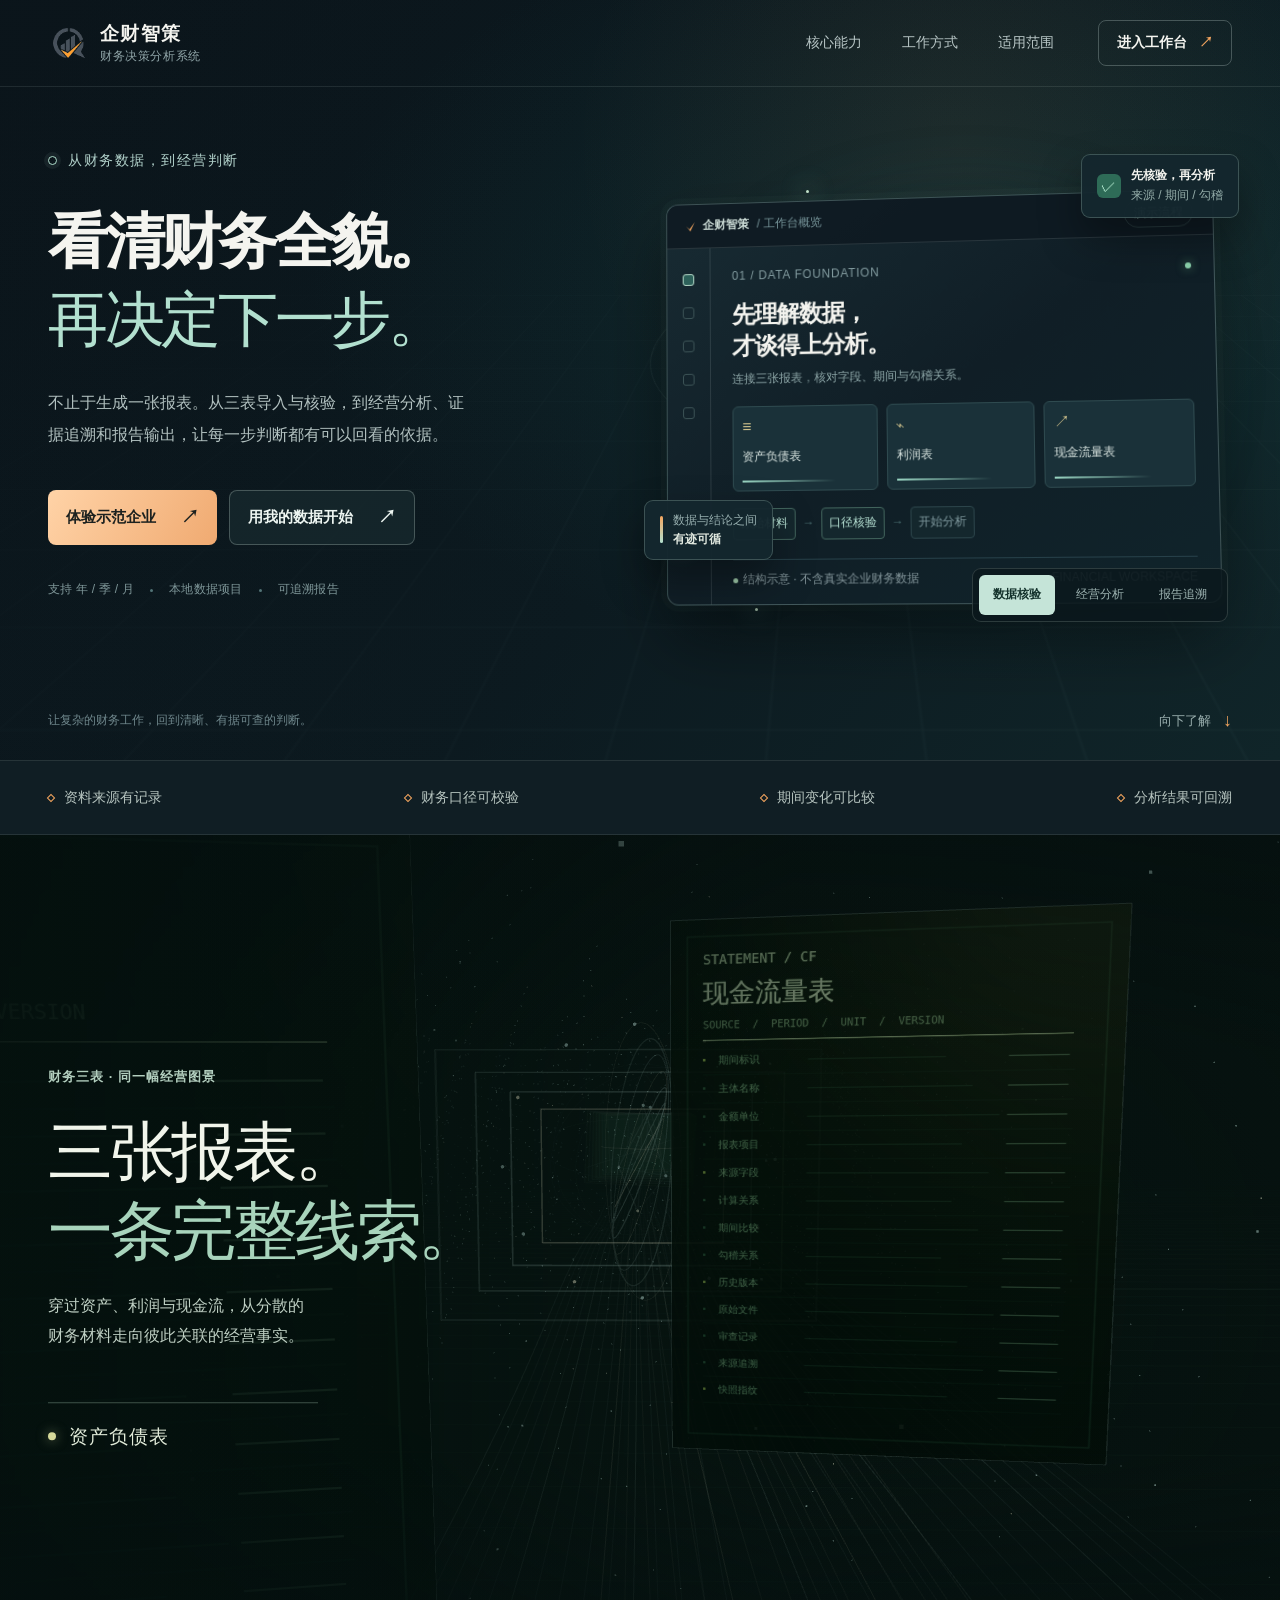
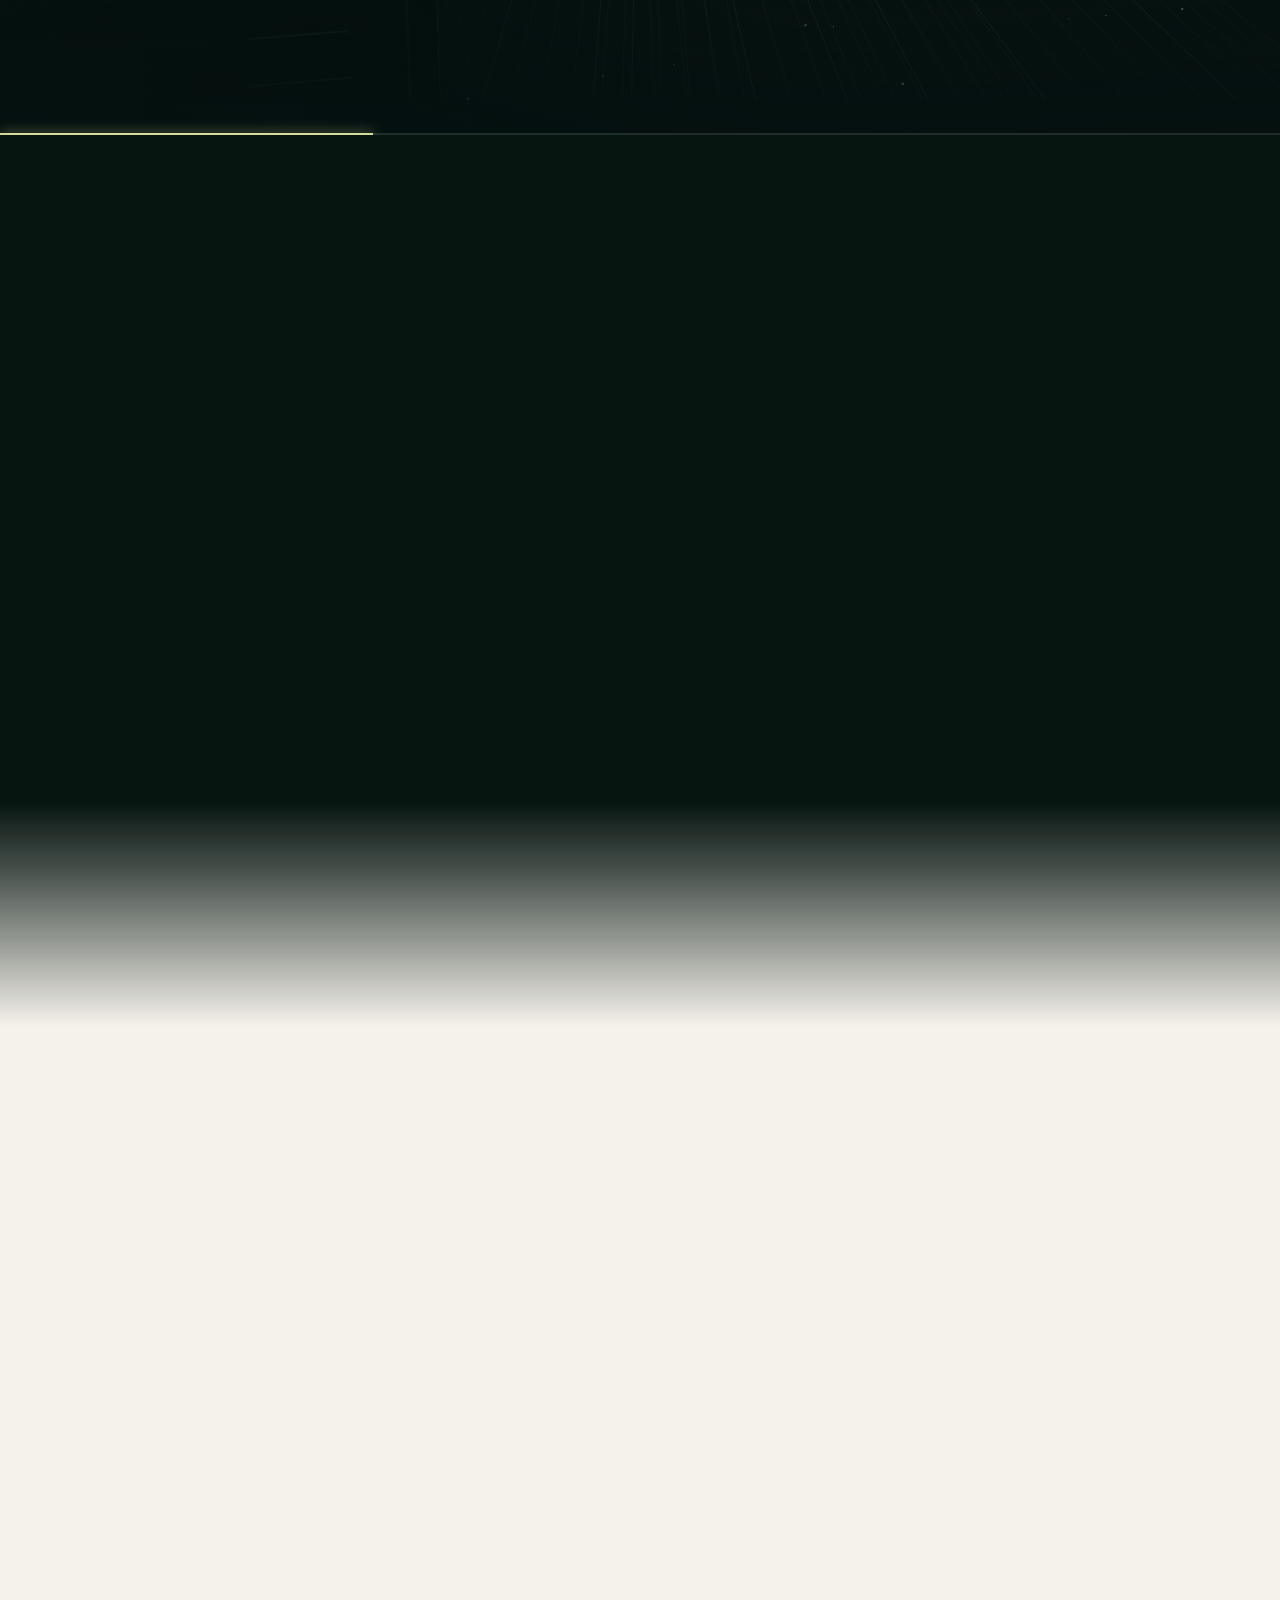
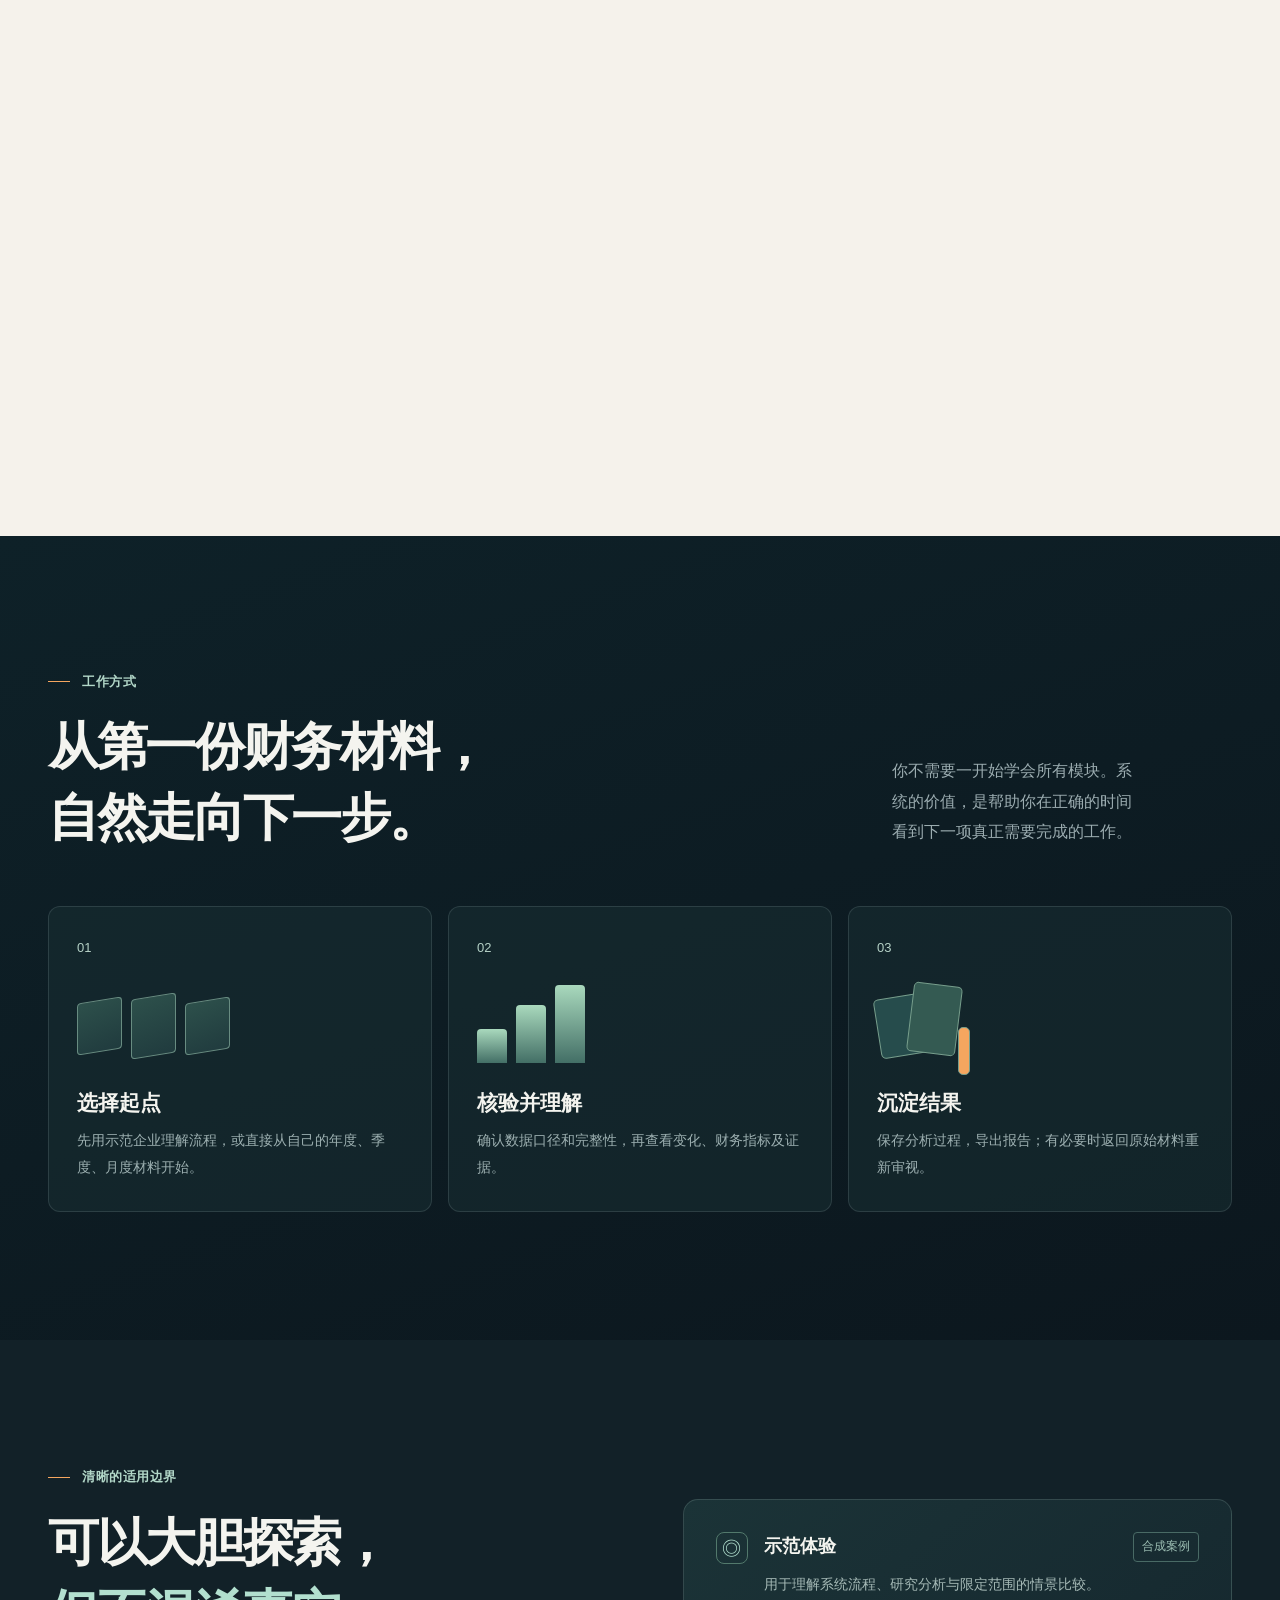
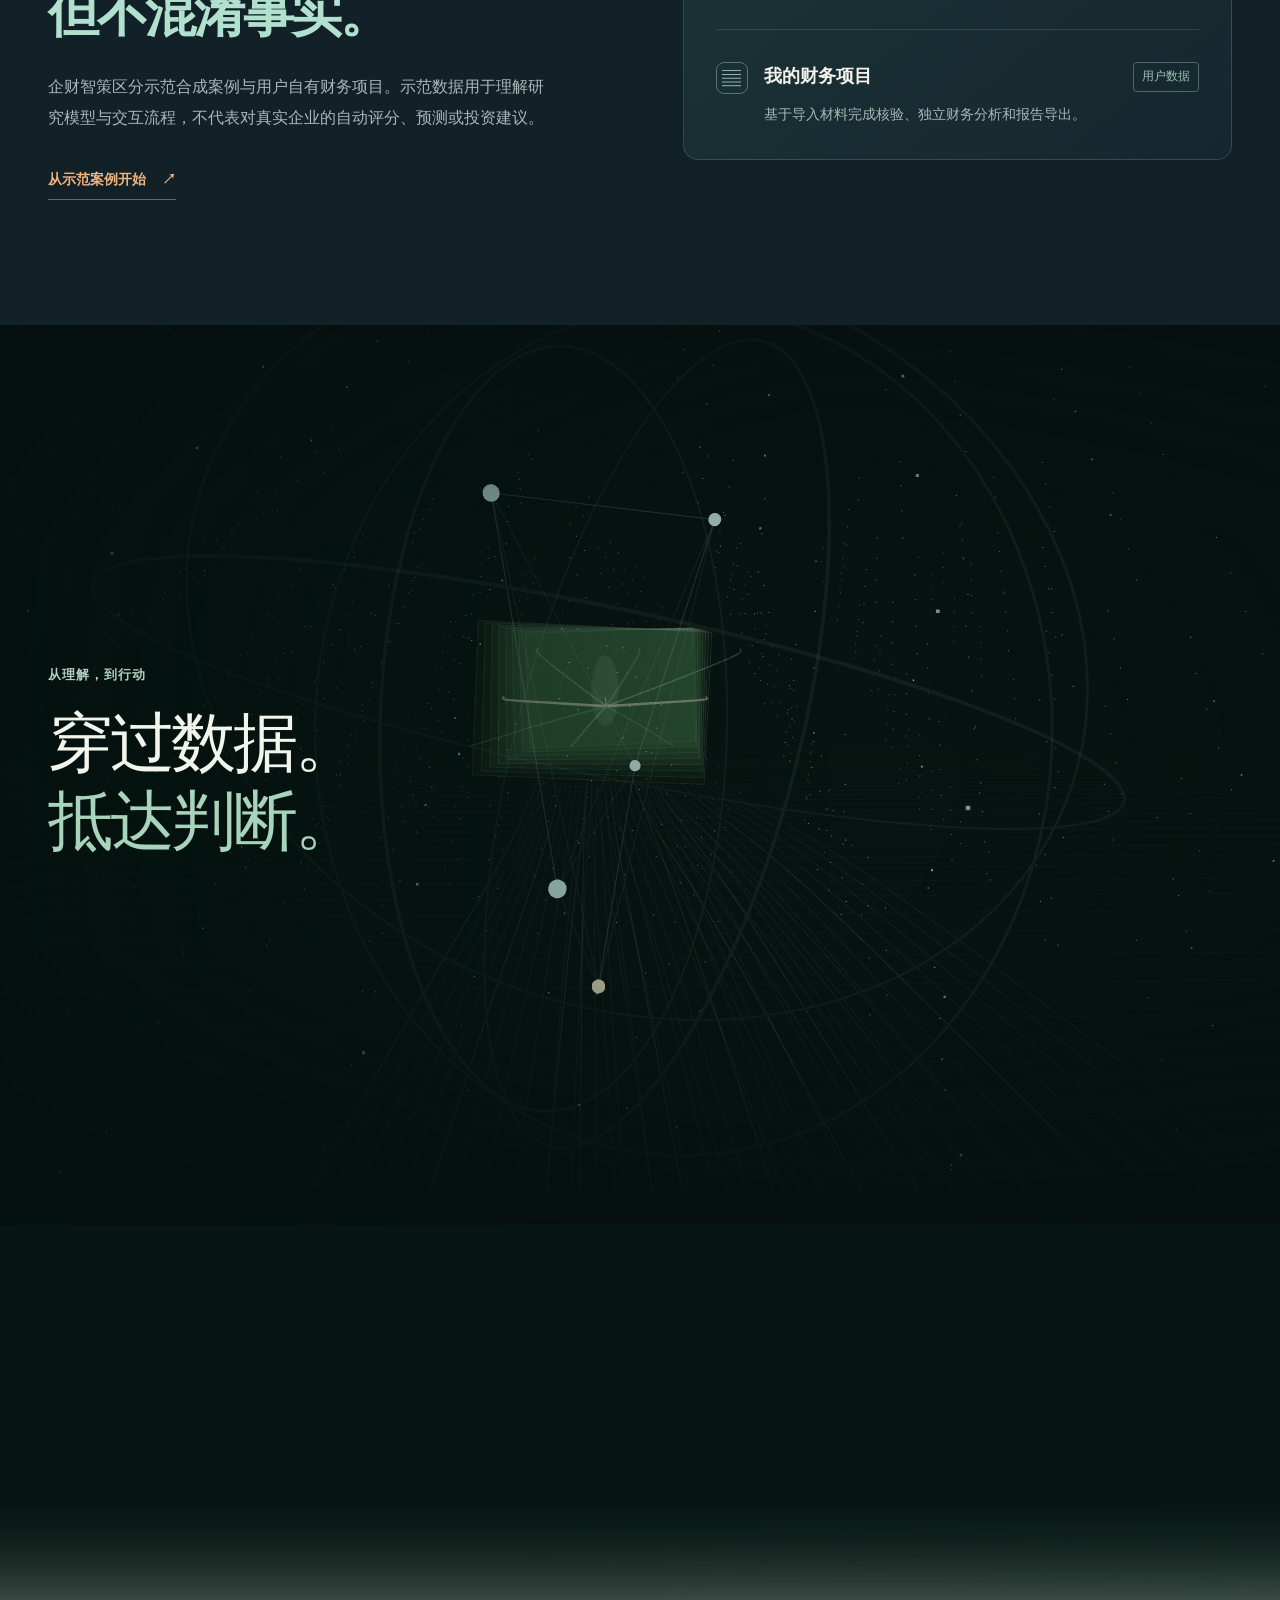
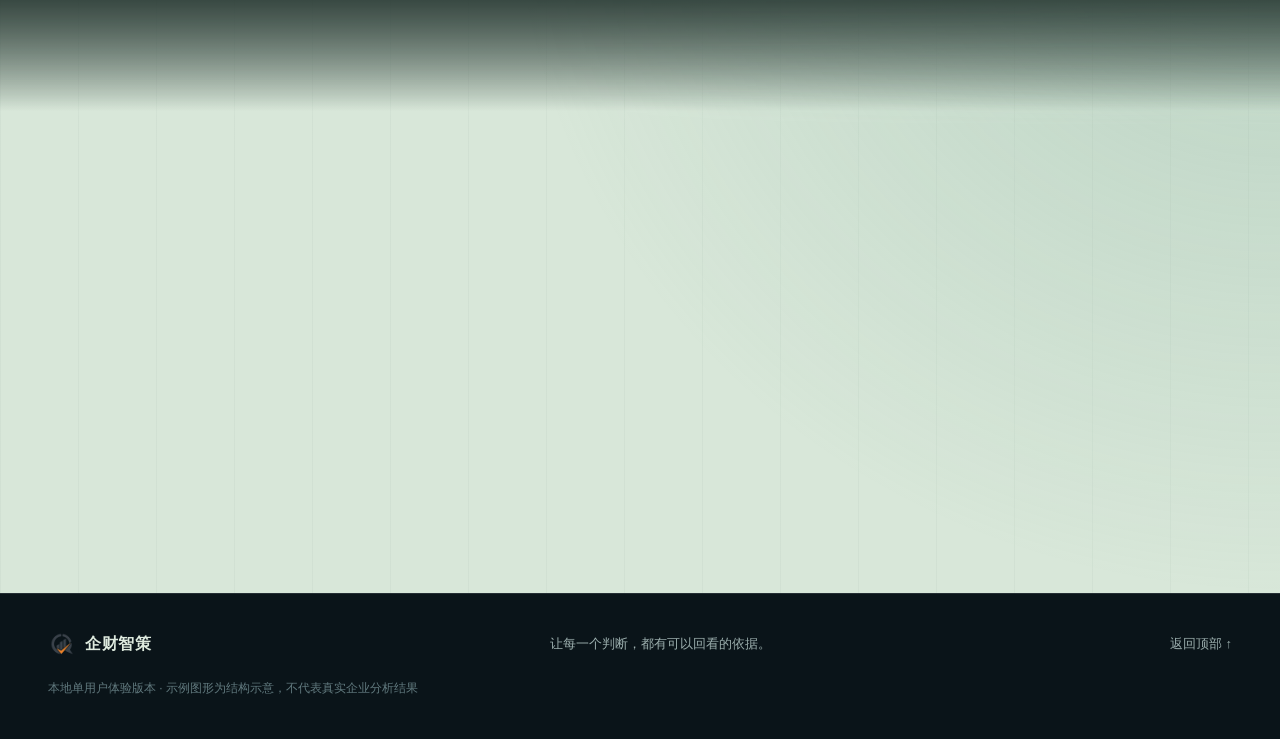
<file: index.html>
<!DOCTYPE html>
<html lang="zh-CN">
<head>
  <meta charset="UTF-8">
  <meta name="viewport" content="width=device-width,initial-scale=1">
  <meta name="description" content="企财智策：将财务三表导入、核验、经营分析与可追溯报告连接起来。支持年度、月度、季度项目，示范体验与自有数据清晰区分。">
  <meta name="theme-color" content="#0c151c">
  <meta property="og:title" content="企财智策｜从财务数据到经营判断">
  <meta property="og:description" content="从看清数据，到理解经营，再到留下有据可查的判断。">
  <link rel="icon" href="./system-logo-square.png" type="image/png">
  <link rel="stylesheet" href="./assets/home-unified.css">
  <link rel="stylesheet" href="./assets/home-cinema-bridge.css">
  <script defer src="./assets/home-unified.js"></script>
  <script defer src="./assets/home-cinema-bridge.js"></script>
  <title>企财智策｜从财务数据到经营判断</title>
</head>
<body>
  <a class="skip" href="#main">跳转到主要内容</a>
  <div class="top-progress" aria-hidden="true"><span id="progress"></span></div>
  <header class="site-header" id="header">
    <div class="nav-wrap container">
      <a class="brand" href="#top" aria-label="企财智策，返回首页顶部">
        <img src="./system-logo-square.png" width="42" height="42" alt="">
        <span class="brand-name">企财智策<small>财务决策分析系统</small></span>
      </a>
      <nav class="nav-main" id="navMain" aria-label="主导航">
        <a href="#capabilities">核心能力</a>
        <a href="#workflow">工作方式</a>
        <a href="#scope">适用范围</a>
      </nav>
      <a class="nav-enter" href="/workspace/journey">进入工作台 <span aria-hidden="true">↗</span></a>
      <button class="nav-toggle" id="navToggle" type="button" aria-expanded="false" aria-controls="navMain" aria-label="展开导航"><span></span><span></span></button>
    </div>
  </header>
  <main id="main">
    <section class="hero" id="top" aria-labelledby="heroTitle">
      <div class="hero-mesh" aria-hidden="true"></div>
      <div class="hero-constellation" aria-hidden="true"><span></span><span></span><span></span><span></span></div>
      <div class="container hero-layout">
        <div class="hero-copy">
          <div class="hero-line"><span class="small-orbit"></span><span>从财务数据，到经营判断</span></div>
          <h1 id="heroTitle">看清财务全貌。<br><span>再决定下一步。</span></h1>
          <p class="hero-intro">不止于生成一张报表。从三表导入与核验，到经营分析、证据追溯和报告输出，让每一步判断都有可以回看的依据。</p>
          <div class="hero-ctas">
            <a class="btn btn-primary" href="/workspace/journey">体验示范企业 <span aria-hidden="true">↗</span></a>
            <a class="btn btn-secondary" href="/workspace/ingest">用我的数据开始 <span aria-hidden="true">↗</span></a>
          </div>
          <div class="hero-meta" aria-label="产品核心特性"><span>支持 年 / 季 / 月</span><i></i><span>本地数据项目</span><i></i><span>可追溯报告</span></div>
        </div>
        <div class="hero-visual" aria-label="系统工作流程界面示意，可切换查看不同工作环节">
          <div class="visual-atmosphere" aria-hidden="true"></div>
          <div class="orbit orbit-1" aria-hidden="true"></div><div class="orbit orbit-2" aria-hidden="true"></div>
          <div class="visual-spark one" aria-hidden="true"></div><div class="visual-spark two" aria-hidden="true"></div>
          <div class="product-window">
            <div class="window-top"><span class="window-brand"><span class="window-mark"></span> 企财智策 <small>/ 工作台概览</small></span><span class="window-mode">演示流程</span></div>
            <div class="window-content">
              <aside class="window-side" aria-hidden="true"><span class="side-dot selected"></span><span class="side-dot"></span><span class="side-dot"></span><span class="side-dot"></span><span class="side-dot"></span></aside>
              <div class="window-stage">
                <div class="window-head"><span id="stageEyebrow">01 / DATA FOUNDATION</span><span class="window-tiny-dot"></span></div>
                <h2 id="stageTitle">先理解数据，<br>才谈得上分析。</h2>
                <p id="stageDesc">连接三张报表，核对字段、期间与勾稽关系。</p>
                <div class="stage-content" id="stageContent" aria-live="polite">
                  <div class="statement-grid">
                    <div class="statement"><span class="st-icon">≡</span><strong>资产负债表</strong><span class="st-bar"></span></div>
                    <div class="statement"><span class="st-icon">⌁</span><strong>利润表</strong><span class="st-bar"></span></div>
                    <div class="statement"><span class="st-icon">↗</span><strong>现金流量表</strong><span class="st-bar"></span></div>
                  </div>
                  <div class="process-line"><span class="node active">原始材料</span><b>→</b><span class="node active">口径核验</span><b>→</b><span class="node">开始分析</span></div>
                </div>
                <div class="window-foot"><span><i></i> 结构示意 · 不含真实企业财务数据</span><span>FINANCIAL WORKSPACE</span></div>
              </div>
            </div>
          </div>
          <div class="visual-float float-a" aria-hidden="true"><span class="float-mark">✓</span><div><strong>先核验，再分析</strong><small>来源 / 期间 / 勾稽</small></div></div>
          <div class="visual-float float-b" aria-hidden="true"><span class="float-line"></span><span>数据与结论之间<br><b>有迹可循</b></span></div>
          <div class="stage-switch" role="tablist" aria-label="预览不同工作环节">
            <button class="stage-tab active" type="button" role="tab" aria-selected="true" data-stage="0">数据核验</button>
            <button class="stage-tab" type="button" role="tab" aria-selected="false" data-stage="1">经营分析</button>
            <button class="stage-tab" type="button" role="tab" aria-selected="false" data-stage="2">报告追溯</button>
          </div>
        </div>
      </div>
      <div class="hero-bottom container"><span>让复杂的财务工作，回到清晰、有据可查的判断。</span><a href="#capabilities" aria-label="向下了解核心能力">向下了解 <span aria-hidden="true">↓</span></a></div>
    </section>

    <div class="quality-strip" aria-label="产品设计原则"><div class="container quality-grid"><span>资料来源有记录</span><span>财务口径可校验</span><span>期间变化可比较</span><span>分析结果可回溯</span></div></div>
    <section class="cinematic-scroll cinematic-three" id="three-statement-journey" aria-labelledby="threeStatementTitle">
      <div class="cinematic-sticky">
        <div class="cinematic-fallback three-fallback" aria-hidden="true">
          <div class="fallback-plane plane-one"><span>资产负债表</span><i></i><i></i><i></i><i></i><i></i></div>
          <div class="fallback-plane plane-two"><span>利润表</span><i></i><i></i><i></i><i></i><i></i></div>
          <div class="fallback-plane plane-three"><span>现金流量表</span><i></i><i></i><i></i><i></i><i></i></div>
        </div>
        <div class="cinema-frame" data-cinema="statements" aria-hidden="true"></div>
        <div class="cinematic-vignette" aria-hidden="true"></div>
        <div class="cinematic-copy container">
          <span class="cinematic-kicker">财务三表 · 同一幅经营图景</span>
          <h2 id="threeStatementTitle">三张报表。<br><em>一条完整线索。</em></h2>
          <p>穿过资产、利润与现金流，从分散的财务材料走向彼此关联的经营事实。</p>
          <div class="cinematic-current" aria-live="off"><span class="cinema-accent-dot"></span><strong id="cinemaStatementName">资产负债表</strong></div>
        </div>
        <div class="cinematic-progress" aria-hidden="true"><span></span></div>
      </div>
    </section>

    <section class="section capabilities" id="capabilities" aria-labelledby="capabilitiesTitle">
      <div class="container">
        <div class="section-heading"><span class="eyebrow"><span class="eyebrow-line"></span> 核心能力</span><h2 id="capabilitiesTitle">真正有价值的分析，<br><em>始于可信的数据。</em></h2><p>不是把功能堆成菜单，而是将财务工作的关键环节接成一条清晰的链路。</p></div>
        <div class="feature-grid">
          <article class="feature feature-large">
            <div class="feature-content"><div class="feature-index">01 <span>数据基础</span></div><h3>三表汇合，<br>先把来路讲清楚。</h3><p>支持年度及独立月度、季度项目，核对字段映射、金额单位、期间完整性与会计关系。</p></div>
            <div class="file-diagram" aria-label="资产负债表、利润表和现金流量表进入一致性检查"><div class="file-layers"><span>资产负债表</span><span>利润表</span><span>现金流量表</span></div><div class="file-link"></div><div class="file-verify"><div class="verify-symbol">✓</div><span>字段与口径核验</span><small>异常优先呈现</small></div></div>
          </article>
          <article class="feature feature-period">
            <div class="feature-content"><div class="feature-index">02 <span>经营变化</span></div><h3>从年度趋势，<br>看到期间的变化。</h3><p>按年、季度、月份观察经营数据。不把累计值误作当期值，也不为缺失月份虚构数据。</p></div>
            <div class="period-graph" aria-hidden="true"><svg viewBox="0 0 420 152" preserveAspectRatio="none"><path class="graph-grid" d="M0 38 H420 M0 76 H420 M0 114 H420"/><path class="graph-shadow" d="M0 125 C45 116 67 125 110 93 S173 101 210 70 S289 96 318 56 S372 69 420 27 L420 152 L0 152Z"/><path class="graph-line" d="M0 125 C45 116 67 125 110 93 S173 101 210 70 S289 96 318 56 S372 69 420 27"/><circle cx="318" cy="56" r="5" /></svg><div class="graph-terms"><span>YEAR</span><span>QUARTER</span><span>MONTH</span></div></div>
          </article>
          <article class="feature feature-evidence">
            <div class="feature-content"><div class="feature-index">03 <span>报告与证据</span></div><h3>每个结论，<br>都应经得起回看。</h3><p>从指标回到公式、来源和期间，保存项目与分析材料，导出可交付的报告。</p></div>
            <div class="evidence-graphic" aria-hidden="true"><span class="ev-report"><i></i><i></i><i></i><i></i></span><span class="ev-link"></span><span class="ev-search">⌕</span><span class="ev-label">来源 · 公式 · 期间</span></div>
          </article>
        </div>
      </div>
    </section>

    <section class="section workflow" id="workflow" aria-labelledby="workflowTitle"><div class="container">
      <div class="workflow-top"><div><span class="eyebrow"><span class="eyebrow-line"></span> 工作方式</span><h2 id="workflowTitle">从第一份财务材料，<br>自然走向下一步。</h2></div><p>你不需要一开始学会所有模块。系统的价值，是帮助你在正确的时间看到下一项真正需要完成的工作。</p></div>
      <div class="workflow-track">
        <article><span class="work-number">01</span><div class="work-glyph glyph-1" aria-hidden="true"><span></span><span></span><span></span></div><h3>选择起点</h3><p>先用示范企业理解流程，或直接从自己的年度、季度、月度材料开始。</p></article>
        <article><span class="work-number">02</span><div class="work-glyph glyph-2" aria-hidden="true"><span></span><span></span><span></span></div><h3>核验并理解</h3><p>确认数据口径和完整性，再查看变化、财务指标及证据。</p></article>
        <article><span class="work-number">03</span><div class="work-glyph glyph-3" aria-hidden="true"><span></span><span></span><span></span></div><h3>沉淀结果</h3><p>保存分析过程，导出报告；有必要时返回原始材料重新审视。</p></article>
      </div>
    </div></section>

    <section class="section scope" id="scope" aria-labelledby="scopeTitle"><div class="container scope-layout">
      <div class="scope-copy"><span class="eyebrow"><span class="eyebrow-line"></span> 清晰的适用边界</span><h2 id="scopeTitle">可以大胆探索，<br><em>但不混淆事实。</em></h2><p>企财智策区分示范合成案例与用户自有财务项目。示范数据用于理解研究模型与交互流程，不代表对真实企业的自动评分、预测或投资建议。</p><a class="text-arrow" href="/workspace/journey">从示范案例开始 <span aria-hidden="true">↗</span></a></div>
      <div class="scope-panel"><div class="scope-row"><span class="scope-icon">◎</span><div><strong>示范体验</strong><p>用于理解系统流程、研究分析与限定范围的情景比较。</p></div><span class="scope-tag">合成案例</span></div><div class="scope-divider"></div><div class="scope-row"><span class="scope-icon">▤</span><div><strong>我的财务项目</strong><p>基于导入材料完成核验、独立财务分析和报告导出。</p></div><span class="scope-tag">用户数据</span></div></div>
    </div></section>
    <section class="cinematic-scroll cinematic-lens" id="final-lens-journey" aria-labelledby="lensJourneyTitle">
      <div class="cinematic-sticky">
        <div class="cinematic-fallback lens-fallback" aria-hidden="true"><div class="fallback-aura"></div><div class="fallback-lens"></div><div class="fallback-ring"></div></div>
        <div class="cinema-frame" data-cinema="lens" aria-hidden="true"></div>
        <div class="cinematic-vignette" aria-hidden="true"></div>
        <div class="lens-copy container"><span class="cinematic-kicker">从理解，到行动</span><h2 id="lensJourneyTitle">穿过数据。<br><em>抵达判断。</em></h2></div>
        <div class="lens-handoff" aria-hidden="true"></div>
      </div>
    </section>

    <section class="closing" id="start" aria-labelledby="startTitle"><div class="container closing-inner">
      <div class="closing-halo" aria-hidden="true"></div><span class="eyebrow">现在，开始一次真正有依据的分析</span><h2 id="startTitle">从这里，<br>看见更清晰的下一步。</h2><p class="closing-summary"><span>先体验示范企业，或导入自己的财务材料。</span><span>两条路径，同一套工作台；数据来源始终区分。</span></p>
      <div class="start-grid"><a href="/workspace/journey" class="start-path"><span>第一次体验 · 推荐</span><strong>先体验示范企业</strong><small>了解数据、分析与报告的完整工作方式</small><b aria-hidden="true">↗</b></a><a href="/workspace/ingest" class="start-path"><span>已有财务材料</span><strong>用我的数据开始</strong><small>创建项目并导入年度、季度或月度财务三表</small><b aria-hidden="true">↗</b></a></div>
    </div></section>
  </main>
  <footer class="footer"><div class="container footer-layout"><div class="footer-brand"><img src="./system-logo-square.png" alt="" width="28" height="28"><span>企财智策</span></div><span>让每一个判断，都有可以回看的依据。</span><a href="#top">返回顶部 ↑</a></div><p class="footer-note container">本地单用户体验版本 · 示例图形为结构示意，不代表真实企业分析结果</p></footer>
</body>
</html>
</file>
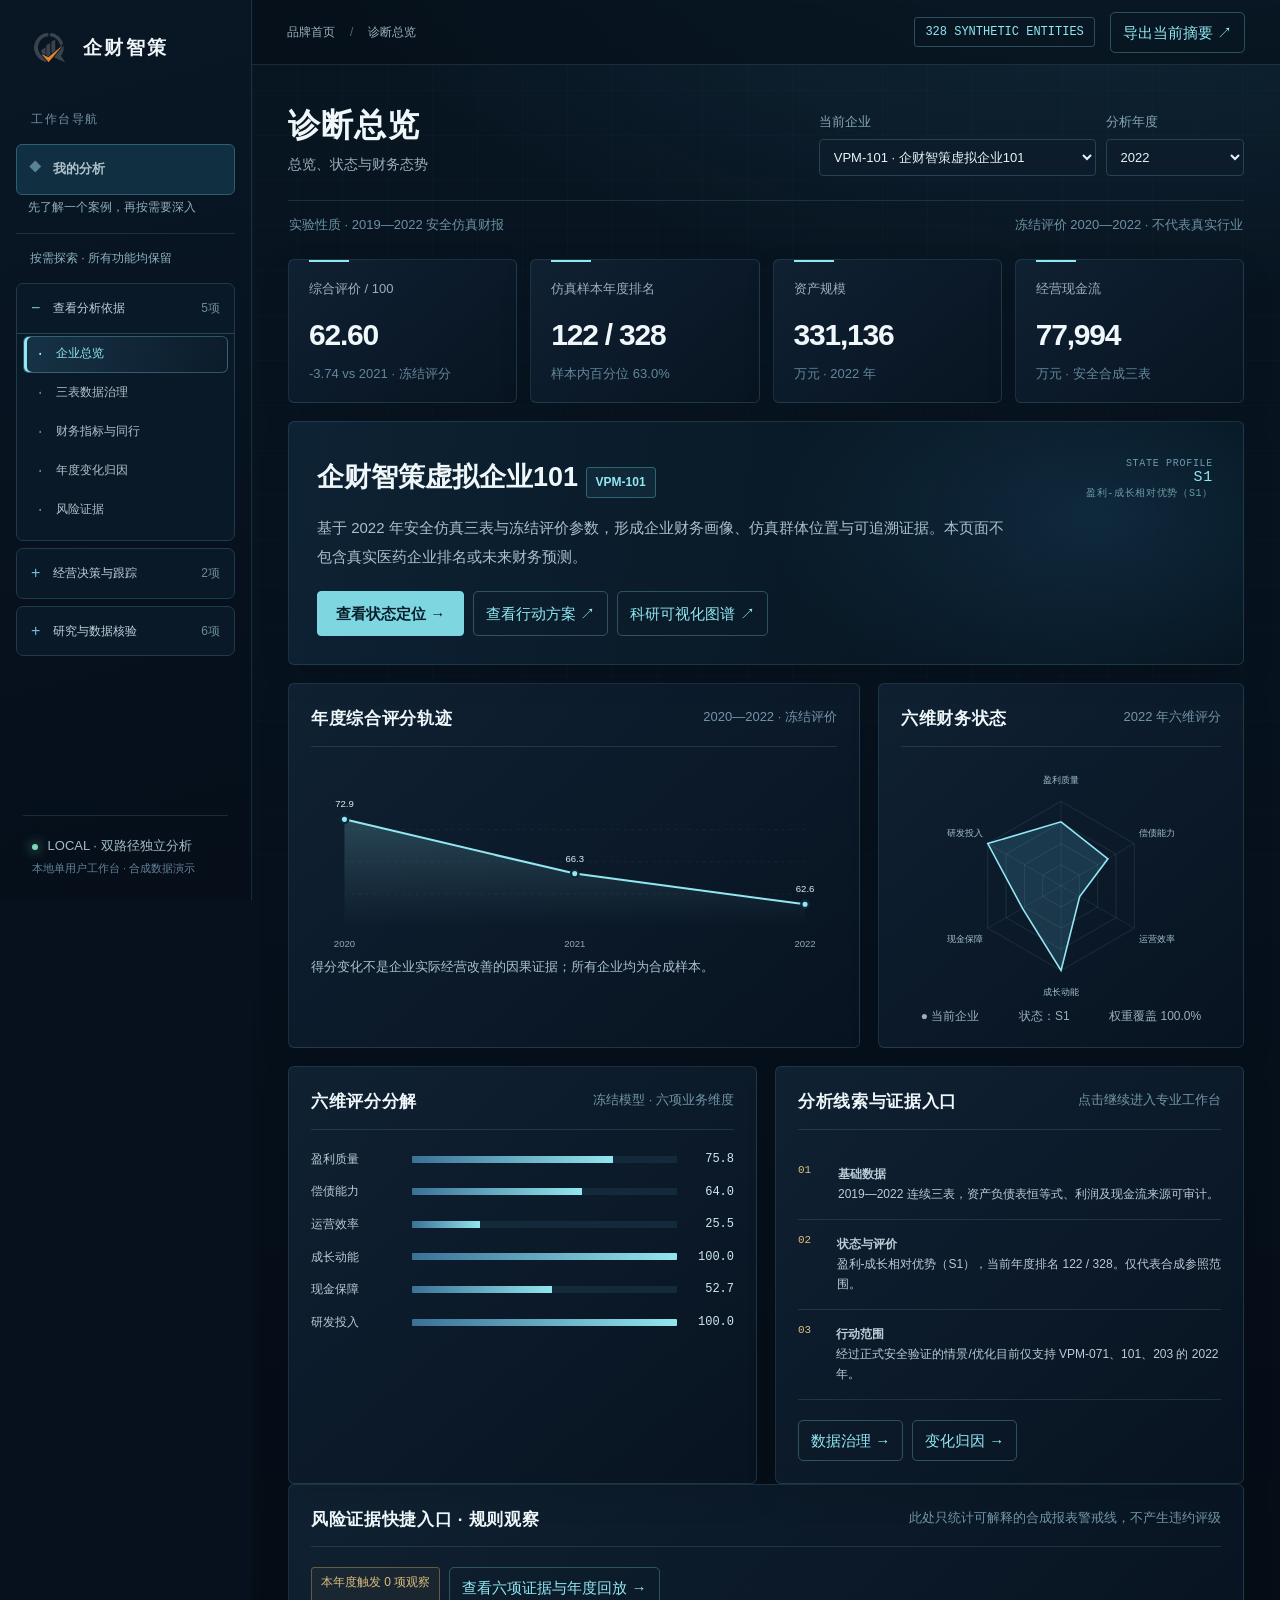
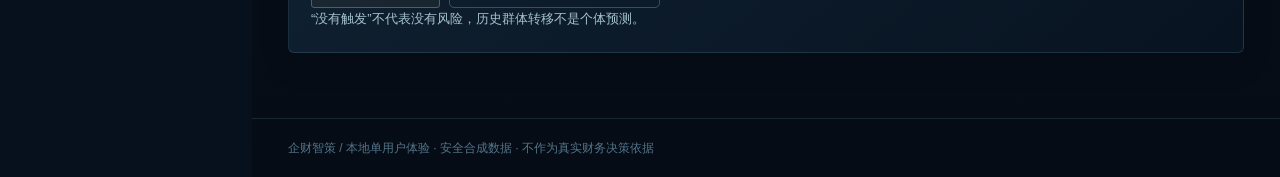
<file: workspace/index.html>
<!doctype html><html lang="zh-CN"><head><meta charset="UTF-8"/><meta name="viewport" content="width=device-width, initial-scale=1"/><title>企财智策 · 财务分析工作台</title><link rel="icon" href="/system-logo-square.png"/><link rel="stylesheet" href="/workspace/style.css"/></head><body>
<div id="loading">正在读取本地合成演示数据…</div>
<div class="app" id="app" hidden>
<aside class="sidebar">
 <a class="brand" href="/"><img src="/system-logo-square.png" alt="企财智策"/><div><b>企财智策</b></div></a>
 <div class="nav-title">工作台导航</div>
 <nav id="navigation"></nav>
 <div class="sidebar-end"><span class="status-dot"></span> LOCAL · 双路径独立分析<br/><small>本地单用户工作台 · 合成数据演示</small></div>
</aside>
<div class="main-frame">
 <header class="header"><div class="crumb"><a href="/">品牌首页</a><span>/</span><span id="current-nav">诊断总览</span></div><div class="header-right"><span class="header-pill">328 SYNTHETIC ENTITIES</span><button class="subtle-btn" id="report-shortcut">导出当前摘要 ↗</button></div></header>
 <main class="content">
  <div class="toolbar"><div><h1 id="screen-title">诊断总览</h1><div class="lead" id="screen-description"></div></div><div class="filters"><label>当前企业 <select id="company-select"></select></label><label>分析年度 <select id="year-select"><option value="2022">2022</option><option value="2021">2021</option><option value="2020">2020</option></select></label></div></div>
  <div class="content-stamp"><span>合成演示数据 · 2019—2022</span><span>示范分析范围 2020—2022 · 不代表真实行业</span></div>
  <div id="screen"></div>
 </main>
 <footer>企财智策 · 个人独立开发项目 / 合成样例仅用于功能演示，报告不构成专业审计或投资建议</footer>
</div>
</div>
<script src="/workspace/research.js" defer></script><script src="/workspace/research_robust.js" defer></script><script src="/workspace/research_joint.js" defer></script><script src="/workspace/research_evidence.js" defer></script><script src="/workspace/report_studio.js" defer></script><script src="/workspace/diagnostics.js" defer></script><script src="/workspace/data_governance.js" defer></script><script src="/workspace/user_insights.js" defer></script><script src="/workspace/project_archive.js" defer></script><script src="/workspace/report_registry.js" defer></script><script src="/workspace/project_store_client.js" defer></script><script src="/workspace/continuity_analysis.js" defer></script><script src="/workspace/case_workflow.js" defer></script><script src="/workspace/experience_delivery.js" defer></script><script src="/workspace/import_guard.js" defer></script><script src="/workspace/period_analysis.js" defer></script><script src="/workspace/period_ui.js" defer></script><script src="/workspace/user_financials.js" defer></script><script src="/workspace/disclosure_reconcile.js" defer></script><script src="/workspace/pdf_auto.js" defer></script><script src="/workspace/sec_edgar.js" defer></script><script src="/workspace/cn_disclosure.js" defer></script><script src="/workspace/workflow.js" defer></script><script src="/workspace/app.js" defer></script>
</body></html>
</file>
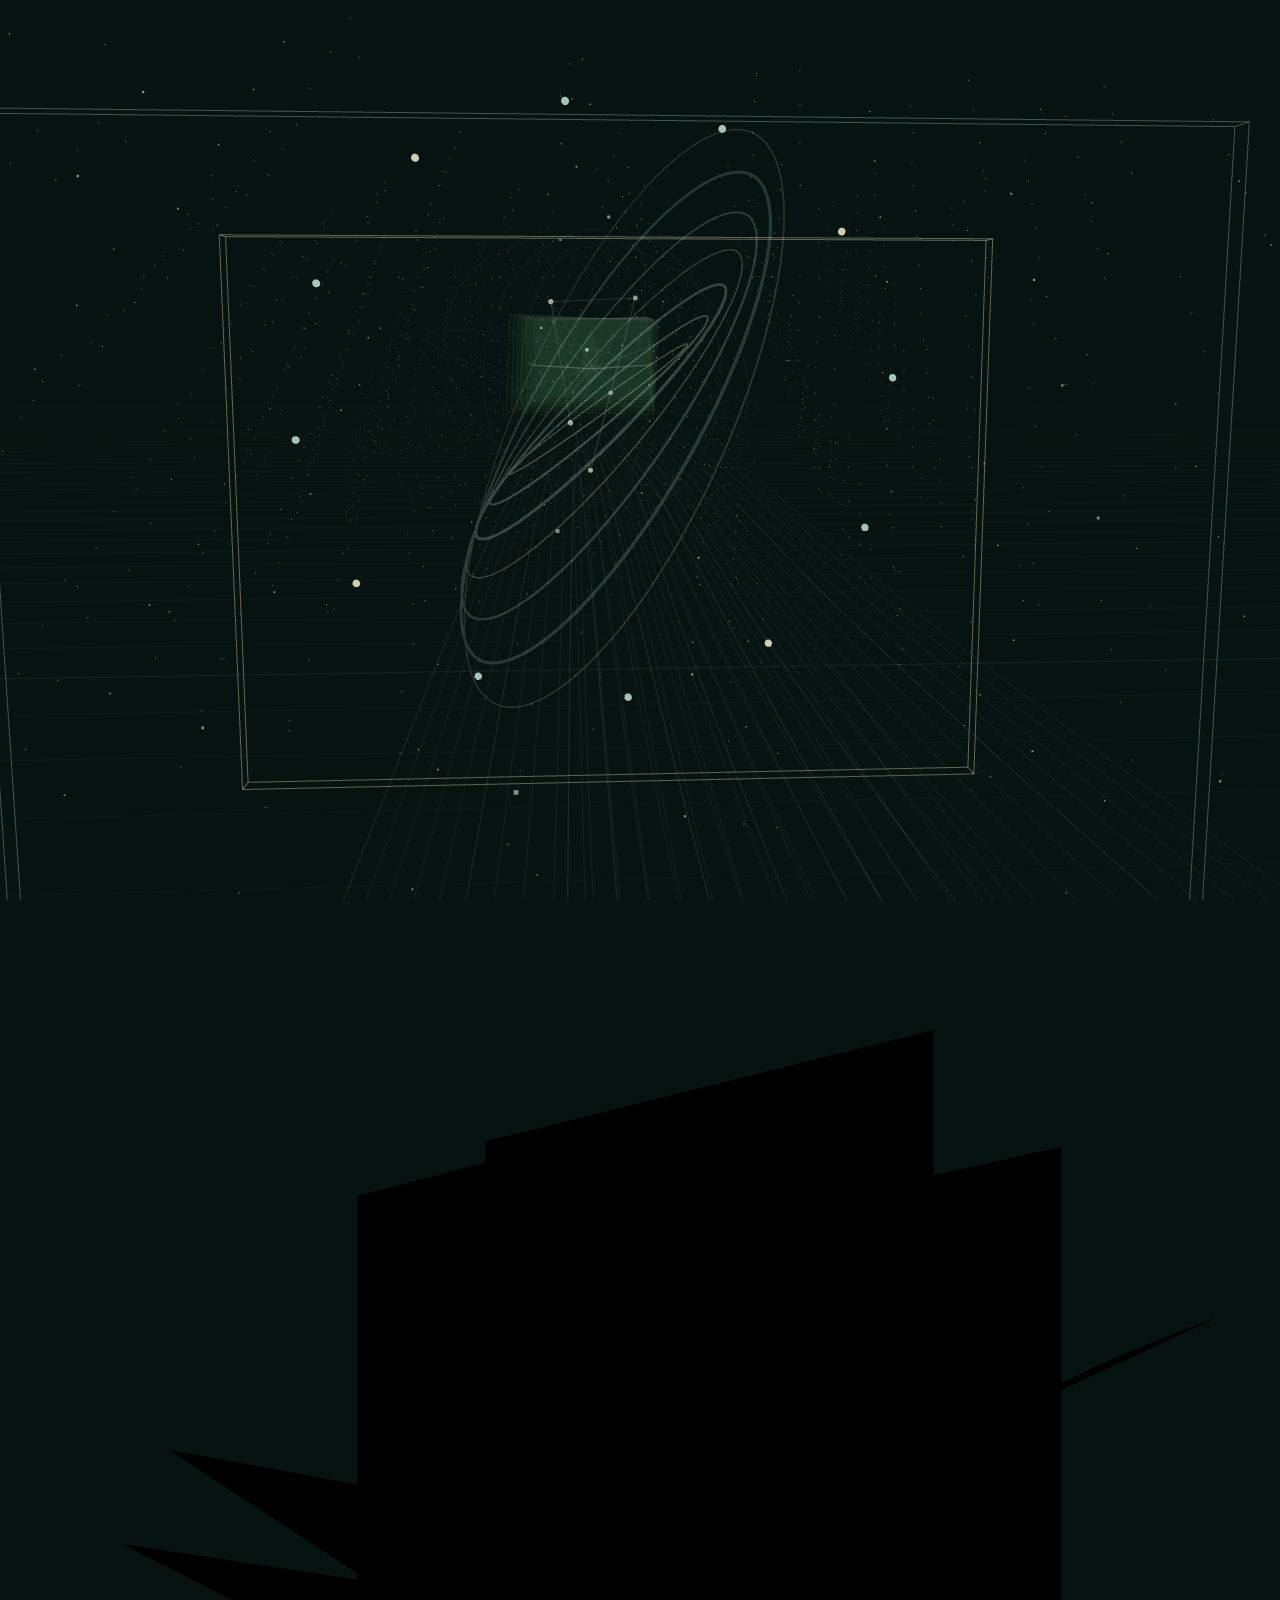
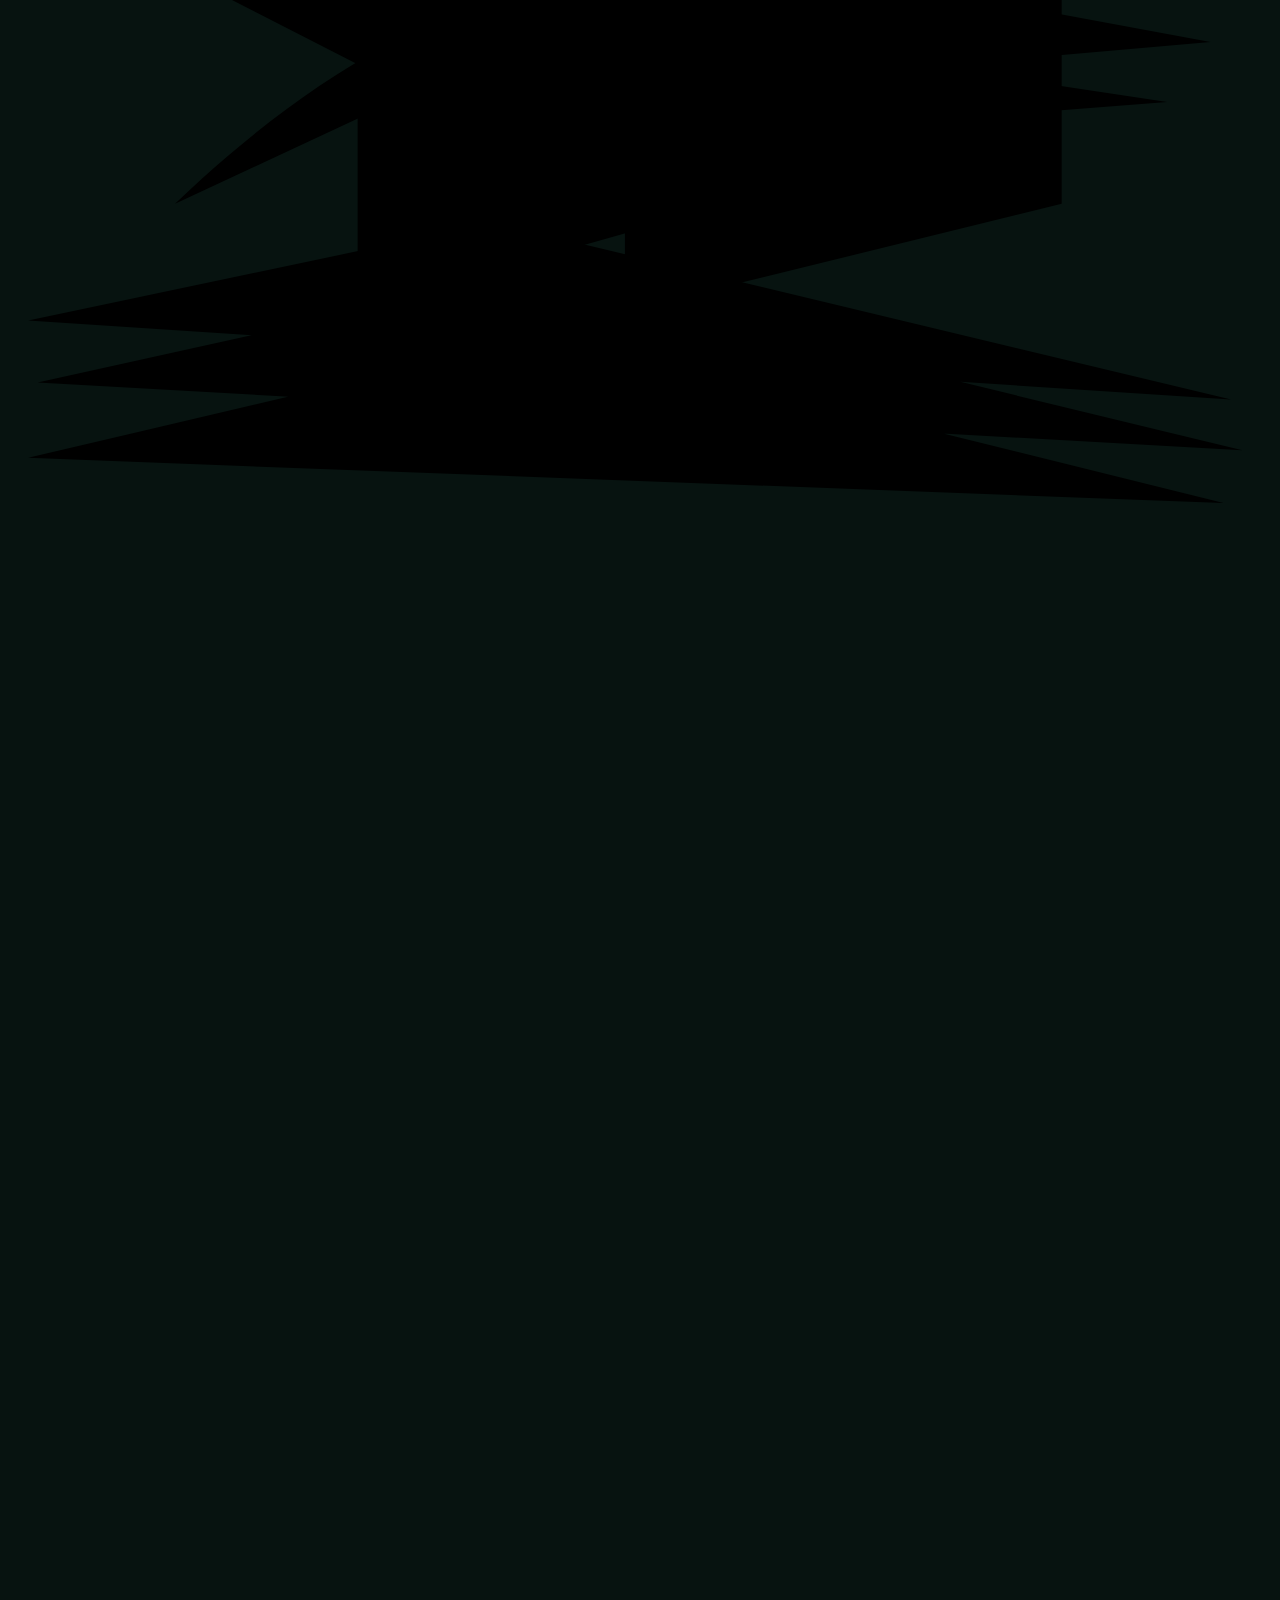
<file: effects/cinematic-scene.html>
<!doctype html>
<html lang="zh-CN">
  <head>
    <meta charset="UTF-8" />
    <meta name="viewport" content="width=device-width, initial-scale=1.0" />
    <meta name="theme-color" content="#07100e" />
    <meta name="description" content="企财智策财务三表与折射视觉场景：从财务三表与数据核验，穿越期间、经营诊断、决策推演与证据链。" />
    <link rel="icon" type="image/png" href="../system-logo-square.png" />
    <title>企财智策 · 从财务数据到经营决策</title>
    <script type="module" crossorigin src="../assets/cinema-scene.bundle.js"></script>
    <link rel="stylesheet" crossorigin href="../assets/cinema-scene.css">
  
  <style id="qcz-scene-isolation">
    html {scroll-behavior:auto!important;scrollbar-width:none!important}
    html::-webkit-scrollbar,body::-webkit-scrollbar{display:none!important}
    body, html {background:#071310!important;margin:0!important}
    .nav,.skip,.chapter,.chapter-rail,.frame,.stage-graticule,.stage-noise,
    .telemetry,.scroll-cue,.launch,.chapter-rail,.fact-strip,#webglWarning{display:none!important}
    .journey{height:860vh!important;min-height:0!important}
    .stage{height:100vh!important;min-height:0!important;background:#071310!important}
    .wash{opacity:.35!important;pointer-events:none}
    #world{width:100%!important;height:100%!important}
    body{overflow-x:hidden!important}
    @media (prefers-reduced-motion:reduce){.fallback{opacity:1!important}}
  </style>
  <script>
    // Isolated Three.js scene: only accepts seek messages from its own parent origin.
    (()=>{
      const clamp=(v)=>Math.max(0,Math.min(1,Number(v)||0));
      const sceneType=new URLSearchParams(location.search).get('scene')==='lens'?'lens':'statements';
      const range=sceneType==='lens'?[.835,1]:[.012,.289];
      let lastValue=0,ready=false;
      function gotoFrame(normalized){
        lastValue=clamp(normalized);
        const origin=document.querySelector('#origin');
        if(!origin)return;
        const y=(range[0]+(range[1]-range[0])*lastValue)*Math.max(1,origin.offsetHeight-innerHeight);
        scrollTo(0,y);
        // The existing ScrollTrigger listens for scroll position and keeps original easing.
      }
      addEventListener('message',event=>{
        if(event.origin!==location.origin || event.source!==parent || !event.data || event.data.type!=='qcz-cinema-seek')return;
        if(event.data.scene!==sceneType)return;
        gotoFrame(event.data.progress);
      });
      addEventListener('load',()=>{
        gotoFrame(lastValue);
        setTimeout(()=>{
          ready=true;
          parent.postMessage({type:'qcz-cinema-ready',scene:sceneType,webgl:!!document.querySelector('.stage.has-webgl')},location.origin);
        },200);
      });
    })();
  </script>
</head>
  <body>
    <a class="skip" href="#launch">跳过沉浸场景，直接选择入口</a>
    <header class="nav" aria-label="主导航">
      <a class="brand" href="#origin" aria-label="返回企财智策首页起点"><span class="brand-mark"><img src="../system-logo.png" alt="" width="40" height="40" /></span><span><b>企财智策</b></span></a>
      <div class="nav-status"><i></i><span id="navChapter">ORIGIN / 01</span></div>
      <a class="nav-link" href="#launch" aria-label="进入工作台"><span class="nav-link-label">进入工作台</span><span aria-hidden="true">↗</span></a>
    </header>

    <main>
      <section id="origin" class="journey" aria-labelledby="hero-title">
        <div class="stage" id="stage">
          <canvas id="world" aria-hidden="true"></canvas>
          <div class="fallback" aria-hidden="true"><div class="fallback-grid"></div><div class="fallback-orbit"></div>
            <svg class="fallback-architecture" viewBox="0 0 680 660" preserveAspectRatio="xMidYMid meet">
              <defs>
                <linearGradient id="folioFill" x1="0" y1="0" x2="1" y2="1"><stop offset="0" stop-color="#92c8ae" stop-opacity=".20"/><stop offset="1" stop-color="#20382f" stop-opacity=".02"/></linearGradient>
                <linearGradient id="folioStroke" x1="0" x2="1"><stop stop-color="#bbd8bb" stop-opacity=".1"/><stop offset=".7" stop-color="#d8dfaa" stop-opacity=".7"/><stop offset="1" stop-color="#bbd8bb" stop-opacity=".12"/></linearGradient>
              </defs>
              <g class="fa-lines"><path d="M15 540 L262 488 L654 582 M20 573 L277 516 L660 609 M15 613 L291 548 L650 637"/><path d="M65 340 L280 450 L620 424 M90 290 L292 423 L643 392"/><path d="M130 648 L345 165 M270 648 L397 150 M420 648 L445 130 M590 648 L500 114"/></g>
              <g class="fa-sheet fa-sheet--back"><path d="M332 180 L564 129 L564 478 L332 535 Z"/><path d="M356 226 L542 185 M356 248 L527 212 M356 270 L526 238 M356 305 L526 273 M356 326 L519 302 M356 350 L533 329 M356 390 L533 370"/><text x="356" y="215">CF / CASH FLOW</text></g>
              <g class="fa-sheet fa-sheet--middle"><path d="M258 126 L496 67 L496 424 L258 490 Z"/><path d="M284 178 L464 130 M284 218 L454 180 M284 245 L466 209 M284 272 L449 244 M284 309 L465 276 M284 341 L462 310 M284 379 L456 348"/><text x="284" y="164">IS / INCOME</text></g>
              <g class="fa-sheet fa-sheet--front"><path d="M190 155 L437 91 L437 464 L190 534 Z"/><path d="M216 215 L408 160 M216 249 L405 195 M216 279 L405 225 M216 318 L396 265 M216 350 L405 300 M216 393 L410 342 M216 426 L411 379"/><text x="216" y="203">BS / BALANCE SHEET</text></g>
              <path class="fa-signal" d="M93 478 C193 382 277 358 376 333 S546 255 646 220"/>
              <g class="fa-target"><circle cx="376" cy="333" r="7"/><circle cx="376" cy="333" r="22"/></g>
            </svg>
          </div>
          <div class="wash" aria-hidden="true"></div>
          <div class="stage-noise" aria-hidden="true"></div>
          <div class="stage-graticule" aria-hidden="true"><span>FINANCIAL INTELLIGENCE / ATLAS</span><span>001 — 007</span></div>
          <div class="frame" aria-hidden="true"><i></i><i></i><i></i><i></i></div>
          <nav class="chapter-rail" aria-label="首页章节定位">
            <button type="button" data-jump="0" class="active" aria-label="进入首屏"><span>00</span><i></i><em>序章</em></button>
            <button type="button" data-jump="1" aria-label="跳转数据接入"><span>01</span><i></i><em>数据</em></button>
            <button type="button" data-jump="2" aria-label="跳转期间分析"><span>02</span><i></i><em>期间</em></button>
            <button type="button" data-jump="3" aria-label="跳转经营诊断"><span>03</span><i></i><em>诊断</em></button>
            <button type="button" data-jump="4" aria-label="跳转决策推演"><span>04</span><i></i><em>决策</em></button>
            <button type="button" data-jump="5" aria-label="跳转证据报告"><span>05</span><i></i><em>证据</em></button>
            <button type="button" data-jump="6" aria-label="跳转最终入口"><span>06</span><i></i><em>入口</em></button>
          </nav>

          <article class="chapter chapter--hero" data-chapter="0" data-start="0" data-end="0.135">
            <div class="chapter-index"><span>00</span><i></i> ORIGIN</div>
            <p class="eyebrow">QICAI  /  FINANCIAL INTELLIGENCE  /  2026</p>
            <h1 id="hero-title">透过数字，<br>看见<em>经营全貌。</em></h1>
            <p class="lead">从资产、利润与现金流的交汇处出发，穿越数据核验、期间变化和经营推演。让每一次判断，都有迹可循。</p>
            <a href="#data-entry" data-jump="1" class="inline-cta"><span>开始探索</span><b>↘</b></a>
            <div class="hero-dossier" aria-label="产品能力边界"><span>01 — 数据可信</span><span>02 — 分析可解释</span><span>03 — 决策有边界</span></div>
          </article>

          <article class="chapter chapter--data" id="data-entry" data-chapter="1" data-start="0.105" data-end="0.305">
            <div class="chapter-index"><span>01</span><i></i> DATA / TRUST</div>
            <div class="chapter-grid">
              <div class="chapter-copy"><p class="eyebrow">财务数据进入</p><h2>让三张报表，<br>带着来路汇合。</h2><p>导入年度或期间三表，完成字段映射、金额单位统一与准入预检。来源文件、原始列、SHA-256 指纹、期间与版本记录沿分析链保留。</p></div>
              <div class="source-atlas" aria-label="三张财务报表经过质量核验汇合为一个可追溯的数据快照">
                <div class="source-atlas__caption"><span>INGESTION PROTOCOL</span><span>03 SOURCES / 01 TRACEABLE SNAPSHOT</span></div>
                <svg class="source-atlas__routes" viewBox="0 0 540 360" preserveAspectRatio="none" aria-hidden="true"><path class="route-base" d="M34 66 C235 66 242 171 373 171 L508 171"/><path class="route-base" d="M34 151 L373 171"/><path class="route-base" d="M34 237 C235 237 242 171 373 171"/><path class="route-flow" d="M34 66 C235 66 242 171 373 171 L508 171"/><path class="route-flow route-flow--late" d="M34 237 C235 237 242 171 373 171"/></svg>
                <div class="source-atlas__entries">
                  <div class="source-entry"><span>BS / 01</span><b>资产负债表</b><small>期末资产 · 负债 · 权益</small></div>
                  <div class="source-entry"><span>IS / 02</span><b>利润表</b><small>收入 · 成本 · 净利润</small></div>
                  <div class="source-entry"><span>CF / 03</span><b>现金流量表</b><small>经营 · 投资 · 筹资</small></div>
                </div>
                <div class="source-atlas__output"><small>DATA QUALITY GATE</small><b>通过核验<br>形成快照</b><span>字段映射 / 会计勾稽 / 来源登记</span></div>
                <div class="source-atlas__footer"><span>FIELD MAPPING</span><span>UNIT NORMALIZATION</span><span>VERSION TRACE</span></div>
              </div>
            </div>
            <div class="fact-strip"><span>CSV / XLSX</span><span>中文 / 英文字段映射</span><span>元 / 万元 / 亿元</span><span>更正保留历史版本</span></div>
          </article>

          <article class="chapter chapter--period" data-chapter="2" data-start="0.275" data-end="0.475">
            <div class="chapter-index"><span>02</span><i></i> PERIOD / CONTINUITY</div>
            <div class="period-layout">
              <div class="chapter-copy"><p class="eyebrow">期间与财务分析</p><h2>时间，不该被<br>一张年报折叠。</h2><p>在年度趋势之外，按自然月或自然季度观察收入、净利润、经营现金流与期末资产。YTD 采用相邻累计差分；缺期不补零，余额不跨期相加。</p><div class="period-switch" role="group" aria-label="期间能力示意"><button type="button" data-period="year">年度</button><button type="button" data-period="quarter">季度</button><button type="button" class="active" data-period="month">月度</button></div></div>
              <div class="time-instrument" data-period-view="month" aria-live="polite">
                <div class="time-caption"><span id="periodMode">MONTH / 12 SLOTS</span><small>STRUCTURAL DEMO / NOT FINANCIAL RESULTS</small></div>
                <svg class="period-chart" viewBox="0 0 640 330" role="img" aria-label="期间连续结构示意曲线，不含真实企业数值">
                  <defs><linearGradient id="chartFill" x1="0" y1="0" x2="0" y2="1"><stop offset="0" stop-color="#aecac1" stop-opacity=".12"/><stop offset="1" stop-color="#aecac1" stop-opacity="0"/></linearGradient></defs>
                  <g class="chart-grid"><path d="M32 32 H612 M32 98 H612 M32 164 H612 M32 230 H612 M32 296 H612"/><path d="M32 32 V296 M177 32 V296 M322 32 V296 M467 32 V296 M612 32 V296"/></g>
                  <path id="chartArea" fill="url(#chartFill)" stroke="none" d="" />
                  <path id="chartLineAlt" class="chart-alt" d="" />
                  <path id="chartLine" class="chart-main" d="" />
                  <circle id="chartMarker" cx="32" cy="210" r="4" />
                  <g id="chartTicks" class="chart-ticks"></g>
                </svg>
                <div class="chart-index"><span>PERIOD INDEX</span><b>观察变化，不替数据下结论</b></div>
                <div class="time-legend"><span><i></i>期间变化结构</span><span><i></i>对照关系</span><small>示意形态 · 非真实数值</small></div>
              </div>
            </div>
            <p class="boundary-note">支持自然年、自然季度与自然月；不支持非自然财年、4-4-5 日历或自动预测。</p>
          </article>

          <article class="chapter chapter--diagnosis" data-chapter="3" data-start="0.445" data-end="0.645">
            <div class="chapter-index"><span>03</span><i></i> DIAGNOSIS / RELATIONS</div>
            <div class="diagnosis-layout">
              <div class="relation-atlas" aria-label="五个经营观察维度之间的关系示意">
                  <svg viewBox="0 0 520 500" aria-hidden="true"><defs><radialGradient id="relationGlow"><stop offset="0" stop-color="#a8c4ac" stop-opacity=".15"/><stop offset="1" stop-color="#a8c4ac" stop-opacity="0"/></radialGradient></defs>
                  <circle cx="260" cy="250" r="235" fill="url(#relationGlow)"/><g class="relation-guides"><circle cx="260" cy="250" r="168"/><circle cx="260" cy="250" r="118"/><path d="M260 32 V468 M42 250 H478"/></g>
                  <g class="relation-lines"><path d="M260 101 L420 186 L357 388 L164 388 L100 186 Z"/><path d="M260 101 L357 388 M420 186 L164 388 M100 186 L357 388 M260 101 L164 388 M100 186 L420 186"/></g>
                  <g class="relation-points"><circle data-rel="盈利" cx="260" cy="101" r="5"/><circle data-rel="偿债" cx="420" cy="186" r="5"/><circle data-rel="营运" cx="357" cy="388" r="5"/><circle data-rel="成长" cx="164" cy="388" r="5"/><circle data-rel="现金流" cx="100" cy="186" r="5"/></g>
                  </svg>
                  <div class="relation-center"><span>FIVE DIMENSIONS</span><strong id="relationCenter">盈利质量</strong><small>来源 · 公式 · 可比期间</small></div>
                  <span class="rel-label rel-label--a">盈利</span><span class="rel-label rel-label--b">偿债</span><span class="rel-label rel-label--c">营运</span><span class="rel-label rel-label--d">成长</span><span class="rel-label rel-label--e">现金流</span>
                </div>
              <div class="diagnosis-copy"><p class="eyebrow">经营诊断</p><h2>不看孤立分数，<br>看经营关系。</h2><p id="diagnosisDesc">从利润水平与现金实现之间的关系开始，结合原始字段、计算公式和比较期间理解盈利质量。</p><div class="dimension-list" aria-label="财务观察维度"><button class="active" data-copy="从利润水平与现金实现之间的关系开始，结合原始字段、计算公式和比较期间理解盈利质量。"><span>01</span>盈利</button><button data-copy="把资产负债结构、流动性字段与现金保障放在一起观察；字段不足时明确显示不可计算。"><span>02</span>偿债</button><button data-copy="通过周转相关字段与跨期变化观察运营效率，不把缺失期初值或无效分母替换为零。"><span>03</span>营运</button><button data-copy="在相邻可比年度或完整期间之间计算变化；缺少比较期时不制造同比。"><span>04</span>成长</button><button data-copy="对照利润与经营现金流，并检查现金组成、期初期末滚动和来源记录的完整程度。"><span>05</span>现金流</button></div></div>
            </div>
            <div class="fact-strip"><span>可解释财务比率</span><span>跨年 / 跨期趋势</span><span>利润变化桥</span><span>异常阻断与缺失说明</span></div>
          </article>

          <article class="chapter chapter--decision" data-chapter="4" data-start="0.615" data-end="0.795">
            <div class="chapter-index"><span>04</span><i></i> DECISION / CONSTRAINTS</div>
            <div class="decision-layout">
              <div class="chapter-copy"><p class="eyebrow">决策与经营推演</p><h2>诊断之后，<br>比较可行路径。</h2><p>在已验证的安全合成案例范围内，设置情景、目标与财务护栏，重算候选并比较成本、改善与现金余量；保存方案后继续记录行动与差异。</p><p class="scope-warning"><i></i> 优化结果仅适用于已验证的合成案例，不自动用于用户上传企业。</p></div>
              <div class="decision-atlas" aria-label="从情景设定、约束到方案比较和跟踪的决策路径示意">
                <div class="decision-atlas__top"><span>DECISION PATH / CONTROLLED STUDY</span><span>FOUR CONNECTED STAGES</span></div>
                <svg viewBox="0 0 640 270" preserveAspectRatio="none" aria-hidden="true"><path class="decision-grid" d="M24 35 H618 M24 135 H618 M24 235 H618"/><path class="decision-branch" d="M50 138 C172 138 186 70 288 70 S444 136 598 136"/><path class="decision-branch muted" d="M50 138 C172 138 198 201 288 201 S448 136 598 136"/><path class="decision-branch decision-branch--main" d="M50 138 C185 138 193 138 288 138 S447 136 598 136"/><g class="decision-dots"><circle cx="50" cy="138" r="6"/><circle cx="288" cy="138" r="5"/><circle cx="452" cy="136" r="5"/><circle cx="598" cy="136" r="7"/></g></svg>
                <div class="decision-sequence"><div><span>01 / INPUT</span><b>情景试算</b><small>假设范围</small></div><div><span>02 / CHECK</span><b>约束护栏</b><small>成本 / 现金 / 负债率</small></div><div><span>03 / SELECT</span><b>候选比较</b><small>取舍与证据</small></div><div><span>04 / FOLLOW</span><b>行动跟踪</b><small>观察与差异</small></div></div>
                <p class="decision-footnote">仅在已验证的合成案例边界内演示优化，真实用户数据需另行核验适用性。</p>
              </div>
            </div>
          </article>

          <article class="chapter chapter--evidence" data-chapter="5" data-start="0.765" data-end="0.925">
            <div class="chapter-index"><span>05</span><i></i> EVIDENCE / REPORT</div>
            <div class="evidence-layout">
              <div class="evidence-atlas" aria-label="分析结论的证据链示意">
                  <div class="evidence-atlas__overline"><span>PROVENANCE / EVIDENCE CHAIN</span><span>01—04</span></div>
                  <div class="evidence-atlas__spine" aria-hidden="true"></div>
                  <div class="evidence-record"><span>01</span><div><b>来源文件</b><small>文件指纹 / 版本 / 期间</small></div><strong>REGISTER</strong></div>
                  <div class="evidence-record"><span>02</span><div><b>字段映射</b><small>原始列 / 单位 / 转换依据</small></div><strong>TRACE</strong></div>
                  <div class="evidence-record"><span>03</span><div><b>公式核验</b><small>勾稽 / 计算逻辑 / 披露摘录</small></div><strong>VERIFY*</strong></div>
                  <div class="evidence-record"><span>04</span><div><b>报告快照</b><small>报告与项目历史绑定</small></div><strong>VERSION</strong></div>
                  <p class="evidence-note">* 数值核对不等于审计认证或来源真实性证明。</p>
                </div>
              <div class="chapter-copy"><p class="eyebrow">证据与报告</p><h2>每个结论，<br>都能回到源头。</h2><p>下钻到公式、源字段、文件指纹与披露摘录；冲突时限制相应结论。报告绑定财务快照，支持本地 PDF、XLSX、HTML、CSV 与 JSON 输出，并保留适用边界。</p><div class="report-formats"><span>PDF</span><span>XLSX</span><span>HTML</span><span>CSV</span><span>JSON</span></div></div>
            </div>
          </article>

          <article class="chapter chapter--lens" data-chapter="6" data-start="0.895" data-end="1"><span class="lens-cross lens-cross--a" aria-hidden="true"></span><span class="lens-cross lens-cross--b" aria-hidden="true"></span><p class="eyebrow">FROM INSIGHT TO ACTION / 06</p><div class="lens-aperture"><div class="lens-aperture__rings" aria-hidden="true"><i></i><i></i><i></i></div><h2>让判断，<br>成为<em>下一步。</em></h2></div><small>继续滚动 · 进入真实的产品入口</small></article>

          <aside class="telemetry" aria-hidden="true"><span id="phaseText">ORIGIN / POSITIONING</span><b><i id="progressBar"></i></b><small><span id="progressText">000</span> / 1000</small></aside>
          <div class="scroll-cue" aria-hidden="true"><span>SCROLL / REVERSE FREELY</span><i></i></div>
        </div>
      </section>

      <section class="launch" id="launch" aria-labelledby="launch-title">
        <div class="launch-grid" aria-hidden="true"></div>
        <div class="launch-top"><span>06 / ENTER THE WORKSPACE</span><span>ANALYSIS STARTS WITH A CLEAR DATA SOURCE</span></div>
        <div class="launch-copy"><p>从看见，到动手</p><h2 id="launch-title">从这里，<br><em>开始你的判断。</em></h2><p class="launch-lead">先用安全合成案例理解完整能力，或直接接入自己的年度、月度或季度财务材料。两条路径始终区分，用户数据不会进入合成评分与优化器。</p></div>
        <div class="launch-paths"><a href="/workspace/journey" data-workspace-path="/workspace/journey"><span><small>PATH / 01 · RECOMMENDED</small><b>先体验示范企业</b><em>了解诊断、研究模型、情景与经营方案</em></span><strong>↗</strong></a><a href="/workspace/ingest" data-workspace-path="/workspace/ingest"><span><small>PATH / 02 · YOUR DATA</small><b>用我的财务数据开始</b><em>年度、月度或季度项目，先核对再分析</em></span><strong>↗</strong></a></div>
        <div class="launch-foot"><span>企财智策 / QICAI FINANCIAL INTELLIGENCE</span><span>独立视觉原型 · 不读取企业数据 · 不修改正式业务系统</span><a href="#origin">返回起点 ↑</a></div>
      </section>
    </main>

    <div class="webgl-warning" id="webglWarning" hidden>当前环境未启用 WebGL，已切换为静态空间降级。</div>
  </body>
</html>
</file>
<file: assets/home-unified.css>
:root{color-scheme:dark;--bg:#0b151b;--bg2:#0e1d24;--ink:#f4f4ef;--muted:#a0b0b2;--soft:#778e96;--border:rgba(211,233,227,.13);--mint:#b2e0cf;--orange:#f5a65f;--serif:'Noto Serif CJK SC','Source Han Serif SC','Songti SC',serif;--sans:-apple-system,BlinkMacSystemFont,'Segoe UI','PingFang SC','Microsoft YaHei','Noto Sans CJK SC',sans-serif}*,*::before,*::after{box-sizing:border-box}html{scroll-behavior:smooth;scroll-padding-top:96px}body{margin:0;background:var(--bg);color:var(--ink);font-family:var(--sans);font-size:16px;line-height:1.65;-webkit-font-smoothing:antialiased}a{color:inherit;text-decoration:none}button{font:inherit;cursor:pointer}button:focus-visible,a:focus-visible{outline:2px solid var(--orange);outline-offset:5px}::selection{background:var(--orange);color:#071117}.container{width:min(1200px,calc(100% - 96px));margin-inline:auto}.skip{position:fixed;z-index:100;top:-100px;left:20px;padding:10px 20px;background:#fff;color:#000}.skip:focus{top:20px}.top-progress{position:fixed;z-index:40;top:0;left:0;width:100%;height:2px;pointer-events:none}.top-progress span{display:block;width:0;height:100%;background:linear-gradient(90deg,var(--orange),var(--mint))}
/* Navigation */
.site-header{position:absolute;z-index:20;left:0;right:0;top:0;border-bottom:1px solid rgba(222,241,236,.10)}.nav-wrap{height:86px;display:flex;align-items:center;justify-content:space-between;gap:44px}.brand{display:flex;align-items:center;gap:10px;white-space:nowrap}.brand img{object-fit:contain;width:42px;height:42px;filter:brightness(1.22)}.brand-name{font-size:19px;font-weight:700;letter-spacing:.07em;line-height:1.25;display:flex;flex-direction:column;gap:4px}.brand-name small{font-size:12px;color:#91a6a9;letter-spacing:.05em;font-weight:500}.nav-main{display:flex;gap:40px;align-items:center;margin-left:auto}.nav-main a{font-size:14px;color:#b9c7c7;transition:color .18s}.nav-main a:hover{color:white}.nav-enter{font-size:14px;font-weight:600;border:1px solid rgba(203,223,219,.28);padding:10px 18px;border-radius:8px;white-space:nowrap;transition:background .18s,border .18s}.nav-enter:hover{background:rgba(255,255,255,.07);border-color:var(--mint)}.nav-enter span{color:var(--orange);padding-left:8px}.nav-toggle{display:none}
/* Hero */
.hero{position:relative;min-height:760px;overflow:hidden;background:radial-gradient(ellipse 70% 70% at 76% 38%,rgba(23,82,81,.29),transparent 74%),linear-gradient(130deg,#0b151b 4%,#0c1a20 57%,#102529 100%)}.hero:before{content:'';position:absolute;inset:0;background:linear-gradient(90deg,rgba(9,19,25,.1),transparent 55%),radial-gradient(circle at 75% 19%,rgba(238,155,90,.07),transparent 34%);pointer-events:none}.hero-mesh{position:absolute;inset:0;opacity:.20;background-image:linear-gradient(rgba(161,208,202,.10) 1px,transparent 1px),linear-gradient(90deg,rgba(161,208,202,.10) 1px,transparent 1px);background-size:62px 62px;transform:perspective(820px) rotateX(61deg) scale(1.55) translateY(125px);transform-origin:65% 60%;mask-image:linear-gradient(90deg,transparent 20%,#000 70%);pointer-events:none}.hero-constellation span{position:absolute;width:3px;height:3px;background:#d0f1d7;border-radius:50%;box-shadow:0 0 25px 5px rgba(156,226,205,.21)}.hero-constellation span:nth-child(1){top:25%;left:63%}.hero-constellation span:nth-child(2){top:65%;left:90%}.hero-constellation span:nth-child(3){top:43%;left:93%}.hero-constellation span:nth-child(4){top:80%;left:59%}.hero-layout{min-height:710px;padding-top:136px;padding-bottom:85px;display:grid;grid-template-columns:minmax(0,1.02fr) minmax(0,1.06fr);gap:30px;align-items:center;position:relative;z-index:1}.hero-copy{position:relative;z-index:2;padding-bottom:12px}.hero-line{font-size:14px;display:flex;align-items:center;gap:11px;color:#b2d2cb;margin-bottom:31px;letter-spacing:.11em}.small-orbit{height:9px;width:9px;border:1px solid var(--mint);border-radius:50%;box-shadow:0 0 0 4px rgba(178,224,207,.07)}.hero h1{font-weight:650;font-size:clamp(44px,4.7vw,67px);line-height:1.30;letter-spacing:-.055em;margin:0 0 27px;white-space:nowrap}.hero h1 span{color:var(--mint);font-weight:500}.hero-intro{color:#b2c1c0;line-height:2.0;max-width:490px;margin:0;font-size:16px}.hero-ctas{display:flex;gap:12px;margin-top:39px;flex-wrap:wrap}.btn{min-height:52px;min-width:168px;display:inline-flex;justify-content:center;align-items:center;gap:25px;padding:12px 18px;font-size:15px;font-weight:650;border-radius:8px;transition:transform .2s,background .2s,border .2s}.btn:hover{transform:translateY(-2px)}.btn span{font-size:18px}.btn-primary{color:#1c211f;background:linear-gradient(120deg,#ffd3a7,#f0aa71)}.btn-primary:hover{background:#f9c18c}.btn-secondary{color:#edf5f1;border:1px solid rgba(211,230,224,.26);background:rgba(25,43,47,.70)}.btn-secondary:hover{border-color:var(--mint);background:rgba(25,50,50,.92)}.hero-meta{display:flex;align-items:center;gap:16px;margin-top:35px;color:#7f9799;font-size:12px;letter-spacing:.02em}.hero-meta i{height:3px;width:3px;border-radius:50%;background:#537477}.hero-bottom{position:absolute;bottom:24px;left:50%;transform:translateX(-50%);z-index:3;display:flex;align-items:center;justify-content:space-between;gap:20px;color:#6f878c;font-size:12px}.hero-bottom a{display:flex;gap:12px;align-items:center;white-space:nowrap;color:#9bb0af;font-size:13px}.hero-bottom a span{font-size:18px;color:var(--orange)}
/* The key visual is an accurate workflow schematic rather than simulated business data */
.hero-visual{height:485px;position:relative;min-width:0;transform:translateY(4px)}.visual-atmosphere{position:absolute;width:110%;height:90%;left:0;top:4%;border-radius:50%;background:radial-gradient(circle at 50% 50%,rgba(107,184,164,.22),rgba(30,67,74,.12) 43%,transparent 72%);filter:blur(20px)}.orbit{position:absolute;border:1px solid rgba(159,221,202,.13);border-radius:50%;width:470px;height:470px;left:10%;top:0;transform:rotateX(59deg) rotateZ(-26deg)}.orbit-2{transform:rotateX(68deg) rotateZ(49deg);width:560px;height:560px;left:1%;top:-12%;border-color:rgba(195,229,214,.08)}.visual-spark{position:absolute;z-index:1;background:#c3eee0;width:4px;height:4px;border-radius:50%;box-shadow:0 0 22px 5px rgba(163,219,192,.34)}.visual-spark.one{right:7%;top:7%}.visual-spark.two{left:6%;bottom:17%}.product-window{position:absolute;top:53px;left:17px;width:calc(100% - 35px);max-width:584px;min-height:340px;border-radius:12px;background:linear-gradient(145deg,#182b33,#101e26 50%,#10242b);border:1px solid rgba(205,240,228,.24);box-shadow:0 34px 70px rgba(0,0,0,.43),0 0 0 6px rgba(127,170,162,.04);overflow:hidden;transform:perspective(1400px) rotateY(-5deg) rotateX(3deg) rotateZ(-1deg);transition:transform .5s cubic-bezier(.2,.7,.3,1)}.hero-visual:hover .product-window{transform:perspective(1400px) rotateY(-1deg) rotateX(1deg) rotateZ(0)}.window-top{height:45px;border-bottom:1px solid var(--border);padding:0 19px;display:flex;align-items:center;justify-content:space-between;background:rgba(14,26,33,.88);font-size:12px;color:#cfdfd9}.window-brand{font-weight:700;display:flex;align-items:center;gap:8px}.window-brand small{font-size:12px;color:#77959a;font-weight:400}.window-mark{height:10px;width:10px;background:var(--orange);clip-path:polygon(10% 48%,43% 80%,98% 8%,52% 100%)}.window-mode{font-size:12px;color:#92b1a9;padding:3px 9px;border:1px solid rgba(160,215,198,.16);border-radius:50px}.window-content{display:flex;min-height:296px}.window-side{width:45px;flex-shrink:0;border-right:1px solid var(--border);padding-top:26px;display:flex;align-items:center;gap:22px;flex-direction:column}.side-dot{width:12px;height:12px;border:1px solid #3c5356;border-radius:3px}.side-dot.selected{border-color:#b7dbca;background:#2d615a}.window-stage{padding:20px 22px 14px;flex:1;min-width:0}.window-head{display:flex;justify-content:space-between;align-items:center;color:#839ca0;font-size:12px;letter-spacing:.07em}.window-tiny-dot{width:6px;height:6px;border-radius:50%;background:#8acfaa;box-shadow:0 0 10px rgba(135,219,162,.55)}.window-stage h2{font-size:24px;line-height:1.35;margin:13px 0 7px;font-weight:650;letter-spacing:-.04em}.window-stage p{font-size:12px;margin:0;color:#8fa8a9}.stage-content{margin-top:18px}.statement-grid{display:grid;grid-template-columns:repeat(3,1fr);gap:9px}.statement{min-height:86px;background:#1a3139;border:1px solid #2f4b50;border-radius:6px;padding:12px 9px 8px;display:flex;flex-direction:column;justify-content:space-between;gap:5px}.st-icon{color:#d0c28c;font-size:16px;line-height:1}.statement strong{font-size:12px;color:#dbe6e2;font-weight:500;white-space:nowrap}.st-bar{display:block;width:74%;height:2px;background:linear-gradient(90deg,#9ad6c3,transparent)}.process-line{display:flex;align-items:center;gap:7px;margin-top:17px}.process-line b{font-weight:400;color:#4d7375;font-size:12px}.node{padding:5px 7px;border-radius:4px;background:#14272d;color:#819ba0;border:1px solid #2c454b;font-size:12px;white-space:nowrap}.node.active{color:#bbe6d8;border-color:#42655d}.window-foot{margin-top:19px;border-top:1px solid #27414a;padding-top:10px;display:flex;justify-content:space-between;gap:8px;font-size:12px;color:#83959a}.window-foot span:first-child{display:flex;align-items:center;gap:5px}.window-foot i{height:5px;width:5px;border-radius:50%;background:#a0ccab}.window-foot span:last-child{opacity:.5}.visual-float{position:absolute;z-index:2;display:flex;align-items:center;gap:10px;background:rgba(20,39,46,.96);border:1px solid rgba(193,232,211,.23);border-radius:9px;box-shadow:0 20px 40px rgba(0,0,0,.34)}.float-a{right:-7px;top:12px;padding:11px 15px}.float-mark{width:24px;height:24px;background:#2e6b57;color:#b8efd5;display:grid;place-items:center;border-radius:6px;font-size:15px}.float-a strong{font-size:12px;font-weight:650;display:block}.float-a small{font-size:12px;color:#94ada9;display:block}.float-b{left:0;bottom:67px;padding:10px 15px;font-size:12px;line-height:1.6;color:#96aeae}.float-b b{color:#e0e8df}.float-line{display:block;height:27px;width:3px;background:linear-gradient(var(--orange),var(--mint));border-radius:4px}.stage-switch{position:absolute;bottom:5px;right:4px;z-index:5;display:flex;gap:7px;border:1px solid rgba(210,231,218,.17);border-radius:9px;background:rgba(11,24,29,.85);padding:6px;max-width:100%}.stage-tab{border:0;border-radius:6px;padding:10px 14px;background:transparent;color:#9eb4b2;font-size:12px;white-space:nowrap}.stage-tab.active{background:#c5e4d8;color:#14322c;font-weight:750}.stage-tab:hover:not(.active){background:rgba(255,255,255,.08)}.analysis-screen .analysis-chart{padding:0 8px}.analysis-chart svg{width:100%;height:93px;display:block}.analysis-chips{display:flex;gap:8px;margin-top:6px}.analysis-chips span{font-size:12px;padding:3px 7px;border:1px solid #335457;color:#a5cfc2;border-radius:4px}.report-screen{display:flex;gap:24px;height:105px;align-items:center}.report-doc{position:relative;flex:0 0 110px;height:105px;background:#203a40;border:1px solid #456365;border-radius:5px;padding:14px;display:flex;flex-direction:column;gap:9px}.report-ribbon{color:#c7e7da;font-size:12px;white-space:nowrap}.report-doc i{height:3px;background:#577d7f;width:100%}.report-doc i:nth-of-type(2){width:68%}.report-doc i:nth-of-type(4){width:83%}.report-trace{display:flex;flex-direction:column;gap:10px}.report-trace div{display:flex;align-items:center;gap:10px}.report-trace strong{font-weight:500;font-size:12px}.trace-dot{width:9px;height:9px;border:1px solid #c7b77b;background:#26483e;border-radius:50%;box-shadow:0 0 0 3px rgba(154,199,176,.08)}
.quality-strip{position:relative;z-index:2;border-top:1px solid rgba(235,244,231,.10);border-bottom:1px solid rgba(235,244,231,.10);background:#101e24}.quality-grid{min-height:73px;display:flex;align-items:center;justify-content:space-between;gap:16px}.quality-grid span{display:flex;align-items:center;gap:10px;color:#b7c5c0;font-size:14px;white-space:nowrap}.quality-grid span:before{content:'';width:6px;height:6px;border:1px solid var(--orange);transform:rotate(45deg)}
/* Main content */
.section{padding:128px 0}.section-heading{max-width:840px;margin-bottom:52px}.eyebrow{font-size:13px;color:#b2d7c8;letter-spacing:.04em;font-weight:600;display:inline-flex;align-items:center;gap:12px}.eyebrow-line{height:1px;width:22px;background:var(--orange)}h2,h3,p{overflow-wrap:break-word}.section h2,.closing h2{font-weight:650;font-size:clamp(34px,4vw,53px);letter-spacing:-.045em;line-height:1.38}.section h2{margin:20px 0 22px}.section h2 em,.closing h2 em{font-style:normal;color:var(--mint)}.section-heading>p{max-width:640px;color:var(--muted);font-size:16px;margin:0;line-height:1.9}.capabilities{background:#f5f2eb;color:#18242b}.capabilities .eyebrow{color:#487068}.capabilities .eyebrow-line{background:#bf8c61}.capabilities h2 em{color:#6b9183}.capabilities .section-heading>p{color:#617277}.feature-grid{display:grid;grid-template-columns:1fr 1fr;gap:18px}.feature{position:relative;min-height:372px;border-radius:15px;overflow:hidden;padding:31px 34px;border:1px solid #d9dcd4;background:#ebece6}.feature-large{grid-column:1 / -1;min-height:395px;display:grid;grid-template-columns:1fr 1.08fr;gap:10px;align-items:center;background:#e7ebe4}.feature-content{position:relative;z-index:2}.feature-index{display:flex;align-items:center;gap:12px;color:#577b74;font-size:13px;font-weight:700;letter-spacing:.04em}.feature-index span{font-weight:500}.feature h3{font-size:clamp(27px,2.6vw,35px);font-weight:650;line-height:1.42;letter-spacing:-.04em;margin:30px 0 15px}.feature p{font-size:15px;line-height:1.85;color:#617178;max-width:380px;margin:0}.file-diagram{display:flex;align-items:center;justify-content:center;gap:14px;position:relative;min-height:240px}.file-layers{width:225px;max-width:53%;display:flex;flex-direction:column;gap:10px;transform:perspective(750px) rotateY(-15deg) rotateX(6deg);filter:drop-shadow(0 20px 20px rgba(18,44,38,.12))}.file-layers span{background:#f8f8f2;border-radius:7px;padding:15px 17px;border:1px solid #cad6ce;box-shadow:0 2px 6px rgba(24,42,32,.04);color:#446760;font-size:13px;display:flex;align-items:center;gap:12px}.file-layers span:before{content:'';display:block;width:15px;height:19px;border:2px solid #8da89e;border-radius:2px}.file-link{height:1px;width:38px;background:#8daa9f;position:relative}.file-link:after{content:'';position:absolute;right:0;top:-3px;width:7px;height:7px;border-right:1px solid #8daa9f;border-top:1px solid #8daa9f;transform:rotate(45deg)}.file-verify{min-width:132px;background:#213e3e;border:1px solid #264949;border-radius:10px;display:flex;flex-direction:column;align-items:center;gap:10px;padding:20px 13px;color:#deeee6;box-shadow:0 18px 35px rgba(19,53,40,.18)}.verify-symbol{width:40px;height:40px;border-radius:50%;background:#355d51;display:grid;place-items:center;color:#bdebd2;font-size:24px}.file-verify span{font-size:13px;white-space:nowrap}.file-verify small{font-size:12px;color:#9cc8b4}.feature-period{background:#f0ede5}.feature-period h3,.feature-evidence h3{font-size:30px;margin:25px 0 14px}.period-graph{position:absolute;bottom:22px;left:32px;right:32px;height:105px}.period-graph svg{width:100%;height:85px;overflow:visible}.graph-grid{stroke:#c8d6cf;stroke-width:1;stroke-dasharray:3 5;fill:none}.graph-line{stroke:#4a887e;stroke-width:3;fill:none}.graph-shadow{fill:#a6c5b6;opacity:.23}.period-graph circle{fill:#4a887e}.graph-terms{display:flex;justify-content:space-between;font-size:12px;color:#68817d;letter-spacing:.04em}.feature-evidence{background:#e6ece7}.evidence-graphic{height:128px;position:absolute;right:42px;bottom:12px;display:flex;align-items:center;justify-content:center;width:235px}.ev-report{height:105px;width:88px;background:#f7f8f3;transform:rotate(-9deg);border:1px solid #b7cac0;border-radius:5px;padding:20px 12px;box-shadow:0 14px 26px rgba(29,72,53,.13);display:flex;flex-direction:column;gap:9px}.ev-report i{height:4px;background:#b7d1c5;width:100%}.ev-report i:nth-child(2){width:70%}.ev-report i:nth-child(3){width:90%}.ev-link{height:2px;background:#89a69b;width:36px;transform:translateY(16px)}.ev-search{display:grid;place-items:center;width:66px;height:66px;border:5px solid rgba(44,104,90,.2);border-radius:50%;background:#2b5550;color:#c1e6d2;font-size:42px;transform:translateY(15px)}.ev-label{position:absolute;right:0;bottom:0;color:#608b7d;font-size:12px}
/* Workflow */
.workflow{background:linear-gradient(160deg,#0e2128,#0c171e)}.workflow-top{display:flex;justify-content:space-between;gap:50px;align-items:end;margin-bottom:53px}.workflow-top h2{margin-bottom:0}.workflow-top>p{max-width:340px;color:#9bacb0;font-size:16px;line-height:1.9;margin:0 0 6px}.workflow-track{display:grid;grid-template-columns:repeat(3,1fr);gap:16px}.workflow-track article{position:relative;padding:27px 28px 30px;border:1px solid var(--border);background:rgba(26,48,52,.52);border-radius:12px;min-height:295px;transition:background .2s}.workflow-track article:hover{background:rgba(31,61,65,.72)}.work-number{color:#b6d2c7;font-size:13px}.work-glyph{height:94px;margin-top:18px;display:flex;gap:9px;align-items:center}.glyph-1 span{height:52px;width:45px;border:1px solid #688c81;background:linear-gradient(165deg,#2d504b,#203b3e);border-radius:4px;transform:skewY(-9deg)}.glyph-1 span:nth-child(2){height:60px}.glyph-2{align-items:end;gap:9px;padding-bottom:10px}.glyph-2 span{width:30px;background:linear-gradient(#a9d9bd,#436f66);border-radius:4px 4px 0 0}.glyph-2 span:nth-child(1){height:34px}.glyph-2 span:nth-child(2){height:58px}.glyph-2 span:nth-child(3){height:78px}.glyph-3 span{height:60px;width:49px;border:1px solid #779e8c;background:#264c4c;transform:rotate(-9deg);border-radius:5px}.glyph-3 span:nth-child(2){height:70px;transform:translate(-25px,-7px) rotate(7deg);background:#345a52}.glyph-3 span:nth-child(3){height:48px;width:12px;background:var(--orange);transform:translate(-35px,25px) rotate(0)}.workflow-track h3{font-size:21px;margin:13px 0 7px;font-weight:650}.workflow-track p{font-size:14px;line-height:1.9;color:#9db0b1;margin:0}
/* Boundaries */
.scope{background:#122128;padding-top:120px;padding-bottom:125px}.scope-layout{display:grid;grid-template-columns:1fr 1fr;gap:85px;align-items:center}.scope h2{margin-bottom:22px}.scope-copy>p{max-width:530px;color:#a6b8b6;line-height:1.95}.text-arrow{display:inline-flex;align-items:center;gap:16px;color:#f0b57d;border-bottom:1px solid rgba(240,181,125,.45);padding-bottom:8px;margin-top:18px;font-size:14px;font-weight:600}.scope-panel{background:linear-gradient(140deg,#1b3337,#15272e);border:1px solid rgba(205,236,224,.16);border-radius:15px;padding:32px}.scope-row{display:grid;grid-template-columns:36px 1fr auto;gap:12px;align-items:start}.scope-icon{height:32px;width:32px;border:1px solid #52796c;display:grid;place-items:center;color:var(--mint);border-radius:8px;font-size:19px}.scope-row strong{font-size:18px}.scope-row p{font-size:14px;margin:9px 0 0;color:#a5b9b6;line-height:1.9}.scope-tag{border:1px solid #496a65;border-radius:4px;font-size:12px;color:#9cbeb3;padding:4px 8px;white-space:nowrap}.scope-divider{height:1px;background:var(--border);margin:32px 0}
/* Closing */
.closing{background:#d8e7d9;color:#16302b;position:relative;overflow:hidden}.closing:before{content:'';position:absolute;inset:0;background:radial-gradient(ellipse 60% 100% at 100% 0,rgba(121,167,146,.32),transparent),repeating-linear-gradient(90deg,rgba(60,95,79,.04) 0 1px,transparent 1px 78px)}.closing-inner{position:relative;text-align:center;padding:110px 0 120px}.closing-halo{position:absolute;width:400px;height:400px;border:1px solid rgba(42,108,80,.15);border-radius:50%;left:50%;top:0;transform:translateX(-50%);box-shadow:0 0 0 70px rgba(42,108,80,.035),0 0 0 135px rgba(42,108,80,.025);pointer-events:none}.closing .eyebrow{color:#568070}.closing h2{margin:21px 0 18px}.closing-inner>p{margin:0 auto;max-width:620px;font-size:16px;color:#536a64;line-height:1.95}.start-grid{max-width:850px;display:grid;grid-template-columns:1fr 1fr;gap:16px;margin:46px auto 0;text-align:left}.start-path{position:relative;display:flex;flex-direction:column;gap:10px;padding:28px 30px;background:#f8faf4;border:1px solid rgba(65,98,76,.19);border-radius:11px;transition:transform .2s,box-shadow .2s}.start-path:first-child{background:#173c39;color:#eaf7ec}.start-path:hover{transform:translateY(-4px);box-shadow:0 16px 35px rgba(28,80,62,.13)}.start-path>span{font-size:12px;color:#5e7c71}.start-path:first-child>span{color:#add6c0}.start-path strong{font-size:23px;letter-spacing:-.025em}.start-path small{font-size:13px;line-height:1.8;color:#678077;max-width:280px}.start-path:first-child small{color:#b4d0c3}.start-path b{position:absolute;top:28px;right:26px;font-size:23px;font-weight:400;color:#bc8c63}.footer{background:#0a1419;border-top:1px solid var(--border);padding:36px 0 28px}.footer-layout{display:flex;align-items:center;gap:25px;color:#9baead;font-size:13px}.footer-brand{display:flex;align-items:center;gap:9px;color:#dfebdf;font-size:16px;font-weight:700;letter-spacing:.04em;margin-right:auto}.footer-brand img{object-fit:contain}.footer-layout a{margin-left:auto}.footer-note{margin-top:21px;font-size:12px;color:#61797e}
/* Responsiveness and reduced motion */
@media(max-width:1150px){.hero h1{font-size:clamp(42px,4.5vw,59px)}.container{width:min(1120px,calc(100% - 70px))}.hero-layout{grid-template-columns:1fr 1fr;gap:15px}.hero-visual{transform:translateY(10px) scale(.96);transform-origin:center}.orbit{display:none}.scope-layout{gap:42px}}@media(max-width:900px){.container{width:calc(100% - 52px)}.nav-wrap{height:76px}.nav-main{gap:20px}.hero{min-height:auto}.hero-layout{padding-top:130px;display:flex;flex-direction:column;align-items:stretch;gap:5px;padding-bottom:78px}.hero-copy{max-width:660px}.hero h1{font-size:clamp(46px,7.3vw,64px)}.hero-intro{max-width:620px}.hero-visual{height:430px;max-width:650px;width:100%;align-self:center;transform:none}.product-window{left:7%;width:85%}.float-a{right:4%}.float-b{left:3%}.stage-switch{right:7%}.hero-bottom{bottom:18px}.quality-grid{flex-wrap:wrap;padding:17px 0;row-gap:13px}.quality-grid span{flex:1 0 42%}.section{padding:90px 0}.feature-large{grid-template-columns:1fr 1fr}.feature{padding:27px 26px}.workflow-top{display:block}.workflow-top>p{max-width:590px;margin:20px 0 0}.scope-layout{gap:30px}.scope-panel{padding:22px}.scope-row{grid-template-columns:32px 1fr}.scope-tag{grid-column:2;justify-self:start}.section h2{font-size:44px}}@media(max-width:680px){html{scroll-padding-top:72px}.container{width:calc(100% - 38px)}.site-header{position:absolute}.nav-wrap{height:71px;gap:14px}.brand img{height:36px;width:36px}.brand-name{font-size:17px}.brand-name small{font-size:12px}.nav-enter{margin-left:auto;padding:8px 10px;font-size:12px}.nav-enter span{padding-left:2px}.nav-toggle{display:flex;flex-direction:column;justify-content:center;gap:5px;background:none;border:0;padding:10px 4px;margin-left:0}.nav-toggle span{width:22px;height:2px;background:#d8e9e2}.nav-main{display:none;position:absolute;top:70px;right:18px;left:18px;flex-direction:column;align-items:stretch;gap:0;margin:0;background:#183036;border:1px solid #35545a;border-radius:10px;padding:10px;box-shadow:0 20px 35px rgba(0,0,0,.3)}.nav-main.open{display:flex}.nav-main a{display:block;padding:12px;color:#e0eee8}.hero-layout{padding-top:116px;padding-bottom:72px}.hero-line{font-size:12px;margin-bottom:22px}.hero h1{font-size:clamp(37px,8.4vw,54px);white-space:normal;line-height:1.33}.hero-intro{font-size:14px;line-height:1.85}.hero-ctas{margin-top:24px}.btn{font-size:14px;min-width:0;min-height:47px;gap:10px;padding:11px 13px}.hero-meta{font-size:12px;gap:9px;flex-wrap:wrap;margin-top:25px}.hero-visual{height:348px;margin-top:8px}.product-window{left:2%;top:32px;width:96%;min-height:274px;transform:none}.hero-visual:hover .product-window{transform:none}.window-top{height:36px;padding:0 10px}.window-brand{font-size:12px}.window-brand small,.window-mode{font-size:12px}.window-side{width:26px;gap:17px;padding-top:20px}.side-dot{height:9px;width:9px}.window-content{min-height:234px}.window-stage{padding:13px 11px 10px}.window-stage h2{font-size:19px;margin:7px 0}.window-stage p{font-size:12px}.stage-content{margin-top:12px}.statement-grid{gap:5px}.statement{padding:7px 6px;min-height:63px}.statement strong{font-size:12px}.st-icon{font-size:12px}.process-line{gap:4px;margin-top:12px}.node{font-size:12px;padding:3px 4px}.window-foot{margin-top:13px;padding-top:7px}.window-foot span:last-child{display:none}.window-foot span:first-child{font-size:12px}.visual-float{display:none}.stage-switch{bottom:0;left:0;right:auto;padding:5px;gap:3px}.stage-tab{font-size:12px;padding:7px 10px}.hero-bottom{bottom:15px;font-size:12px}.hero-bottom>a{font-size:12px}.quality-grid{gap:10px}.quality-grid span{font-size:12px;flex-basis:43%}.section h2,.closing h2{font-size:clamp(31px,7vw,40px)}.section-heading{margin-bottom:30px}.section-heading>p{font-size:14px}.feature-grid{grid-template-columns:1fr}.feature-large{grid-column:auto;display:block;min-height:515px}.feature{min-height:340px;padding:26px}.feature h3,.feature-period h3,.feature-evidence h3{font-size:28px;margin-top:20px}.feature p{font-size:14px}.file-diagram{min-height:215px;margin-top:20px}.file-layers{width:55%}.file-layers span{padding:10px;font-size:12px}.file-link{width:16px}.file-verify{min-width:113px;padding:14px 8px}.file-verify span{font-size:12px}.feature-period{min-height:345px}.feature-evidence{min-height:340px}.workflow-track{grid-template-columns:1fr}.workflow-track article{min-height:0;padding:20px 23px}.work-glyph{height:65px;transform:scale(.75);transform-origin:left center;margin-top:6px}.workflow-track h3{margin-top:0}.scope-layout{grid-template-columns:1fr}.scope-panel{padding:23px}.closing-inner{padding:90px 0}.closing-inner>p{font-size:14px}.start-grid{grid-template-columns:1fr;margin-top:32px}.start-path{padding:24px}.footer-layout{flex-wrap:wrap;gap:13px}.footer-brand{width:100%}.footer-layout a{margin-left:0}.footer-note{font-size:12px}.analysis-chart svg{height:72px}.analysis-chips span{font-size:12px}.report-screen{height:95px}.report-doc{height:91px;flex-basis:93px}.report-trace{gap:8px}}@media(max-width:380px){.container{width:calc(100% - 30px)}.brand-name small{display:none}.nav-enter{font-size:12px}.hero h1{font-size:35px}.hero-visual{height:324px}.window-stage h2{font-size:18px}.statement strong{font-size:12px}.hero-ctas{gap:8px}.btn{padding:10px;font-size:12px}.hero-meta{font-size:12px}.hero-bottom>span{max-width:185px}.feature-large{min-height:530px}}@media(prefers-reduced-motion:reduce){*,*::before,*::after{animation-duration:.01ms!important;transition-duration:.01ms!important;scroll-behavior:auto!important}}
</file>
<file: assets/home-cinema-bridge.css>
/* isolated, reversible cinematic chapters. No U1 components are restyled. */
.cinematic-scroll{--scene-progress:0;--handoff:0;position:relative;height:226vh;min-height:1180px;background:#071511;color:#e8f0e7;isolation:isolate}
.cinematic-sticky{position:sticky;top:0;height:100vh;height:100svh;min-height:440px;overflow:hidden;background:radial-gradient(ellipse at 58% 49%,#1b332b 0%,#0a1d19 42%,#071511 87%);isolation:isolate}
.cinematic-sticky:before{content:"";position:absolute;inset:0;z-index:1;pointer-events:none;background:linear-gradient(90deg,rgba(5,18,15,.90) 0%,rgba(5,18,15,.65) 30%,rgba(5,18,15,.08) 62%,rgba(5,18,15,.03) 100%)}
.cinema-frame{position:absolute;inset:0;z-index:0;opacity:0;transition:opacity .85s ease;pointer-events:none}
.cinema-frame.loaded{opacity:1}
.cinema-frame iframe{width:100%;height:100%;border:0;display:block;pointer-events:none;background:#071310}
.cinematic-vignette{position:absolute;inset:0;z-index:2;pointer-events:none;background:linear-gradient(to bottom,rgba(5,15,15,.32),transparent 24%,transparent 69%,rgba(5,16,16,.76)),radial-gradient(ellipse at 50% 50%,transparent 35%,rgba(5,15,15,.35) 100%)}
.cinematic-copy{position:relative;z-index:3;display:flex;flex-direction:column;justify-content:center;align-items:flex-start;height:100%;padding-top:32px;padding-bottom:70px;pointer-events:none;transform:translateY(calc(var(--scene-progress)*-32px));opacity:var(--exit-opacity,1)}
.cinematic-kicker{font-size:13px;font-weight:600;letter-spacing:.08em;color:#b3cfbf;display:block}
.cinematic-copy h2,.lens-copy h2{font-size:clamp(42px,5.1vw,74px);font-weight:570;line-height:1.2;letter-spacing:-.05em;margin:26px 0 21px;color:#f1f5eb}
.cinematic-copy h2 em,.lens-copy h2 em{font-style:normal;color:#a8d4bc}
.cinematic-copy>p{font-size:16px;line-height:1.9;color:#bfd0c4;max-width:365px;margin:0}
.cinematic-current{display:inline-flex;align-items:center;gap:13px;border-top:1px solid rgba(195,232,207,.3);padding-top:18px;margin-top:50px;min-width:270px}
.cinema-accent-dot{width:8px;height:8px;border-radius:100%;background:#d6d99a;box-shadow:0 0 12px rgba(214,217,154,.5)}
.cinematic-current strong{font-weight:530;font-size:19px;color:#e1ebd9;letter-spacing:.05em}
.cinematic-progress{position:absolute;z-index:4;left:0;bottom:0;width:100%;height:2px;background:rgba(193,221,198,.14)}
.cinematic-progress span{height:100%;width:calc(var(--scene-progress)*100%);display:block;background:#d3db9a;box-shadow:0 0 12px #d3db9a}
.cinematic-fallback{position:absolute;inset:0;pointer-events:none;opacity:1;transition:opacity .8s ease;overflow:hidden}
.cinematic-sticky:has(.cinema-frame.loaded) .cinematic-fallback{opacity:0}
.three-fallback{perspective:950px;transform-style:preserve-3d}
.fallback-plane{position:absolute;top:calc(36% + (var(--plane-index) - 1)*7%);left:calc(52% + (var(--plane-index) - 1)*10%);width:clamp(180px,26vw,340px);height:clamp(250px,38vw,465px);padding:27px;background:linear-gradient(140deg,rgba(32,70,57,.86),rgba(9,36,30,.67));border:1px solid rgba(178,228,195,.48);box-shadow:0 25px 150px rgba(50,115,89,.2),inset 0 0 70px rgba(104,155,111,.08);border-radius:6px;transform:translate(-50%,-50%) rotateY(-17deg) translateZ(calc((2 - var(--plane-index))*95px)) translateY(calc(var(--scene-progress)*-20px));opacity:calc(.92 - (var(--plane-index)*.12))}
.fallback-plane span{font-size:clamp(15px,1.5vw,23px);font-weight:550;color:#ecf5e9;display:block;margin-bottom:35px}
.fallback-plane i{display:block;height:1px;margin:23px 0;background:linear-gradient(to right,#9ecbb5 16%,rgba(178,210,192,.17) 16% 68%,transparent 68%)}
.plane-one{--plane-index:0}.plane-two{--plane-index:1}.plane-three{--plane-index:2}
.cinematic-lens{height:185vh;min-height:900px;background:#061713}
.cinematic-lens .cinematic-sticky{background:radial-gradient(circle at 52% 50%,#1f4638,#081c17 46%,#061713 88%)}
.cinematic-lens .cinematic-sticky:before{background:linear-gradient(90deg,rgba(4,18,15,.7),transparent 65%)}
.lens-copy{height:100%;z-index:3;position:relative;display:flex;flex-direction:column;justify-content:center;align-items:flex-start;pointer-events:none;opacity:var(--lens-text-alpha,1);transform:translateY(calc(var(--scene-progress)*-40px))}
.lens-copy h2{margin-top:18px}
/* The original lens stays present while a continuous pale veil rises;
   no intermediate dark blank screen and no color jump at the CTA boundary. */
.lens-handoff{position:absolute;z-index:5;inset:-1px;background:#d8e7d9;opacity:var(--handoff);pointer-events:none;will-change:opacity}
.lens-fallback .fallback-aura{position:absolute;width:65vmin;height:65vmin;left:50%;top:50%;transform:translate(-50%,-50%);border-radius:50%;background:radial-gradient(circle,rgba(215,238,206,.35) 2%,rgba(99,177,146,.12) 35%,transparent 66%);filter:blur(16px)}
.lens-fallback .fallback-lens{position:absolute;width:39vmin;height:39vmin;left:50%;top:50%;transform:translate(-50%,-50%) scale(calc(.73 + var(--scene-progress)*.35));border-radius:50%;background:radial-gradient(ellipse at 33% 25%,rgba(240,252,226,.48),rgba(111,194,162,.11) 38%,rgba(8,40,34,.7) 67%,rgba(211,249,209,.33));box-shadow:inset 8px 8px 32px rgba(217,251,227,.22),0 0 40px rgba(157,222,174,.24);border:1px solid rgba(211,242,223,.7)}
.lens-fallback .fallback-ring{position:absolute;width:49vmin;height:49vmin;left:50%;top:50%;transform:translate(-50%,-50%) scale(calc(.73 + var(--scene-progress)*.35));border-radius:50%;border:1px solid rgba(200,242,216,.56);box-shadow:0 0 60px rgba(161,224,184,.14)}
@media (max-width:900px){.cinematic-scroll{height:208vh;min-height:950px}.cinematic-lens{height:178vh;min-height:820px}.cinematic-copy h2,.lens-copy h2{font-size:clamp(38px,7vw,58px)}.cinematic-copy{justify-content:flex-start;padding-top:150px}.cinematic-sticky:before{background:linear-gradient(to bottom,rgba(5,18,15,.74),rgba(5,18,15,.05) 58%,rgba(5,18,15,.4))}.fallback-plane{top:62%;left:calc(44% + (var(--plane-index) - 1)*15%)}.lens-copy{justify-content:flex-start;padding-top:150px}.cinematic-copy>p{max-width:520px}}
@media (max-width:680px){.cinematic-scroll{height:186vh;min-height:780px}.cinematic-lens{height:164vh;min-height:700px}.cinematic-copy{padding-top:105px;padding-bottom:40px}.cinematic-copy h2,.lens-copy h2{font-size:clamp(35px,9vw,46px);margin:17px 0 12px}.cinematic-copy>p{font-size:14px;max-width:310px}.cinematic-kicker{font-size:12px}.cinematic-current{min-width:195px;margin-top:19px;padding-top:12px}.cinematic-current strong{font-size:16px}.fallback-plane{width:42vw;height:54vw;padding:14px;top:69%;left:calc(47% + (var(--plane-index) - 1)*15%)}.fallback-plane span{font-size:12px;margin-bottom:12px}.fallback-plane i{margin:15px 0}.lens-copy{padding-top:115px}.cinematic-sticky{min-height:0}}
@media(prefers-reduced-motion:reduce){.cinematic-scroll{height:auto;min-height:540px}.cinematic-lens{min-height:510px}.cinematic-sticky{position:relative;min-height:540px}.cinematic-lens .cinematic-sticky{min-height:510px}.cinematic-copy,.lens-copy{opacity:1!important;transform:none!important}.cinematic-fallback{opacity:1!important}.cinema-frame{display:none!important}.lens-handoff{display:none}}

/* single coordinated departure for statement models, labels and copy. */
.cinematic-three .cinematic-copy,
.cinematic-three .cinematic-progress{opacity:var(--exit-opacity,1)}
.cinematic-three .cinema-frame.loaded{opacity:var(--exit-opacity,1)}
.cinematic-three .cinematic-fallback{opacity:var(--exit-opacity,1)}
.cinematic-three .cinematic-sticky:has(.cinema-frame.loaded) .cinematic-fallback{opacity:0}
.cinematic-three .cinematic-sticky::after{
  content:"";position:absolute;inset:-1px;z-index:6;pointer-events:none;
  background:#f5f2eb;opacity:var(--exit-wash,0);will-change:opacity;
}
/* The lens and its caption leave together as the light handoff appears. */
.cinematic-lens .lens-copy{opacity:var(--lens-text-alpha,1)}
.cinematic-lens .cinema-frame.loaded{opacity:calc(1 - var(--handoff,0) * .7)}
/* Typesetting: keep the last word on a balanced line in the main copy. */
.cinematic-copy h2,.lens-copy h2,.cinematic-copy>p,
.closing h2,.closing-inner>p,.section h2,
.hero h1,.hero-intro,.section-heading>p,.workflow-top>p,
.feature p,.scope-copy>p,.start-path small{
  text-wrap:balance;
}
.cinematic-copy>p{max-width:400px}
.closing-inner>p{max-width:560px;margin-inline:auto}
.cinematic-copy h2,.lens-copy h2{max-width:10.8em}
@media(max-width:680px){
 .cinematic-copy h2,.lens-copy h2{max-width:100%}
 .cinematic-copy>p{max-width:min(335px,95%)}
 .closing-inner>p{max-width:min(335px,100%)}
}
@media(prefers-reduced-motion:reduce){
 .cinematic-three .cinematic-sticky::after{display:none}
}

/* CTA rises through the final light transition instead of appearing after a
   long empty screen. The transparent leading edge avoids a hard seam. */
.cinematic-lens + .closing{
  margin-top:-35vh;z-index:7;
  background:linear-gradient(to bottom,
    rgba(216,231,217,0) 0%, rgba(216,231,217,.46) 14%,
    #d8e7d9 32%,#d8e7d9 100%);
}
.cinematic-lens + .closing::before{
  -webkit-mask-image:linear-gradient(to bottom,transparent 0%,#000 34%);
  mask-image:linear-gradient(to bottom,transparent 0%,#000 34%);
}
@media(max-width:680px){.cinematic-lens + .closing{margin-top:-30svh}}
@media(prefers-reduced-motion:reduce){.cinematic-lens + .closing{margin-top:0;background:#d8e7d9}}

/* Two deliberate, readable thought units; no orphaned 1–2 character ending. */
.closing-summary span{display:block;text-wrap:balance}
.closing-summary span + span{margin-top:3px}


/* Two scenes remain; their neighboring real sections now overlap them.
   The arrival content is NOT a duplicate fake card, and no scroll is hijacked. */
@media (min-width: 681px) and (prefers-reduced-motion: no-preference){
  #three-statement-journey + #capabilities{margin-top:-52svh}
  #final-lens-journey + #start{margin-top:-56svh}
}
@media (max-width:680px) and (prefers-reduced-motion: no-preference){
  #three-statement-journey + #capabilities{margin-top:-35svh}
  #final-lens-journey + #start{margin-top:-37svh}
}
/* Feathered entrance: the real next section slides into the outgoing scene
   instead of popping on when the sticky scene unpins. */
#three-statement-journey + #capabilities,
#final-lens-journey + #start{
  position:relative;z-index:8;
  -webkit-mask-image:linear-gradient(to bottom,transparent 0px,rgba(0,0,0,.25) 65px,#000 225px);
  mask-image:linear-gradient(to bottom,transparent 0px,rgba(0,0,0,.25) 65px,#000 225px);
  background-clip:border-box;
}
/* For three sheets, a gentle pale haze blooms; a full-page wash only completes
   late when the genuine pale capabilities section is already in the viewport. */
.cinematic-three .cinematic-sticky::after{
  z-index:6;background:radial-gradient(ellipse 85% 115% at 70% 70%, #f5f2eb 0%,rgba(245,242,235,.92) 35%,rgba(245,242,235,.55) 72%,#f5f2eb 100%);
  opacity:var(--exit-wash,0);
}
.cinematic-three .cinematic-copy,
.cinematic-three .cinematic-progress,
.cinematic-three .cinema-frame.loaded,
.cinematic-three .cinematic-fallback{opacity:var(--exit-opacity,1)}
.cinematic-three .cinematic-sticky:has(.cinema-frame.loaded) .cinematic-fallback{opacity:0}
/* Earlier layouts included an 850ms CSS transition on iframe opacity. That caused a SECOND
   delay on top of Three.js camera easing. Removing it once loaded is vital. */
.cinema-frame.loaded{transition:none}
.cinematic-three .cinematic-fallback{transition:none}
/* Lens: refracted light first spreads from its center, then a pale veil gently
   fills the peripheral frame, meeting the *actual* CTA that moves upward. */
.cinematic-lens .lens-handoff{
  background:radial-gradient(ellipse 82% 105% at 54% 51%, #d8e7d9 3%,rgba(216,231,217,.96) 28%,rgba(216,231,217,.54) 56%,rgba(216,231,217,0) 100%);
  opacity:var(--handoff,0);
}
.cinematic-lens .cinematic-sticky::after{
  content:"";position:absolute;inset:-1px;z-index:6;
  pointer-events:none;background:#d8e7d9;opacity:var(--handoff-final,0);
}
.cinematic-lens .cinema-frame.loaded{opacity:var(--lens-texture-alpha,1)}
.cinematic-lens .lens-copy{opacity:var(--lens-text-alpha,1)}
/* The CTA gradient was already matched to the lens, but at a different
   overlap length. Keep its actual paper color and align the entrance feather. */
#final-lens-journey + #start{
  background:linear-gradient(to bottom,rgba(216,231,217,0) 0%,#d8e7d9 225px,#d8e7d9 100%);
}
/* The staged copy gets perceptually quiet only as its visual scene dissolves. */
.cinematic-copy{transform:translateY(calc(var(--scene-progress)*-23px))}
.lens-copy{transform:translateY(calc(var(--scene-progress)*-25px))}
/* Background approaches first; readable actual content follows afterward,
   so there are never two full-strength giant headlines in the same frame. */
#three-statement-journey + #capabilities > .container,
#final-lens-journey + #start > .closing-inner{
  opacity:var(--incoming-opacity,1);
  transform:translateY(calc((1 - var(--incoming-opacity,1))*24px));
  will-change:opacity,transform;
}
@media (prefers-reduced-motion:reduce){
 #three-statement-journey + #capabilities > .container,
 #final-lens-journey + #start > .closing-inner{opacity:1;transform:none}
 #three-statement-journey + #capabilities,#final-lens-journey + #start{
  margin-top:0;-webkit-mask-image:none;mask-image:none;
 }
 .cinematic-lens .cinematic-sticky::after{display:none}
 .cinematic-three .cinematic-sticky::after{display:none}
}
</file>
<file: workspace/style.css>
:root{--bg:#06111d;--deep:#050c15;--panel:#0c1a2a;--panel2:#112235;--line:rgba(145,232,243,.13);--line2:rgba(145,232,243,.27);--white:#eff7fa;--muted:#9bafbc;--sub:#6f8999;--cyan:#91e8f3;--blue:#5ea5d0;--gold:#dbbd7e;--good:#7dd8b7;--bad:#ef8d9a}
*{box-sizing:border-box}html,body{margin:0;background:var(--bg);color:var(--white);font-family:Inter,"Microsoft YaHei", "PingFang SC",Arial,sans-serif;font-size:14px}body{min-width:320px}button,select,input{font:inherit}a{color:inherit;text-decoration:none}button{cursor:pointer}button:disabled{opacity:.44;cursor:not-allowed}#loading{height:100vh;display:grid;place-items:center;color:var(--cyan);letter-spacing:.1em}.app{min-height:100vh;display:flex}
.sidebar{width:252px;min-width:252px;background:linear-gradient(165deg,#091725,#050e19);border-right:1px solid var(--line);display:flex;flex-direction:column;position:sticky;top:0;height:100vh;padding:27px 16px 19px;z-index:4}.brand{display:flex;gap:13px;align-items:center;padding:0 13px 22px}.brand img{width:41px;height:41px;object-fit:contain}.brand b{font-size:19px;letter-spacing:.13em;font-weight:690}.brand small{color:var(--muted);font-size:12px;letter-spacing:.18em;display:block;margin-top:5px}.sidebar-tag{font-size:12px;letter-spacing:.1em;color:#7696a8;line-height:2;border-top:1px solid var(--line);padding:14px 14px}.sidebar-tag i{display:inline-block;background:var(--cyan);width:4px;height:4px;border-radius:50%;margin:0 5px;vertical-align:middle}.nav-title{padding:20px 15px 12px;color:#7191a3;letter-spacing:.13em;font-size:12px}.nav-link{height:48px;display:flex;align-items:center;gap:12px;border:1px solid transparent;border-radius:6px;padding:0 12px;color:#afc2cb;margin:3px 0;transition:.2s}.nav-link span{color:#578395;font-size:12px;font-family:ui-monospace,Consolas,monospace}.nav-link:hover{background:#11293a;color:var(--white)}.nav-link.active{background:linear-gradient(100deg,rgba(65,134,169,.24),rgba(30,68,94,.08));border-color:var(--line2);color:var(--cyan);box-shadow:inset 3px 0 0 var(--cyan)}.nav-link.active span{color:var(--cyan)}.sidebar-end{margin:auto 7px 1px;padding:19px 9px 2px;border-top:1px solid var(--line);font-size:12px;line-height:2;color:#a4bcc8}.sidebar-end small{color:#638398}.status-dot{display:inline-block;width:6px;height:6px;border-radius:50%;background:var(--good);margin-right:6px;box-shadow:0 0 12px var(--good)}
.main-frame{flex:1;min-width:0;position:relative;background:radial-gradient(ellipse 800px 450px at 82% -150px,rgba(78,155,198,.17),transparent),linear-gradient(180deg,#081622,var(--bg) 48%,var(--deep))}.main-frame:before{content:"";position:fixed;inset:0 0 0 252px;pointer-events:none;z-index:0;background-image:linear-gradient(rgba(120,210,223,.018) 1px,transparent 1px),linear-gradient(90deg,rgba(120,210,223,.018) 1px,transparent 1px);background-size:45px 45px}.header,.content,footer{position:relative;z-index:1}.header{height:65px;display:flex;align-items:center;justify-content:space-between;border-bottom:1px solid var(--line);padding:0 35px;background:rgba(5,13,23,.55)}.crumb,.header-right{display:flex;align-items:center;gap:15px}.crumb{font-size:12px;color:var(--muted)}.crumb a:hover{color:var(--cyan)}.crumb span:nth-child(2){color:#4d687a}.header-pill{font:10px ui-monospace,Consolas,monospace;letter-spacing:.06em;border:1px solid #2b4d5c;color:var(--cyan);padding:7px 10px;border-radius:3px}.subtle-btn,.ghost-btn{background:transparent;border:1px solid var(--line2);padding:9px 12px;color:var(--cyan);border-radius:5px}.subtle-btn:hover,.ghost-btn:hover{background:#153047}.content{width:min(1560px,100%);margin:0 auto;padding:30px 36px 55px;min-height:calc(100vh - 110px)}.toolbar{display:flex;justify-content:space-between;gap:24px;align-items:flex-end}.eyebrow{font:11px ui-monospace,Consolas,monospace;letter-spacing:.13em;color:var(--cyan)}.toolbar h1{font-size:30px;letter-spacing:.03em;font-weight:690;margin:10px 0 6px}.lead{color:var(--muted);max-width:750px;font-size:13px;line-height:1.8}.filters{display:flex;gap:10px;min-width:min(390px,40%)}.filters label{flex:1;color:#85a5b5;font-size:12px}.filters select,.form-select,.input-control{margin-top:7px;width:100%;height:37px;padding:0 10px;background:#0c1c2b;color:#e9f4f7;border:1px solid #264353;border-radius:4px;outline:none;min-width:0}.filters label:first-child{flex:2}.filters select:focus,.form-select:focus{border-color:var(--cyan)}.content-stamp{border-top:1px solid var(--line);display:flex;justify-content:space-between;gap:10px;color:#6c91a2;font-size:12px;letter-spacing:.04em;padding:13px 1px 23px;margin-top:24px}.stat-strip{display:grid;grid-template-columns:repeat(4,minmax(0,1fr));gap:13px;margin-bottom:18px}.stat,.panel,.hero-panel,.feature{background:linear-gradient(140deg,rgba(16,34,51,.97),rgba(8,20,33,.95));border:1px solid var(--line);border-radius:6px;box-shadow:0 12px 32px rgba(0,0,0,.11)}.stat{min-height:132px;padding:18px 20px;position:relative;overflow:hidden}.stat:before{content:"";display:block;position:absolute;left:20px;top:0;height:2px;width:40px;background:var(--cyan)}.stat-label{font-size:12px;color:var(--muted)}.stat-val{font-size:30px;letter-spacing:-.04em;font-weight:680;margin:13px 0 4px;font-variant-numeric:tabular-nums}.stat-foot{color:#63889b;font-size:12px}.grid2{display:grid;grid-template-columns:1.25fr .8fr;gap:18px;margin-top:18px}.grid2.equal{grid-template-columns:1fr 1fr}.grid3{display:grid;grid-template-columns:repeat(3,1fr);gap:16px}.panel{padding:22px}.panel-head{display:flex;gap:14px;align-items:baseline;justify-content:space-between;border-bottom:1px solid var(--line);padding-bottom:14px;margin-bottom:20px}.panel-title{font-weight:650;font-size:15px;letter-spacing:.04em}.panel-note{font-size:12px;color:#7196a8}.big-score{font-size:48px;font-weight:650;letter-spacing:-.055em}.score-sub{color:var(--muted);font-size:12px}.pill{display:inline-block;border:1px solid #2f6475;color:var(--cyan);font-size:12px;padding:5px 9px;border-radius:3px;background:rgba(66,151,181,.09)}.pill.gold{color:var(--gold);border-color:#655b44;background:rgba(222,183,105,.05)}.pill.dim{color:var(--muted);border-color:var(--line)}.overline{font-size:12px;letter-spacing:.13em;color:#6d9cae;margin-bottom:12px}.gridline{height:1px;background:var(--line);margin:15px 0}.info{color:#a6c3cd;line-height:1.9;font-size:12px}.info strong{color:#e4f5f6}.info-box{padding:14px 16px;border-left:2px solid var(--gold);background:rgba(216,180,99,.05);color:#b5c8d0;font-size:12px;line-height:1.8;margin:15px 0}.info-box.blue{border-color:var(--cyan);background:rgba(62,155,178,.06)}.data-table{width:100%;border-collapse:collapse;font-size:12px}.data-table th{font-size:12px;text-align:left;letter-spacing:.03em;color:#78a4b6;padding:12px;background:#102439}.data-table td{padding:12px;border-bottom:1px solid var(--line);font-variant-numeric:tabular-nums}.data-table tr:hover td{background:#102838}.data-table .pos{color:var(--good)}.data-table .neg{color:var(--bad)}.meter{display:flex;align-items:center;gap:15px;margin:14px 0}.meter-label{width:86px;color:#b7cbd4;font-size:12px;flex-shrink:0}.meter-track{flex:1;background:#132a3a;height:7px;overflow:hidden;border-radius:1px}.meter-fill{height:100%;background:linear-gradient(90deg,#3b7197,#92e6ee)}.meter-val{min-width:42px;text-align:right;color:#d0eaf0;font:12px ui-monospace,Consolas,monospace}.tagline{font:11px ui-monospace,Consolas,monospace;color:var(--cyan);letter-spacing:.08em;margin:10px 0}.hero-panel{padding:28px;position:relative;overflow:hidden;background:radial-gradient(ellipse 420px 260px at 85% 40%,rgba(42,112,155,.23),transparent 78%),linear-gradient(100deg,rgba(14,35,53,.95),rgba(6,18,29,.94));min-height:235px}.hero-panel h2{font-size:27px;margin:7px 0 13px}.hero-panel p{color:#a8c1cc;line-height:1.9;max-width:700px}.hero-panel .side-meta{position:absolute;right:30px;top:36px;font:10px ui-monospace,monospace;letter-spacing:.07em;text-align:right;color:#6b9baa}.action-row{display:flex;gap:9px;flex-wrap:wrap;margin-top:20px}.primary-btn{background:#7ed6e1;color:#08202d;padding:11px 18px;border:1px solid #7ed6e1;border-radius:4px;font-weight:650}.primary-btn:hover{background:#a1f2fa}.filter-bar{display:flex;gap:10px;flex-wrap:wrap;align-items:end;margin:6px 0 20px}.filter-bar label{font-size:12px;color:#8dafbc}.filter-bar .form-select{width:230px;display:block}.insight-grid{display:grid;grid-template-columns:repeat(3,1fr);gap:14px;margin-top:20px}.feature{padding:22px;min-height:180px}.feature .n{font:11px ui-monospace,Consolas,monospace;letter-spacing:.1em;color:var(--cyan)}.feature h3{font-size:17px;margin:16px 0 8px}.feature p{color:#95acb8;line-height:1.8;font-size:12px}.feature button{margin-top:9px}.metric-label{color:#91b4c4;font-size:12px}.check-row{display:flex;justify-content:space-between;gap:10px;border-bottom:1px solid var(--line);padding:12px 0;font-size:12px}.check-row span:last-child{color:var(--good)}.trace-line{display:flex;gap:14px;align-items:flex-start;padding:14px 0;border-bottom:1px solid var(--line)}.trace-num{font:11px ui-monospace,Consolas,monospace;color:var(--gold);width:26px}.trace-text{font-size:12px;color:#b9ccd6;line-height:1.7}.action-select{max-width:300px}.muted{color:var(--muted)}.tiny{font-size:12px}.spark{width:100%;height:auto;display:block}.radar-svg{width:100%;max-height:285px;display:block}.two-cols{display:grid;grid-template-columns:1fr 1fr;gap:15px}footer{border-top:1px solid var(--line);padding:20px 36px;color:#53758b;font-size:12px}
@media(max-width:1180px){.sidebar{width:208px;min-width:208px}.main-frame:before{inset:0 0 0 208px}.content{padding:24px}.stat-val{font-size:24px}.stat{padding:17px}.header{padding:0 24px}.filters{min-width:330px}}
@media(max-width:850px){.sidebar{position:relative;min-width:185px;width:185px}.main-frame:before{inset:0}.grid2,.grid2.equal{grid-template-columns:1fr}.stat-strip{grid-template-columns:repeat(2,1fr)}.grid3,.insight-grid{grid-template-columns:1fr}.toolbar{display:block}.filters{width:100%;min-width:0;margin-top:20px}.header-right .header-pill{display:none}}
@media(max-width:620px){.app{display:block}.sidebar{height:auto;width:100%;position:relative;padding:12px}.brand{padding:8px}.sidebar-tag,.nav-title,.sidebar-end{display:none}#navigation{display:flex;overflow-x:auto}.nav-link{min-width:max-content;font-size:12px;padding:0 9px}.header{height:50px}.content{padding:19px 13px}.header .subtle-btn{font-size:12px}.content-stamp span:last-child{display:none}.stat-strip{gap:8px}.stat-val{font-size:22px}.panel{padding:15px}.hero-panel .side-meta{display:none}.two-cols{grid-template-columns:1fr}}
[hidden]{display:none!important}

/* v0.2 incremental panels; retained v0.1.1 visual language */
.compact-stats{grid-template-columns:repeat(4,minmax(0,1fr));margin:15px 0}.compact-stats .stat{min-height:100px;padding:14px}.compact-stats .stat-val{font-size:23px}.compact-stats .stat-foot{font-size:12px}.candidate-chart{width:100%;height:auto}.axis-label{fill:#91b4c4;font-size:12px}.formula{padding:14px;border-left:2px solid var(--gold);background:#152739;color:#e9edef;font-size:14px;margin-bottom:12px}.tiny-button{border:1px solid #38566b;background:#102f41;color:#a7e4ef;padding:6px 9px;border-radius:4px;font-size:12px}.tiny-button:hover{border-color:var(--cyan)}.project-save{display:flex;align-items:end;gap:10px;flex-wrap:wrap;margin-bottom:12px}.project-save input{max-width:360px;min-width:200px}.project-save button{height:38px;margin-top:7px}.notice-banner{padding:12px 15px;border:1px solid rgba(145,232,243,.4);background:#122b3b;color:#c8f8fa;margin-bottom:17px;border-radius:4px}.filter-bar .input-control{width:180px;display:block}.filter-bar input:focus{border-color:var(--cyan)}
@media(max-width:1000px){.compact-stats{grid-template-columns:repeat(2,1fr)}}@media(max-width:620px){.filter-bar label{width:calc(50% - 8px)}.filter-bar .form-select,.filter-bar .input-control{width:100%}.compact-stats .stat-val{font-size:20px}}

/* v0.3 decision comparison and evidence ledger */
.milestones{display:grid;grid-template-columns:repeat(3,minmax(0,1fr));gap:12px}.milestone{padding:15px;background:#0a1f30;border:1px solid #28465a;border-radius:5px}.milestone-head{display:flex;align-items:center;gap:10px;margin-bottom:12px}.milestone .filter-bar label{flex:1;min-width:160px}.milestone .form-select{max-width:180px}.review-note{display:block;width:100%;margin-top:8px;padding:12px;min-height:65px;resize:vertical;background:#0c1c2b;border:1px solid #264353;border-radius:4px;color:#e9f4f7;font-size:12px;font-family:inherit}.subheading{font-size:14px;margin:18px 0}#review-error{font-size:12px;color:#efa39b;margin:10px 0}.grid2.equal .stat-strip{margin:6px 0}@media(max-width:1100px){.milestones{grid-template-columns:1fr}}

/* v0.4 — scoped additions, preserving existing dark workbench */
.scenario-grid{display:grid;grid-template-columns:repeat(4,minmax(0,1fr));gap:13px;margin:18px 0 14px}
.scenario-grid label{min-width:0;display:flex;flex-direction:column;gap:6px;font-size:12px;font-weight:600;color:#d9edf3}
.scenario-grid label input{width:100%;box-sizing:border-box}
.scenario-grid label small{font-weight:400;opacity:.6;font-size:12px}
.mini-muted{color:#8fabbb;font-size:12px;font-weight:400}
#live-scenario-result{margin-top:15px}
#live-scenario-result .stat-strip{margin:10px 0 16px}
#live-scenario-result .grid2{margin-bottom:10px}
@media(max-width:1040px){.scenario-grid{grid-template-columns:repeat(2,minmax(0,1fr))}}
@media(max-width:560px){.scenario-grid{grid-template-columns:1fr}}

/* v0.7 research visualizations — no changes to previously approved dashboards */
.lab-hero{margin-top:15px;padding:29px 30px 24px;border:1px solid rgba(145,232,243,.24);border-radius:6px;background:radial-gradient(ellipse at 85% 20%,rgba(34,124,166,.18),transparent 57%),#0c1d2e}
.lab-hero h2{font-size:26px;letter-spacing:.04em;margin:0 0 10px}.lab-hero p{color:#a5bfcb;max-width:1000px;line-height:1.9;font-size:13px}
.lab-headline{display:flex;gap:12px;margin-top:18px;flex-wrap:wrap}.lab-headline span{font-size:12px;color:#b5d7e1;border-left:2px solid #dbbd7e;padding-left:11px;margin-right:14px}
.lab-tabs{display:flex;gap:6px;overflow:auto;margin:22px 0 14px;padding-bottom:7px}.lab-tab{white-space:nowrap;border:1px solid #294b5e;background:#0c2234;color:#a8c5d1;padding:12px 16px;border-radius:4px;font-size:12px;transition:.15s}
.lab-tab:hover{border-color:#6aa4bd;color:#e8f7fb}.lab-tab.active{background:#21445b;border-color:#81d8e6;color:#d6f7fc;box-shadow:inset 0 -2px 0 #91e8f3}
.lab-controls{display:flex;align-items:end;gap:12px;flex-wrap:wrap;margin:4px 0 13px}.lab-controls label{font-size:12px;color:#a8c1cc}.lab-controls .form-select{min-width:200px}.lab-controls .pill{margin-right:auto}
.lab-figure-card{border:1px solid rgba(145,232,243,.23);background:#0b1d2c;border-radius:6px;overflow:hidden;box-shadow:0 18px 55px rgba(0,0,0,.13)}.lab-figure-heading{display:flex;justify-content:space-between;gap:12px;padding:17px 22px 10px;color:#86b8cb;letter-spacing:.09em;font:11px ui-monospace,Consolas,monospace}
.lab-figure-stage{padding:0 12px 5px}.research-svg{width:100%;height:auto;display:block}.lab-figure-caption{border-top:1px solid rgba(145,232,243,.13);padding:18px 24px 21px;background:#0e2233}.lab-figure-caption strong{font-size:16px;color:#e7f4f7}.lab-figure-caption p{font-size:12px;line-height:1.8;color:#b6d0da;margin:8px 0 0}
.lab-corr-cell,.lab-candidate{cursor:pointer;transition:filter .15s}.lab-corr-cell:hover,.lab-candidate:hover{filter:brightness(1.4);stroke:#fff;stroke-width:2}
.research-method strong{color:#d9eaf0;font-size:14px}.research-method p{color:#accbd6;line-height:1.8;font-size:12px}.lab-paper-link{display:inline-block;color:#91e8f3;line-height:1.8;font-size:13px;text-decoration:underline;text-underline-offset:4px}
@media(max-width:700px){.lab-hero{padding:19px}.lab-hero h2{font-size:21px}.lab-controls .pill{margin-right:0}.lab-figure-stage{padding:0}.lab-figure-heading{font-size:12px;flex-wrap:wrap}.lab-figure-caption{padding:13px}.lab-figure-caption strong{font-size:14px}}

.research-svg text{pointer-events:none}

/* v0.8: scoped scientific robustness controls; older approved styles unchanged */
.lab-weight-cell{transition:filter .14s;cursor:default}.lab-weight-cell:hover{filter:brightness(1.3);stroke:#e6f3f6;stroke-width:1.5}
.lab-pref-choice{cursor:pointer}.lab-pref-choice:hover{stroke:#fff;stroke-width:2;filter:brightness(1.3)}


/* v1.1 research report studio: opt-in new route, no edits to approved pages */
.studio-overview{display:grid;grid-template-columns:repeat(4,minmax(0,1fr));gap:14px;margin:16px 0}.studio-stat{background:#0d2132;border:1px solid rgba(145,232,243,.2);padding:18px;border-radius:5px}.studio-stat span{display:block;font-size:12px;color:#92afbd}.studio-stat strong{display:block;font-size:19px;margin-top:8px;font-variant-numeric:tabular-nums;color:#e5f5f7}.studio-panel{padding:23px;margin:0 0 16px;background:#0d1f30;border:1px solid #284759;border-radius:6px;min-width:0}.studio-panelhead{margin-bottom:17px;border-bottom:1px solid rgba(145,232,243,.15);padding-bottom:12px}.studio-panelhead h3{color:#e9f7fa;font-size:17px;margin:0 0 5px}.studio-panelhead small{color:#83aebd;font-size:12px}.studio-field{display:flex;flex-direction:column;color:#a8c4d0;gap:7px;font-size:12px;margin:0 0 17px}.studio-field input,.studio-field textarea{background:#0b1b29;border:1px solid #365365;border-radius:4px;padding:12px 13px;color:#e4f5fb;font-family:inherit;width:100%;font-size:13px}.studio-field textarea{resize:vertical;min-height:100px;line-height:1.7}.studio-field .form-select{width:100%}.studio-field input:focus,.studio-field textarea:focus{outline:1px solid #8bd8e8}.studio-hint{font-size:12px;color:#8faebd;line-height:1.8}.studio-item{display:flex;gap:11px;align-items:center;padding:11px;border:1px solid #203b4d;margin:6px 0;background:#0a1928;border-radius:4px}.studio-number{color:#dbbd7e;font:12px ui-monospace,monospace}.studio-item-body{flex:1;min-width:0}.studio-item-body b{display:block;font-size:12px;color:#e4f1f6}.studio-item-body small{font-size:12px;color:#83a4b4}.studio-item button{border:1px solid #325266;border-radius:4px;color:#b8dce6;background:#153046;padding:5px 9px;cursor:pointer;font-size:14px}.studio-item button:disabled{opacity:.25;cursor:default}.studio-item button:hover:not(:disabled){border-color:#8bd8e8}.studio-add{display:flex;gap:8px;margin-top:15px}.studio-add select{flex:1;min-width:0}.studio-openline{margin-top:14px;display:flex;flex-wrap:wrap;gap:8px}.studio-fig-pill{padding:7px 9px;border:1px solid #315268;border-radius:4px;background:#142a3c;color:#8fd9e8;font-size:12px}.studio-fig-pill:hover{color:white;border-color:#8fd9e8}.studio-export p{font-size:12px;line-height:1.9;color:#bed0db}.studio-toolbar{display:flex;gap:10px;flex-wrap:wrap;align-items:center}.studio-import{border:1px solid #527b8d;padding:8px 12px;border-radius:4px;color:#d3edf1;font-size:12px;cursor:pointer}.studio-import input{width:150px;max-width:100%;font-size:12px;color:#a7c3ce;display:block;margin-top:4px}.studio-message{margin-top:18px;padding:12px 16px;background:#15374a;border:1px solid #3e8597;color:#d9eff3;font-size:12px}.studio-export{margin-top:4px}@media(max-width:1000px){.studio-overview{grid-template-columns:repeat(2,minmax(0,1fr))}}@media(max-width:650px){.studio-overview{grid-template-columns:repeat(2,minmax(0,1fr))}.studio-panel{padding:15px}.studio-item{gap:6px}.studio-item button{padding:5px}.studio-add{flex-wrap:wrap}}

/* v1.2: descriptive benchmark and accounting reconciliation (scoped) */
.diag-controls{display:flex;align-items:end;gap:12px;flex-wrap:wrap;margin:6px 0 18px}.diag-controls label{display:flex;flex-direction:column;gap:6px;color:#9dbcc9;font-size:12px;min-width:190px}.diag-controls .form-select{width:100%;max-width:350px}.diag-controls button{min-height:38px}
.diag-kpis{display:grid;grid-template-columns:repeat(4,minmax(0,1fr));gap:10px;margin:14px 0}.diag-kpis .stat{padding:15px;min-height:107px}.diag-kpis .stat-val{font-size:22px}.diag-kpis .stat-foot{font-size:12px}
.diag-svg{display:block;width:100%;height:auto;margin:16px 0;background:#0a1e2e;border:1px solid #254759;border-radius:4px}.diag-method{padding:13px 16px;border-left:2px solid #6da4b9;background:#0b2536;color:#a8bfcd;font-size:12px;line-height:1.8;margin-top:15px}
.diag-stack-group{margin:14px 0 20px}.diag-stack-title{font-size:12px;color:#dceff4;margin-bottom:8px}.diag-stack{display:flex;gap:1px;height:25px;overflow:hidden;border-radius:3px;background:#17354b}.diag-stack>div{min-width:0}.diag-legend{display:flex;flex-wrap:wrap;gap:9px 14px;margin:10px 0}.diag-legend span{font-size:12px;color:#b9d0d9}.diag-legend i{display:inline-block;width:9px;height:9px;margin-right:6px}
@media(max-width:1020px){.diag-kpis{grid-template-columns:repeat(2,minmax(0,1fr))}}@media(max-width:650px){.diag-controls label,.diag-controls button{width:100%}.diag-kpis .stat-val{font-size:19px}}

/* v1.3 user-provided statement workspace. Scoped to new upload widgets; legacy views untouched. */
.user-confirm{display:flex;align-items:center;gap:10px;padding:15px 17px;margin:20px 0 12px;border:1px solid #426076;background:#11283a;border-radius:5px;font-size:12px;line-height:1.65;color:#d4e5ee}
.user-confirm input{flex:none;appearance:auto;accent-color:#5eb9d0;width:16px;height:16px}
.map-fields{display:grid;grid-template-columns:1fr;gap:8px;padding-top:10px;margin-top:9px;border-top:1px solid #38546a;max-height:355px;overflow:auto}
.map-field{display:flex;flex-direction:column;gap:5px;padding:5px 0;color:#b8d3dc;font-size:12px}
.map-field select{max-width:100%;width:100%;min-width:0;font-size:12px}
.user-file{font-size:12px;margin:8px 0 10px;width:100%;border:1px dashed #436477;padding:10px;border-radius:4px;background:#0d2233}
.user-file::file-selector-button{padding:7px 9px;margin-right:9px;border-radius:3px;border:1px solid #426579;color:#d8edf1;background:#153749;cursor:pointer}
#screen .user-confirm + .action-row{margin-top:10px}
#screen .feature:has(.map-fields){padding:17px}
#screen .feature .mini-muted{font-size:12px;color:#80a8b8;line-height:1.65;overflow-wrap:anywhere}
#screen .feature label:has(.user-unit){display:flex;flex-direction:column;gap:5px;margin-top:10px;color:#a9c7d1;font-size:12px}
#screen .feature label:has(.user-sheet){display:flex;flex-direction:column;gap:5px;color:#a9c7d1;font-size:12px}
#screen .panel .data-table td{word-break:break-word}
#screen .panel svg[aria-label="净利润与经营现金流金额对照"]{display:block;width:100%;height:auto;max-width:920px;margin:auto}
@media(max-width:1160px){#screen .insight-grid:has(.user-file){grid-template-columns:1fr!important}.map-fields{grid-template-columns:repeat(2,minmax(0,1fr));max-height:none}}
@media(max-width:620px){.map-fields{grid-template-columns:1fr}}

/* v1.4 governance */
.audit-list{margin:8px 0 14px;padding-left:20px;color:#aec3d1;line-height:1.8}.audit-list li{padding:2px 0}.trust-input{max-width:390px}.panel code{overflow-wrap:anywhere}

/* v1.7 SEC evidence explorer — scoped styling; prior interface remains unchanged */
.sec-scroll{overflow:auto;max-height:520px;border:1px solid #294b60;border-radius:5px}.sec-scroll .table{width:100%;min-width:700px}.sec-scroll .table td,.sec-scroll .table th{padding:10px 12px;font-size:12px}.sec-scroll .table td:last-child{overflow-wrap:anywhere;min-width:230px}.sec-scroll .table small{display:block;color:#91aebd;font-size:12px}.studio-panel .stat strong{overflow-wrap:anywhere;font-size:14px}.studio-panel a.lab-paper-link{overflow-wrap:anywhere}

/* v1.8 A股公告证据模块：只作用于新增12工作台 */
.cn-form-grid{display:grid;grid-template-columns:repeat(2,minmax(0,1fr));gap:4px 15px}.cn-record{border:1px solid #345569;background:#102a3a;border-radius:5px;padding:17px;margin:10px 0 16px;display:flex;flex-direction:column;gap:8px;color:#b6d3df;font-size:12px;line-height:1.7}.cn-record b{font-size:16px;color:#e4f2f4}.cn-record code{font-size:12px;overflow-wrap:anywhere}.cn-form-grid .studio-field{min-width:0}.cn-form-grid .studio-field input,.cn-form-grid .studio-field select{min-width:0}.cn-form-grid .studio-field input{font-size:12px}.sec-scroll .data-table{min-width:720px}.sec-scroll .data-table small{display:block;color:#96abba;font-size:12px;margin-top:5px}.studio-panel .info a{color:#8ddbe8}.studio-panel .user-confirm{margin-top:14px}@media(max-width:750px){.cn-form-grid{grid-template-columns:1fr}}

/* v1.9: online PDF integrity and correction dependency evidence, styled with existing dark system. */
.cn-online-check,.cn-revision-impact{margin:16px 0;padding:17px 20px;border:1px solid rgba(87,170,204,.27);border-radius:10px;background:rgba(22,58,76,.24);line-height:1.65}
.cn-online-check p,.cn-revision-impact p{margin:7px 0;color:#b8d4e1;font-size:13px}
.cn-online-check small{display:block;color:#85a7b8;font-size:12px}
.cn-online-label{display:flex;align-items:center;gap:12px;flex-wrap:wrap}
.cn-online-check code{overflow-wrap:anywhere}

/* v2.0 guided analysis: progressive disclosure without deleting any expert capability */
.flow-side-note{margin:0 12px 16px;color:#8eaebe;font-size:12px;line-height:1.65}.flow-side-divider{border-top:1px solid var(--line);padding:15px 14px 8px;color:#8cb2c0;font-size:12px}.flow-tool-group{border:1px solid #1e3a4b;border-radius:7px;margin:7px 0;background:#0a1927}.flow-tool-group summary{list-style:none;display:flex;justify-content:space-between;align-items:center;gap:6px;padding:12px 14px;color:#bcd3dc;font-size:12px;cursor:pointer}.flow-tool-group summary::-webkit-details-marker{display:none}.flow-tool-group summary:before{content:'+';color:#70bdcf;font-size:16px;margin-right:7px}.flow-tool-group[open] summary:before{content:'−'}.flow-tool-group summary span{margin-left:auto;color:#698b9c}.flow-tool-items{padding:0 5px 9px;border-top:1px solid #244457}.flow-tool-items .nav-link{height:37px;margin:2px 1px;font-size:12px}.flow-tool-items .nav-link span{font-size:14px}.flow-home{font-size:14px;font-weight:600;height:54px;border-color:#2c6070!important;background:#102f40}.flow-main{max-width:1230px;margin:0 auto}.flow-hero{padding:31px 34px;border:1px solid #255267;background:radial-gradient(ellipse at 87% 32%,#17384a,#0b1d2c 64%);border-radius:8px}.flow-hero h2{font-size:30px;font-weight:680;color:#ecf5f8;line-height:1.3}.flow-hero p{font-size:14px;line-height:1.9;color:#aac5d0;max-width:790px;margin-top:12px}.flow-context{margin-top:20px;display:flex;gap:12px;flex-wrap:wrap}.flow-context span{font-size:12px;color:#8badbc;background:#0d2737;border:1px solid #285367;border-radius:4px;padding:8px 12px}.flow-context b{color:#daecf1}.flow-stage-bar{display:grid;grid-template-columns:repeat(5,minmax(0,1fr));gap:8px;margin:23px 0}.flow-stage{background:#0c2030;border:1px solid #27495b;border-radius:6px;color:#a2bdc9;text-align:left;padding:14px 11px;display:flex;gap:8px;align-items:center;cursor:pointer;line-height:1.5;font-size:12px}.flow-stage:hover{border-color:#73b9cc}.flow-stage.is-current{background:#174054;border-color:#5eb9d0;color:#e2f5f8}.flow-stage-n{font:12px ui-monospace,Consolas,monospace;color:#78cfdf}.flow-panel{padding:25px 27px;background:linear-gradient(135deg,#112b3c,#0a1c2b);border:1px solid #2a4b60;border-radius:8px;min-height:275px}.flow-panel-title h3{color:#e4f0f4;font-size:22px;margin-bottom:7px}.flow-panel-title p{font-size:13px;color:#9bb8c6;line-height:1.8}.flow-mode-choices{display:grid;grid-template-columns:1fr 1fr;gap:17px;margin-top:23px}.flow-source-card{min-height:180px;text-align:left;padding:22px 23px;border:1px solid #2c5266;border-radius:7px;background:#0b2435;cursor:pointer;color:#ddeef4;transition:border-color .2s,background .2s}.flow-source-card:hover{border-color:#87d4e4;background:#12364a}.flow-source-card strong{display:block;font-size:20px;margin:10px 0}.flow-source-card p{font-size:13px;color:#a1bdcc;line-height:1.85}.flow-card-kicker{font:12px ui-monospace,monospace;color:#79c7d9}.flow-card-link{display:block;color:#94e8f0;font-size:13px;margin-top:15px}.flow-two{display:grid;grid-template-columns:2fr 1fr;gap:16px;margin:24px 0}.flow-field{display:flex;flex-direction:column;color:#b4cfd8;font-size:13px;gap:8px}.flow-kpis{display:grid;grid-template-columns:repeat(3,minmax(0,1fr));gap:14px;margin:23px 0}.flow-number-card{padding:18px;background:#0a2132;border:1px solid #294a5d;border-radius:5px;min-height:115px}.flow-number-card span{display:block;color:#93b2c1;font-size:12px}.flow-number-card strong{display:block;margin:10px 0;font-size:21px;line-height:1.25;color:#e9f5f6;overflow-wrap:anywhere}.flow-number-card small{font-size:12px;color:#78a8b9;line-height:1.5}.flow-focus{border-left:3px solid #8ccdda;background:#102c3d;padding:18px 20px;margin:20px 0;color:#dceff4}.flow-focus strong{font-size:15px}.flow-focus p{font-size:13px;color:#b5ccd7;line-height:1.8;margin-top:8px}.flow-hint{font-size:13px;color:#a3bdc9;line-height:1.85;margin:18px 0}.flow-warning{padding:13px;background:#372a1b;color:#e6bb7e;border:1px solid #795b32;margin-top:15px;font-size:13px}.flow-buttons{margin-top:24px;display:flex;flex-wrap:wrap;gap:10px;align-items:center}.flow-checks{margin:15px 0;border-top:1px solid #284b5f}.flow-check{display:flex;gap:12px;justify-content:space-between;border-bottom:1px solid #234456;padding:13px 4px;color:#bbd2dd;font-size:13px}.flow-check b{white-space:nowrap;font-size:12px}.flow-check .ok{color:#84d1b0}.flow-check .bad{color:#e4b27a}.flow-check .unknown{color:#90a6b7}.flow-bottom{padding:18px 0 30px;display:flex;justify-content:space-between;gap:13px;align-items:center;color:#789aa8;font-size:12px;line-height:1.7}.flow-inline{margin-bottom:18px;padding:13px 17px;background:#0e293b;border:1px solid #376478;border-radius:6px;display:flex;justify-content:space-between;gap:15px;align-items:center;font-size:12px;color:#a7c6d4}.flow-inline strong{color:#e5f5f7}.flow-inline .ghost-btn{white-space:nowrap}.flow-bottom .ghost-btn{white-space:nowrap}@media(max-width:1040px){.flow-kpis{grid-template-columns:repeat(2,minmax(0,1fr))}.flow-stage-bar{grid-template-columns:repeat(5, minmax(0,1fr))}}@media(max-width:720px){.flow-hero{padding:20px}.flow-hero h2{font-size:23px}.flow-stage-bar{grid-template-columns:repeat(2,minmax(0,1fr))}.flow-mode-choices,.flow-two,.flow-kpis{grid-template-columns:1fr}.flow-panel{padding:18px}.flow-bottom,.flow-inline{align-items:flex-start;flex-direction:column}.flow-source-card{min-height:140px}}

/* v2.1: optional contextual onboarding. No mandatory step bar or forced wizard. */
.onboard-wrap{max-width:1180px;margin:auto}.onboard-heading{margin:4px 0 27px}.onboard-heading h2{font-size:30px;font-weight:690;line-height:1.4;max-width:850px;margin:13px 0}.onboard-heading p{font-size:14px;color:#aecbd5;line-height:1.9;max-width:780px}
.onboard-options{display:grid;grid-template-columns:repeat(2,minmax(0,1fr));gap:20px}.onboard-option{position:relative;display:flex;align-items:flex-start;flex-direction:column;min-height:335px;border:1px solid #31586d;border-radius:10px;padding:27px 27px 24px;text-align:left;color:#e9f6f8;background:linear-gradient(135deg,#112b3d,#091b29);transition:border-color .2s,transform .2s}.onboard-option:hover,.onboard-option:focus-visible{border-color:#82dce9;background:linear-gradient(135deg,#164056,#0d2232);transform:translateY(-2px)}.onboard-option strong{font-size:22px;line-height:1.5;margin:18px 0 8px}.onboard-option p{font-size:14px;line-height:1.9;color:#b9d0d9;margin:0}.onboard-meta{font-size:12px;color:#8bd9e7;letter-spacing:.03em}.onboard-facts{display:flex;gap:10px;flex-wrap:wrap;margin:19px 0 13px}.onboard-facts span{padding:6px 9px;color:#c7e1e8;border:1px solid #356176;font-size:12px;border-radius:4px}.onboard-option small{font-size:12px;color:#94b0c1;line-height:1.7}.onboard-option-action{margin-top:auto;padding-top:25px;color:#8ae5f1;font-weight:600;font-size:14px}.onboard-foot{display:flex;justify-content:space-between;align-items:center;margin:25px 0;color:#95adba;font-size:12px;gap:15px}.onboard-resume{display:flex;align-items:center;gap:18px;justify-content:space-between;border:1px solid #2d5263;border-radius:7px;padding:14px 19px;color:#c1d8df;font-size:12px}
.coach-ribbon{border:1px solid #315f75;border-left:3px solid #82d9e9;border-radius:6px;background:linear-gradient(100deg,#102d3e,#0c2231);padding:18px 22px;display:flex;align-items:center;justify-content:space-between;gap:18px;margin-bottom:23px}.coach-copy{min-width:0}.coach-eyebrow{display:block;color:#8acbd7;font-size:12px;margin-bottom:6px}.coach-copy strong{font-size:17px;color:#e9f7f8;display:block;line-height:1.5}.coach-copy p{color:#adc5d0;font-size:12px;line-height:1.75;max-width:820px;margin:7px 0 0}.coach-actions{display:flex;gap:9px;align-items:center;flex-shrink:0}.coach-actions .primary-btn,.coach-actions .ghost-btn{font-size:12px;white-space:nowrap}.flow-side-note{margin-bottom:16px}.flow-home{height:51px}.onboard-option b{font-weight:650}
@media(max-width:980px){.onboard-options{grid-template-columns:1fr}.onboard-option{min-height:240px}.coach-ribbon{flex-direction:column;align-items:flex-start}.coach-actions{width:100%;flex-wrap:wrap}}@media(max-width:620px){.onboard-heading h2{font-size:24px}.onboard-option{padding:21px}.onboard-option strong{font-size:19px}.onboard-foot,.onboard-resume{flex-direction:column;align-items:flex-start}}
/* v2.2: contextual user-financial insight inside the existing professional workbench. */
.insight-quality{font-size:12px;color:#b7cfda;background:#102738;border-left:3px solid #79c9dc;padding:10px 14px;margin:5px 0 17px;line-height:1.7}
.insight-issue-grid{display:grid;grid-template-columns:repeat(3,minmax(0,1fr));gap:12px;margin:12px 0 18px}
.insight-issue{min-width:0;border:1px solid #284d61;background:linear-gradient(145deg,#0f283a,#0a1b2b);border-radius:7px;text-align:left;padding:19px 17px;display:flex;flex-direction:column;gap:10px;cursor:pointer;color:#bdd4df;transition:border-color .18s,background .18s,transform .18s;min-height:186px}
.insight-issue:hover,.insight-issue:focus-visible{border-color:#7bd3e4;background:#163649;outline:none}
.insight-issue.selected{border-color:#77cedd;box-shadow:inset 0 0 0 1px #47798a;background:#14374a}
.insight-index{font:11px ui-monospace,Consolas,monospace;letter-spacing:.07em;color:#81c8d8}
.insight-issue strong{font-size:17px;line-height:1.4;color:#edf7f9}
.insight-issue>span:not(.insight-index){font-size:13px;line-height:1.72;color:#afc9d6;flex:1}
.insight-issue small{font-size:12px;color:#8ce0ea;line-height:1.5}
.insight-metric-switch{margin:18px 0;display:flex;align-items:center;justify-content:space-between;gap:13px;flex-wrap:wrap;color:#adbfcb;font-size:12px}
.insight-select-label{display:flex;align-items:center;gap:12px;color:#b7d4df;font-size:12px}
.insight-select-label .form-select{width:min(310px,62vw);margin:0;font-size:12px}
.insight-detail{border:1px solid #2d586a;background:linear-gradient(150deg,#112b3b,#091927);border-radius:7px;padding:23px 22px;margin-top:12px;scroll-margin-top:25px}
.insight-detail-head{display:flex;align-items:flex-start;justify-content:space-between;flex-wrap:wrap;gap:14px;margin-bottom:14px}
.insight-detail-head h3{font-size:20px;color:#f0fbff;margin:8px 0 0}
.insight-detail h4{font-size:14px;color:#deeff4;margin:21px 0 11px;font-weight:650}
.insight-reading{font-size:13px;line-height:1.9;color:#c8dce5;margin-bottom:8px}
.insight-main-number{font-size:25px;color:#a1e9f3;font-variant-numeric:tabular-nums;margin:15px 0}
.insight-evidence-scroll{overflow-x:auto;max-width:100%}
.insight-evidence-scroll .data-table{min-width:700px}
.insight-evidence-scroll td:last-child{overflow-wrap:anywhere;min-width:215px}
.insight-evidence-scroll small{color:#8aaebc;display:block;font-size:12px;margin-top:5px;overflow-wrap:anywhere}
.insight-evidence-meta{margin:16px 0;color:#a9c1ce;font-size:12px;line-height:1.8;border-top:1px solid #284c5c;padding-top:12px}
.insight-blocked{border:1px solid #80613e;background:#33291e;padding:20px 22px;border-radius:6px}
.insight-blocked strong{font-size:17px;color:#f0c78d}
.insight-blocked p{font-size:13px;color:#ecd0a7;line-height:1.7;margin:8px 0}
.insight-blocked small{font-size:12px;color:#bfa482}
.insight-bridge-summary{display:flex;gap:18px;align-items:center;flex-wrap:wrap;margin:10px 0 21px}
.insight-bridge-summary>div{padding:15px 17px;background:#112b3b;border:1px solid #305368;border-radius:6px;min-width:180px}
.insight-bridge-summary span{display:block;color:#9ebcc8;font-size:12px;margin-bottom:8px}
.insight-bridge-summary strong{font-size:20px;color:#ebf7fa;font-weight:650}
.insight-bridge-arrow{font-size:24px!important;color:#72c7d5!important}
.insight-bridge-grid{display:grid;grid-template-columns:repeat(3,minmax(0,1fr));gap:12px;margin-bottom:14px}
.insight-bridge-step{background:#0a2132;border:1px solid #294456;border-radius:5px;padding:14px;min-width:0}
.insight-bridge-step .mini-muted{display:block;line-height:1.6;min-height:39px}
.insight-bridge-step strong{font-size:20px;color:#e5f2f7;margin:7px 0 10px;display:block}
.insight-bridge-step strong small{color:#87a4b5;font-size:12px;font-weight:400}
.insight-bridge-track{background:#162f3f;border-radius:5px;height:5px;overflow:hidden}
.insight-bridge-track span{display:block;height:100%;border-radius:5px}
.insight-bridge-track .up{background:#75c6d7}
.insight-bridge-track .down{background:#d4a774}
.insight-metric-link{padding:6px 9px;font-size:12px;white-space:nowrap}
@media(max-width:1100px){.insight-issue-grid,.insight-bridge-grid{grid-template-columns:1fr}.insight-issue{min-height:0}.insight-detail{padding:15px}}
@media(max-width:650px){.insight-bridge-summary>div{width:100%}.insight-bridge-arrow{transform:rotate(90deg)}.insight-select-label{align-items:flex-start;flex-direction:column}.insight-detail-head .pill{max-width:100%;white-space:normal}}

/* Keep the first real observation within the initial viewport in upload mode. */
.user-hero{min-height:0;padding:18px 22px}
.user-hero .overline{margin-bottom:5px;font-size:12px}
.user-hero h2{font-size:22px;margin:5px 0 7px}
.user-hero p{font-size:12px;line-height:1.65;max-width:100%;margin:0}
.user-hero .action-row{margin-top:12px}
.insight-index{font-size:12px}

/* v2.4 — continuity is a contextual extension of the existing user-finance page. */
.continuity-panel{scroll-margin-top:22px}
.continuity-bar{display:flex;justify-content:space-between;align-items:flex-end;gap:25px;margin:15px 0 23px}
.continuity-overline{color:#7acedd;font:12px ui-monospace,Consolas,monospace;letter-spacing:.09em;margin-bottom:9px}
.continuity-bar strong{font-size:19px;color:#ebf7f8}
.continuity-bar p{font-size:12px;color:#a8c0ce;line-height:1.7;margin:8px 0 0}
.continuity-pick{display:flex;flex-direction:column;gap:8px;font-size:12px;color:#a8cad7;min-width:220px}
.continuity-pick select{width:100%}
.continuity-chart{display:block;width:100%;height:auto;min-height:175px;background:linear-gradient(135deg,#0c2738,#081c2b);border:1px solid #284e60;border-radius:7px;margin:10px 0 19px}
.continuity-table{overflow-x:auto}.continuity-table .data-table{min-width:680px}
.continuity-table td:last-child{font-size:12px}.continuity-table .ghost-btn{font-size:12px;padding:6px 9px}
.continuity-muted{color:#c5a77b}
.continuity-subheading{display:flex;justify-content:space-between;align-items:center;gap:15px;border-top:1px solid #274757;padding-top:23px;margin:30px 0 14px}
.continuity-subheading h3{font-size:17px;color:#e8f5f8;margin:0}.continuity-subheading small{color:#8eacbc;font-size:12px}
.continuity-tracks{border:1px solid #315166;border-radius:7px;overflow:hidden}
.continuity-track{display:grid;grid-template-columns:minmax(180px,1.3fr) minmax(120px,.7fr) minmax(175px,.8fr);gap:14px;align-items:center;padding:14px 16px;background:#0d2738;border-bottom:1px solid #29495c}
.continuity-track:last-child{border-bottom:none}.continuity-track strong{font-size:13px;color:#eff6f8;display:block;margin-bottom:7px}.continuity-track small{font-size:12px;line-height:1.6;color:#9db9c6;display:block}
.continuity-track-state span{display:block;font-size:13px;color:#c9e2e8;font-weight:650}.continuity-track-state.watch span{color:#efbf86}.continuity-track-state.clear span{color:#91d7c8}.continuity-track-state.unknown span{color:#c2b5a4}
.continuity-track-actions{display:flex;gap:7px;align-items:center;justify-content:flex-end;flex-wrap:wrap}.continuity-track-actions button{padding:6px 8px;font-size:12px}.continuity-small{font-size:12px;color:#99b9c5;line-height:1.7}
.continuity-editor{margin:16px 0;padding:17px 20px;border-radius:6px;border:1px solid #487486;background:#112f41;display:grid;gap:13px}.continuity-editor-title{font-size:16px;color:#e1f2f5}.continuity-editor-title small{display:block;font-size:12px;color:#a6c5d0;margin-top:6px}.continuity-editor label{font-size:12px;color:#a8cbd6;display:grid;gap:8px}.continuity-editor .input-control{min-height:70px;width:100%;font:13px/1.7 inherit}
.continuity-impact{border:1px solid #315567;border-radius:7px;background:#0e2839;padding:18px 19px}.continuity-impact-top{display:flex;justify-content:space-between;gap:10px;flex-wrap:wrap;font-size:13px;color:#deedf2}.continuity-impact-top span{font:12px ui-monospace,Consolas,monospace;color:#8caec0;overflow-wrap:anywhere}
.continuity-impact-stats{display:flex;flex-wrap:wrap;gap:10px;margin:16px 0}.continuity-impact-stats span{border:1px solid #385b6e;color:#b7d7e1;padding:7px 10px;border-radius:4px;font-size:12px}.continuity-impact-samples{border-top:1px solid #2a4a5c;margin:13px 0;padding-top:9px}.continuity-impact-samples div{font-size:12px;color:#d2e5ed;padding:5px 0;line-height:1.7}
.continuity-footer{display:flex;justify-content:space-between;gap:15px;align-items:center;margin:22px 0 13px}.continuity-footer strong{font-size:14px;color:#e5f4f7;display:block}.continuity-footer small{font-size:12px;line-height:1.7;color:#9db8c8;display:block;margin-top:5px}.continuity-footer .action-row{margin:0;justify-content:flex-end}.continuity-footer button{font-size:12px}
@media(max-width:1050px){.continuity-track{grid-template-columns:1fr 1fr}.continuity-track-actions{grid-column:1/-1;justify-content:flex-start}.continuity-footer{align-items:flex-start;flex-direction:column}.continuity-footer .action-row{justify-content:flex-start}}
@media(max-width:680px){.continuity-bar,.continuity-subheading{align-items:flex-start;flex-direction:column}.continuity-pick{width:100%}.continuity-track{grid-template-columns:1fr}.continuity-track-actions{grid-column:auto}.continuity-chart{min-height:130px}}

/* v2.5 — contextual evidence and action records, not a separate workflow page. */
.case-workflow{margin:20px 0 28px;scroll-margin-top:24px}
.case-intro{max-width:980px;margin:-3px 0 16px;color:#a2c2cf;font-size:12px;line-height:1.85}
.case-rows{border:1px solid #345569;border-radius:7px;overflow:hidden}
.case-row{display:grid;grid-template-columns:minmax(170px,1.2fr) minmax(180px,1fr) auto;gap:14px;align-items:center;padding:13px 16px;border-bottom:1px solid #284a5c;background:#0c2738}
.case-row:last-child{border-bottom:0}
.case-row strong{display:block;color:#e8f4f5;font-size:13px;margin-bottom:5px}
.case-row small{color:#a6c0cc;font-size:12px;line-height:1.6;display:block}
.case-row button{padding:7px 12px;font-size:12px;white-space:nowrap}
.case-progress{font-size:12px;line-height:1.7;color:#c0d9e4}
.case-warning{display:block;color:#e8b97e;font-size:12px;margin-top:4px}
.case-editor{background:linear-gradient(155deg,#153747,#0b283a);border:1px solid #508298;border-radius:7px;margin:17px 0;padding:20px;display:grid;gap:15px;scroll-margin-top:20px}
.case-editor-title strong{font-size:16px;color:#ebf8fa;display:block;margin-bottom:7px}
.case-editor-title small{display:block;color:#a7cbd7;font-size:12px;line-height:1.65}
.case-editor label{color:#c3dbe2;font-size:12px;display:grid;gap:8px}
.case-editor .input-control,.case-editor .form-select{width:100%;min-height:36px}
.case-editor textarea.input-control{min-height:63px;font-size:13px;line-height:1.6}
.case-fields{display:grid;grid-template-columns:1fr 1fr;gap:14px}
.case-history{padding:11px 13px;border:1px solid #365c6b;color:#a7c9d4;font-size:12px;line-height:1.6;border-radius:5px}
.case-bottom{display:flex;justify-content:space-between;align-items:center;gap:16px;margin-top:12px;font-size:12px;color:#a5c0ca;line-height:1.7}
@media(max-width:880px){.case-row{grid-template-columns:1fr auto}.case-progress{grid-column:1}.case-row>button{grid-column:2;grid-row:1/3}.case-fields{grid-template-columns:1fr}}
@media(max-width:600px){.case-row{grid-template-columns:1fr}.case-row>button{grid-column:1;grid-row:auto;justify-self:start}.case-bottom{flex-direction:column;align-items:flex-start}}

/* v2.6 — unified contextual reading and report handoff; all original tools remain present. */
.v26-brief,.v26-report{scroll-margin-top:24px}
.v26-eyebrow{font:11px ui-monospace,Consolas,monospace;letter-spacing:.13em;color:#8cd6df;text-transform:uppercase}
.v26-brief{display:grid;grid-template-columns:minmax(0,1.55fr) minmax(240px,.7fr);border:1px solid #35566c;background:linear-gradient(115deg,#122c3e,#0a1c2d 67%,#0b2536);border-radius:8px;overflow:hidden;margin:18px 0 0;box-shadow:0 20px 50px rgba(0,0,0,.08)}
.v26-brief-main{padding:28px 30px 27px;min-width:0}.v26-brief h2{font-size:22px;line-height:1.5;margin:11px 0 8px;color:#e9f6f8}.v26-brief-main>p{font-size:13px;line-height:1.9;color:#b4d0d9;max-width:720px;margin:0}
.v26-facts{display:flex;align-items:center;gap:8px;flex-wrap:wrap;margin:18px 0 0}.v26-facts span{font-size:12px;color:#bdd8df;background:#13384a;border:1px solid #2d5569;padding:6px 10px;border-radius:3px}
.v26-actions{display:flex;gap:9px;flex-wrap:wrap;margin-top:21px}.v26-actions button{font-size:12px}
.v26-brief-side{border-left:1px solid #315263;background:#0c2535;display:flex;flex-direction:column;justify-content:center;gap:9px;padding:23px 22px}.v26-side-top{font-size:12px;color:#8caebe;letter-spacing:.05em}.v26-brief-side strong{font-size:15px;color:#e2f2f6;overflow-wrap:anywhere}.v26-brief-side>div{font-size:12px;color:#a7c5d1;line-height:1.7}.v26-side-rule{border-top:1px solid #315365;padding-top:11px;color:#c5d8dc!important}.v26-text-link{border:0;background:none;padding:5px 0;align-self:flex-start;color:#8be1ea;font-size:12px;text-decoration:underline;text-underline-offset:3px}
.v26-anchors{display:flex;flex-wrap:wrap;gap:6px;padding:12px 0 8px;margin:0 0 6px;border-bottom:1px solid rgba(132,199,217,.16)}.v26-anchors button{color:#b5d5df;background:transparent;border:1px solid transparent;border-radius:3px;padding:8px 11px;font-size:12px}.v26-anchors button:hover,.v26-anchors button:focus-visible{background:#15364a;border-color:#39677d;color:#e6faff}
.v26-report{padding:25px 26px;margin:19px 0 23px;background:linear-gradient(155deg,#0c2233,#0c1a2a)}.v26-report-heading{display:flex;align-items:flex-start;gap:22px;justify-content:space-between}.v26-report h2{font-size:20px;line-height:1.5;margin:9px 0 7px}.v26-report-heading p{max-width:760px;color:#a5c6d1;font-size:12px;line-height:1.8;margin:0}.v26-report-aside{flex:0 0 160px;display:flex;flex-direction:column;border-left:1px solid #3b586a;padding-left:16px;gap:6px;overflow-wrap:anywhere}.v26-report-aside small,.v26-report-aside span{color:#8dadbd;font-size:12px}.v26-report-aside strong{font-size:14px}
.v26-report-grid{display:grid;grid-template-columns:minmax(290px,.94fr) minmax(0,1.1fr);gap:20px;margin-top:22px}.v26-report-controls{border:1px solid #2b4c5f;border-radius:5px;overflow:hidden}.v26-report-label{font-size:12px;color:#c2dce3;padding:13px 15px;display:flex;justify-content:space-between;align-items:center;gap:9px}.v26-report-label span{color:#86afc2;font-size:12px}
.v26-section{display:flex;align-items:center;gap:12px;padding:11px 15px;border-top:1px solid #29495a;cursor:pointer;min-height:57px}.v26-section:hover{background:#103144}.v26-section input{accent-color:#85dce7;width:16px;height:16px;flex:0 0 16px}.v26-section b{display:block;font-size:12px;color:#e0f0f3;letter-spacing:.015em}.v26-section small{display:block;font-size:12px;color:#8cacbb;margin-top:5px;line-height:1.45}
.v26-report-preview{border-radius:5px;background:#eaf0f3;color:#284456;min-width:0;overflow:hidden;padding:17px 20px;box-shadow:inset 0 0 0 1px #c0d2dc}.v26-report-preview>.v26-report-label{font-size:12px;color:#487185;letter-spacing:.05em;padding:0 0 12px;border-bottom:2px solid #547588;justify-content:flex-start}.v26-report-preview h3{margin:16px 0 11px;color:#20394b;font-size:19px;overflow-wrap:anywhere}.v26-report-preview h3 small{font-size:12px;font-weight:400;color:#527789}.v26-report-preview p{font-size:12px;line-height:1.7;margin:7px 0;color:#4d6575}.v26-report-preview .v26-preview-head{font-size:14px;color:#1b4859;font-weight:700}.v26-preview-meta{font-size:12px;color:#52768b;display:flex;gap:8px;flex-wrap:wrap;border-bottom:1px solid #b9cbd5;padding:10px 0}.v26-preview-outline{margin:11px 0}.v26-preview-outline div{display:flex;justify-content:space-between;font-size:12px;padding:6px 0;color:#2f4e5e}.v26-preview-outline span{color:#698a9c;font-size:12px}.v26-report-preview>small{font-size:12px;line-height:1.7;color:#627d8f;display:block}
.v26-report-bottom{display:flex;justify-content:space-between;gap:13px;flex-wrap:wrap;align-items:center;margin-top:18px}.v26-report-bottom .action-row{margin:0;justify-content:flex-end}.v26-report-bottom button{font-size:12px}.v26-report-status{font-size:12px;color:#a5bdca;max-width:500px;line-height:1.7}
@media(max-width:1100px){.v26-brief{grid-template-columns:1fr}.v26-brief-side{border-left:0;border-top:1px solid #315263}.v26-report-grid{grid-template-columns:1fr 1fr}.v26-report-aside{flex-basis:135px}}
@media(max-width:840px){.v26-report-grid{grid-template-columns:1fr}.v26-report-bottom .action-row{justify-content:flex-start}}
@media(max-width:600px){.v26-brief-main,.v26-brief-side{padding:18px}.v26-brief h2{font-size:19px}.v26-report{padding:17px}.v26-report-heading{display:block}.v26-report-aside{margin-top:14px;border-left:0;border-top:1px solid #315263;padding:11px 0 0}.v26-anchors button{padding:8px 7px}}
/* v2.6 — reveal the old exhaustive tables only on demand. Original DOM/actions are retained. */
.v26-advanced{border:1px solid #315467;background:#0b2233;border-radius:6px;margin:18px 0;overflow:visible;scroll-margin-top:24px}
.v26-advanced summary{display:flex;align-items:center;justify-content:space-between;gap:10px;min-height:62px;padding:14px 19px;cursor:pointer;list-style:none}
.v26-advanced summary::-webkit-details-marker{display:none}
.v26-advanced summary::after{content:'展开 ＋';color:#8ce0e8;font-size:12px;white-space:nowrap}
.v26-advanced[open] summary::after{content:'收起 −'}
.v26-advanced summary strong{color:#e4f1f6;font-size:14px;font-weight:650}
.v26-advanced summary span{color:#8eafc0;font-size:12px;margin-right:auto;margin-left:12px}
.v26-advanced[open] summary{border-bottom:1px solid #36576d}
.v26-advanced>.panel{margin:15px 17px}
@media(max-width:650px){.v26-advanced summary{flex-wrap:wrap}.v26-advanced summary span{margin-left:0;order:3;flex-basis:100%}.v26-advanced>.panel{margin:10px 9px}}

/* v3.0-C: compact report lifecycle embedded in existing report section */
.v30c-report-card{border:1px solid #345770;background:linear-gradient(135deg,rgba(28,60,82,.34),rgba(16,37,53,.25));padding:18px 20px;margin:18px 0 12px;border-radius:8px}
.v30c-report-head{display:flex;justify-content:space-between;gap:20px;align-items:start}.v30c-report-head h3{font-size:17px;margin:5px 0 6px;color:#e6f4f9}.v30c-report-head p{max-width:710px;color:#a7bdca;font-size:13px;line-height:1.65;margin:0 0 10px}.v30c-report-head>span{white-space:nowrap;color:#7d9cae;font-size:12px}.v30c-report-state{color:#c1d7e1;margin:10px 0 12px;font-size:13px;overflow-wrap:anywhere}.v30c-report-card .filter-bar{margin:12px 0}.v30c-report-card .mini-muted{margin-top:11px}.v30c-report-card .action-row{flex-wrap:wrap}@media(max-width:850px){.v30c-report-head{display:block}.v30c-report-head>span{white-space:normal}}

/* v3.0-G · Natural month/quarter panel is additive to the existing finance workspace. */
.period-workbench{scroll-margin-top:88px}.period-import-grid{display:grid;grid-template-columns:repeat(3,minmax(0,1fr));gap:14px;margin:16px 0}.period-import-grid label{display:flex;flex-direction:column;gap:6px;min-width:0;color:#c6dbe6;font-weight:600;font-size:13px}.period-import-grid input{width:100%;max-width:100%;font-size:12px}.period-import-grid small{font-weight:400;color:#91adbc;overflow-wrap:anywhere}.period-summary-grid{display:grid;grid-template-columns:repeat(auto-fit,minmax(190px,1fr));gap:10px;margin:12px 0 20px}.period-summary-tile{padding:12px 14px;background:rgba(11,37,52,.55);border:1px solid rgba(104,169,192,.2);border-radius:10px;display:flex;flex-direction:column;gap:6px}.period-summary-tile strong{font-size:14px;color:#d7edf7}.period-summary-tile span{font-size:12px;line-height:1.65;color:#a6c3d1}@media(max-width:820px){.period-import-grid{grid-template-columns:1fr}}

/* Public UI typography refinement: readability without changes to application behavior. */
:root{--workspace-text:14px}
html,body{font-size:15px;line-height:1.55}
.content{padding-bottom:65px}
.toolbar h1{font-size:32px;line-height:1.28;text-wrap:balance}
.lead{font-size:14px;line-height:1.75;max-width:850px}
.panel-title{font-size:17px;line-height:1.5;text-wrap:balance}
.panel-head{align-items:flex-start;flex-wrap:wrap;row-gap:6px}
.panel-note,.stat-foot,.stat-label,.info,.info-box,.content-stamp,.filters label,.nav-link,.sidebar-end,.flow-hint{font-size:13px;line-height:1.65}
.data-table{font-size:13px}
.data-table th{font-size:12px;line-height:1.5;white-space:normal}
.data-table td{line-height:1.55}
.panel,.hero-panel,.feature{min-width:0}
.stat-val{overflow-wrap:anywhere}
button,select,input,textarea{font-size:max(13px,1em)}
button{line-height:1.4}
#screen svg text{font-size:12px}
#screen svg text[font-size]{font-size:12px}
.hero-panel h2,.flow-panel-title h3{text-wrap:balance}
.content-stamp{letter-spacing:0;flex-wrap:wrap}
.header-pill{font-size:12px;letter-spacing:0}
.stat-strip,.grid2,.grid3{min-width:0}
@media(max-width:850px){.toolbar{flex-wrap:wrap}.filters{min-width:0;width:100%}.content{padding:24px 20px 48px}}
@media(max-width:620px){.toolbar h1{font-size:26px}.content{padding:20px 15px 38px}.panel{padding:18px}.header{gap:8px}.header-right{flex-wrap:wrap;justify-content:flex-end}.panel-head{gap:8px}.stat-val{font-size:23px}}
</file>
<file: assets/cinema-scene.css>
400&family=Noto+Sans+SC:wght@300;400;500;600&display=swap";:root{--ink:#06100d;--ink2:#0b1813;--paper:#e9eee5;--mint:#9bd8b3;--acid:#dce789;--muted:#91a69b;--line:rgba(215,238,222,.17);font-family:Noto Sans SC,sans-serif;color:var(--paper);background:var(--ink);font-synthesis:none}*{box-sizing:border-box}html{scroll-behavior:smooth;background:var(--ink)}body{margin:0;background:var(--ink);overflow-x:hidden}button,a{font:inherit}button{color:inherit}a{color:inherit;text-decoration:none}.skip{position:fixed;top:10px;left:10px;z-index:1000;transform:translateY(-160%);padding:10px 14px;background:#fff;color:#000}.skip:focus{transform:none}.nav{height:82px;position:fixed;z-index:80;left:0;right:0;top:0;padding:0 clamp(22px,4.2vw,72px);display:grid;grid-template-columns:1fr auto 1fr;align-items:center;border-bottom:1px solid var(--line);background:linear-gradient(#06100dec,transparent);transition:color .35s,background .35s}.brand{display:flex;align-items:center;gap:12px;width:max-content}.brand-mark{display:grid;place-items:center;width:35px;height:35px;border:1px solid rgba(224,243,226,.55);font-size:15px}.brand b{display:block;font-size:14px;letter-spacing:.13em;font-weight:500}.brand small{display:block;margin-top:4px;font:12px DM Mono;letter-spacing:.2em;color:#8fa69b}.nav-status{font:12px DM Mono;letter-spacing:.17em;color:#9eb2a8}.nav-status i{display:inline-block;width:5px;height:5px;border-radius:50%;background:var(--acid);box-shadow:0 0 10px var(--acid);margin:0 9px 1px 0}.nav-link{justify-self:end;font:12px DM Mono;letter-spacing:.13em}.nav-link span{display:inline-grid;place-items:center;width:29px;height:29px;border:1px solid var(--line);border-radius:50%;margin-left:10px}.journey{height:860vh;min-height:6100px;position:relative;background:var(--ink)}.stage{position:sticky;top:0;height:100vh;min-height:620px;overflow:hidden;isolation:isolate;background:#07100e}.stage canvas,.fallback,.wash{position:absolute;inset:0;width:100%;height:100%}#world{z-index:1;display:block}#world[hidden]{display:none!important}.fallback{z-index:0;background:radial-gradient(circle at 67% 46%,#35513d 0,transparent 9%),radial-gradient(ellipse at 55% 64%,#172b24 0,transparent 55%),linear-gradient(#06100e,#0c1914)}.fallback-grid{position:absolute;inset:45% -20% -30%;transform:perspective(500px) rotateX(63deg);background-image:linear-gradient(rgba(188,228,199,.13) 1px,transparent 1px),linear-gradient(90deg,rgba(188,228,199,.13) 1px,transparent 1px);background-size:42px 42px;-webkit-mask-image:linear-gradient(transparent,#000 35%,transparent);mask-image:linear-gradient(transparent,#000 35%,transparent)}.fallback-orbit{position:absolute;width:38vw;aspect-ratio:1;border:1px solid #bde4c82b;border-radius:50%;right:7vw;top:18vh;box-shadow:0 0 0 8vw #83b99608,0 0 0 16vw #83b99608}.wash{z-index:2;pointer-events:none;background:radial-gradient(ellipse at 64% 49%,transparent 0,transparent 19%,rgba(3,10,8,.13) 52%,rgba(2,8,6,.78) 100%),linear-gradient(90deg,rgba(4,12,10,.88),rgba(4,12,10,.38) 40%,transparent 72%),linear-gradient(0deg,rgba(3,10,8,.7),transparent 23%,transparent 77%,rgba(3,10,8,.68))}.frame{position:absolute;z-index:5;inset:112px clamp(22px,4.2vw,72px) 48px;pointer-events:none}.frame i{position:absolute;width:24px;height:24px;border-color:#dcedd95c;border-style:solid}.frame i:nth-child(1){left:0;top:0;border-width:1px 0 0 1px}.frame i:nth-child(2){right:0;top:0;border-width:1px 1px 0 0}.frame i:nth-child(3){left:0;bottom:0;border-width:0 0 1px 1px}.frame i:nth-child(4){right:0;bottom:0;border-width:0 1px 1px}.chapter{position:absolute;z-index:10;inset:0;padding:120px clamp(30px,8vw,145px) 78px;display:flex;flex-direction:column;justify-content:center;opacity:0;visibility:hidden;pointer-events:none;will-change:opacity,transform;transform:translateY(18px)}.chapter.is-active{visibility:visible;pointer-events:auto}.chapter-index{position:absolute;top:118px;left:clamp(30px,4.3vw,74px);display:flex;align-items:center;gap:12px;font:12px DM Mono;letter-spacing:.18em;color:#849b90}.chapter-index span{color:var(--acid)}.chapter-index i{width:34px;height:1px;background:#b7d3c23d}.eyebrow{margin:0 0 23px;font:12px DM Mono;letter-spacing:.2em;color:var(--acid)}.chapter h1,.chapter h2{font-weight:300;letter-spacing:-.072em;line-height:1.06;margin:0}.chapter h1{font-size:clamp(61px,7.5vw,130px)}.chapter h1 em,.launch h2 em{font-style:normal;color:var(--acid)}.chapter h2{font-size:clamp(45px,5.4vw,88px)}.chapter p{font-size:13px;line-height:1.9;font-weight:300;color:#b4c3ba}.chapter-copy{max-width:610px}.chapter-copy>p:not(.eyebrow):not(.scope-warning){max-width:510px;margin:25px 0 0}.lead{max-width:560px;margin:28px 0 0}.inline-cta{display:flex;align-items:center;justify-content:space-between;width:210px;margin-top:31px;padding:14px 17px;border:1px solid #d6ead549;font-size:12px;letter-spacing:.1em}.inline-cta b{font-size:17px;font-weight:300}.chapter-grid,.period-layout,.diagnosis-layout,.decision-layout,.evidence-layout{display:grid;align-items:center;gap:clamp(40px,8vw,140px)}.chapter-grid{grid-template-columns:minmax(360px,.9fr) 1.1fr}.period-layout{grid-template-columns:.85fr 1.15fr}.diagnosis-layout{grid-template-columns:1fr 1fr}.decision-layout{grid-template-columns:.88fr 1.12fr}.evidence-layout{grid-template-columns:1.12fr .88fr}.fact-strip{position:absolute;left:clamp(30px,8vw,145px);right:clamp(30px,8vw,145px);bottom:84px;border-top:1px solid var(--line);display:grid;grid-template-columns:repeat(4,1fr);padding-top:15px;font:12px DM Mono;letter-spacing:.13em;color:#9db0a7}.fact-strip span:before{content:"+";color:var(--acid);margin-right:8px}.chapter--hero{width:min(920px,76vw);padding-left:clamp(30px,8vw,145px)}.chapter--data{justify-content:center}.data-manifold{display:grid;grid-template-columns:1fr 1fr;gap:10px;width:min(560px,100%);position:relative}.statement-rail,.merge-node{border:1px solid var(--line);background:#07110ebd;-webkit-backdrop-filter:blur(12px);backdrop-filter:blur(12px);padding:18px 20px;min-height:100px;display:grid;grid-template-columns:52px 1fr;align-items:center}.statement-rail span,.merge-node span{font:12px DM Mono;letter-spacing:.12em;color:var(--acid)}.statement-rail b,.merge-node b{font-size:15px;font-weight:400}.statement-rail small,.merge-node small{grid-column:2;font:12px DM Mono;color:#81988c}.statement-rail:nth-child(3){grid-column:1 / -1;width:calc(50% - 5px)}.merge-node{grid-column:1 / -1;margin-left:25%;border-color:#dce78966;background:#19251be6}.merge-node:before{content:"";position:absolute;left:50%;top:0;height:100%;border-left:1px solid #dce78929}.merge-node b{font-size:20px}.period-switch{display:flex;gap:8px;margin-top:25px}.period-switch button{border:1px solid var(--line);background:#07110ea8;padding:9px 15px;font:12px DM Mono;letter-spacing:.12em;cursor:pointer}.period-switch button.active{background:var(--acid);color:#102018;border-color:var(--acid)}.time-instrument{height:380px;border:1px solid var(--line);background:linear-gradient(180deg,#0b1914d9,#06100ed9);position:relative;padding:22px;overflow:hidden}.time-instrument:before,.time-instrument:after{content:"";position:absolute;left:0;right:0;border-top:1px solid #b6d7c522}.time-instrument:before{top:38%}.time-instrument:after{top:68%}.time-caption,.time-legend{display:flex;justify-content:space-between;font:12px DM Mono;letter-spacing:.12em;color:#9bb0a5}.time-caption span{color:var(--acid)}.time-lines{position:absolute;inset:85px 26px 75px;display:flex;align-items:end;gap:8px}.time-lines i{flex:1;height:var(--h,50%);border-top:2px solid var(--acid);background:linear-gradient(#dce78955,transparent);transform:skewY(-8deg);transition:height .5s}.time-lines i:nth-child(1){--h:28%}.time-lines i:nth-child(2){--h:40%}.time-lines i:nth-child(3){--h:33%}.time-lines i:nth-child(4){--h:49%}.time-lines i:nth-child(5){--h:46%}.time-lines i:nth-child(6){--h:61%}.time-lines i:nth-child(7){--h:57%}.time-lines i:nth-child(8){--h:69%}.time-lines i:nth-child(9){--h:63%}.time-lines i:nth-child(10){--h:76%}.time-lines i:nth-child(11){--h:71%}.time-lines i:nth-child(12){--h:86%}.time-instrument[data-period-view=quarter] .time-lines i:nth-child(n+5),.time-instrument[data-period-view=year] .time-lines i:nth-child(n+4){display:none}.time-instrument[data-period-view=quarter] .time-lines{gap:22px}.time-instrument[data-period-view=year] .time-lines{gap:30px}.time-legend{position:absolute;left:22px;right:22px;bottom:21px;justify-content:flex-start;gap:22px;flex-wrap:wrap}.time-legend i{display:inline-block;width:12px;height:1px;background:var(--mint);margin-right:6px;vertical-align:middle}.time-legend span:nth-child(2) i{background:var(--acid)}.boundary-note{position:absolute;left:clamp(30px,8vw,145px);bottom:76px;font:12px DM Mono!important;letter-spacing:.1em;color:#82978d!important}.diagnostic-core{width:min(430px,36vw);aspect-ratio:1;border-radius:50%;position:relative;margin:auto;background:radial-gradient(circle,#dce78918 0 7%,#9bd8b314 8% 19%,transparent 20%);filter:drop-shadow(0 0 40px #77b7972c)}.core-ring{position:absolute;border:1px solid #c5e6cf4d;border-radius:50%}.ring-a{inset:5%;animation:orbit 18s linear infinite}.ring-b{inset:19%;border-style:dashed;animation:orbit 12s linear infinite reverse}.ring-c{inset:33%;border-color:#dce78988}.core-ring:before,.core-ring:after{content:"";position:absolute;width:8px;height:8px;border-radius:50%;background:var(--acid);box-shadow:0 0 14px var(--acid)}.ring-a:before{left:10%;top:22%}.ring-a:after{right:7%;bottom:25%}.ring-b:before{right:9%;top:19%}.ring-b:after{left:0;bottom:50%}.core-label{position:absolute;inset:0;display:grid;place-content:center;text-align:center}.core-label span{font:12px DM Mono;letter-spacing:.2em;color:var(--acid)}.core-label b{font-weight:400;font-size:20px;margin-top:8px}@keyframes orbit{to{transform:rotate(360deg)}}.diagnosis-copy>p:not(.eyebrow){max-width:520px}.dimension-list{display:grid;grid-template-columns:repeat(5,1fr);margin-top:30px;border-top:1px solid var(--line)}.dimension-list button{background:none;border:0;border-right:1px solid var(--line);padding:14px 5px;cursor:pointer;font-size:12px}.dimension-list button:last-child{border-right:0}.dimension-list span{display:block;font:12px DM Mono;color:#81968c;margin-bottom:5px}.dimension-list button.active{color:var(--acid);background:#b7dcbe0e}.scope-warning{max-width:530px;margin-top:22px!important;border-top:1px solid #dce78944;padding-top:13px;font:12px DM Mono!important;letter-spacing:.07em;color:#b6c5bb!important}.scope-warning i{display:inline-block;width:6px;height:6px;border-radius:50%;background:var(--acid);margin-right:9px}.decision-field{display:grid;grid-template-columns:1fr 40px 1fr;gap:12px}.decision-field>i{height:1px;background:#c8decf42;align-self:center}.decision-field>i:nth-of-type(2){display:none}.decision-step{min-height:136px;border:1px solid var(--line);background:#07110ec4;padding:21px;display:flex;flex-direction:column;justify-content:flex-end}.decision-step:nth-of-type(3),.decision-step:nth-of-type(4){transform:translate(52px)}.decision-step span{font:12px DM Mono;letter-spacing:.13em;color:var(--acid);margin-bottom:auto}.decision-step b{font-size:18px;font-weight:400}.decision-step small{font-size:12px;color:#8ca095;margin-top:7px}.evidence-ledger{border:1px solid #c8e4d13a;background:#07110ee3;padding:8px 25px 20px;box-shadow:0 28px 80px #0005;transform:perspective(800px) rotateY(4deg)}.evidence-ledger>div{min-height:61px;border-bottom:1px solid var(--line);display:flex;align-items:center;justify-content:space-between;font-size:12px}.evidence-ledger b{font:12px DM Mono;letter-spacing:.1em;color:var(--acid)}.ledger-head{font:12px DM Mono!important;letter-spacing:.15em;color:#81968c}.evidence-ledger>small{display:block;font:12px DM Mono;color:#7e9288;margin-top:17px}.report-formats{display:flex;gap:8px;margin-top:27px}.report-formats span{border:1px solid var(--line);padding:7px 10px;font:12px DM Mono;color:#aec1b7}.chapter--lens h2{font-size:clamp(60px,8vw,124px);text-shadow:0 8px 45px #000}.chapter--lens small{font:12px DM Mono;letter-spacing:.16em;color:#9db0a5;margin-top:24px}.telemetry{position:absolute;z-index:20;bottom:48px;left:clamp(22px,4.2vw,72px);right:clamp(22px,4.2vw,72px);display:grid;grid-template-columns:190px 1fr 90px;gap:18px;align-items:center;font:12px DM Mono;letter-spacing:.16em;color:#8fa399}.telemetry b{height:1px;background:#cfe8d624;overflow:hidden}.telemetry b i{display:block;width:0;height:100%;background:var(--acid);box-shadow:0 0 8px var(--acid)}.telemetry small{text-align:right}.scroll-cue{position:absolute;z-index:20;right:clamp(22px,4.2vw,72px);top:50%;transform:translateY(-50%) rotate(90deg);transform-origin:right top;font:12px DM Mono;letter-spacing:.16em;color:#8da297}.scroll-cue i{display:inline-block;width:44px;height:1px;background:#dbecd84d;margin:0 0 3px 12px;position:relative;overflow:hidden}.scroll-cue i:after{content:"";position:absolute;inset:0;background:var(--acid);animation:scan 2.2s infinite ease-in-out;transform:translate(-110%)}@keyframes scan{50%,to{transform:translate(110%)}}.launch{min-height:100vh;position:relative;z-index:30;background:#e3eadc;color:#0a1511;padding:110px clamp(24px,6vw,104px) 40px;display:grid;grid-template-rows:auto 1fr auto auto;overflow:hidden}.launch-grid{position:absolute;inset:0;background:linear-gradient(90deg,transparent 49.9%,rgba(12,32,22,.07) 50%,transparent 50.1%),repeating-linear-gradient(90deg,transparent 0,transparent calc(25% - 1px),rgba(12,32,22,.055) 25%);pointer-events:none}.launch-top,.launch-foot{position:relative;display:flex;justify-content:space-between;border-top:1px solid #0a19143b;padding-top:13px;font:12px DM Mono;letter-spacing:.14em}.launch-copy{position:relative;align-self:center;display:grid;grid-template-columns:1fr 2.25fr;align-items:start}.launch-copy>p:first-child{font:12px DM Mono;letter-spacing:.16em;margin-top:25px}.launch h2{font-size:clamp(62px,8.6vw,140px);line-height:1.02;letter-spacing:-.078em;font-weight:400;margin:0}.launch-lead{grid-column:2;max-width:580px;font-size:13px;line-height:1.9;color:#43534b}.launch-paths{position:relative;display:grid;grid-template-columns:1fr 1fr;border-top:1px solid #0a19143b}.launch-paths a{min-height:150px;padding:24px 0;display:flex;justify-content:space-between;align-items:center;border-right:1px solid #0a19143b;transition:padding .25s,background .25s}.launch-paths a+a{border-right:0;padding-left:28px}.launch-paths a:hover{padding-left:14px;background:#cdd8c522}.launch-paths small{display:block;font:12px DM Mono;letter-spacing:.13em;color:#637168}.launch-paths b{display:block;font-size:21px;font-weight:500;margin:13px 0 7px}.launch-paths em{font-style:normal;font-size:12px;color:#506057}.launch-paths strong{font-size:27px;font-weight:300;margin-right:28px}.launch-foot{margin-top:28px}.webgl-warning{position:fixed;z-index:100;bottom:16px;left:50%;transform:translate(-50%);background:#e8eedf;color:#142017;padding:10px 16px;font-size:12px;box-shadow:0 8px 30px #0004}@media(max-width:980px){.journey{height:800vh}.chapter{padding-left:54px;padding-right:54px}.chapter-grid,.period-layout,.diagnosis-layout,.decision-layout,.evidence-layout{gap:45px}.data-manifold{transform:scale(.9);transform-origin:right center}.decision-field{grid-template-columns:1fr 18px 1fr}.decision-step:nth-of-type(3),.decision-step:nth-of-type(4){transform:translate(20px)}.fact-strip{left:54px;right:54px}.launch-copy{grid-template-columns:.7fr 2fr}}@media(max-width:760px){.nav{height:68px;grid-template-columns:1fr auto;padding:0 19px}.nav-status,.brand small{display:none}.nav-link{font-size:0}.nav-link span{font-size:12px}.journey{height:760vh;min-height:5000px}.stage{min-height:580px}.frame{inset:88px 18px 32px}.chapter{padding:98px 24px 66px;justify-content:center}.chapter-index{top:92px;left:24px}.chapter h1{font-size:clamp(52px,15vw,72px)}.chapter h2{font-size:clamp(38px,11.2vw,58px)}.chapter p{font-size:12px;line-height:1.7}.chapter--hero{width:100%}.lead{max-width:94%}.inline-cta{margin-top:22px}.chapter-grid,.period-layout,.diagnosis-layout,.decision-layout,.evidence-layout{display:block}.chapter-copy{max-width:none}.chapter-copy>p:not(.eyebrow):not(.scope-warning){margin-top:17px}.data-manifold{margin-top:22px;transform:none;grid-template-columns:1fr 1fr;gap:6px}.statement-rail,.merge-node{min-height:70px;padding:10px;display:block}.statement-rail span,.statement-rail b,.statement-rail small,.merge-node span,.merge-node b,.merge-node small{display:block}.statement-rail b{font-size:12px;margin:4px 0}.statement-rail small{font-size:12px}.statement-rail:nth-child(3){width:calc(50% - 3px)}.merge-node{margin-left:20%;margin-top:-76px;min-height:70px}.merge-node b{font-size:13px;margin:4px 0}.fact-strip{left:24px;right:24px;bottom:48px;grid-template-columns:1fr 1fr;gap:8px;font-size:12px;padding-top:10px}.time-instrument{height:220px;margin-top:22px;padding:14px}.time-caption small{display:none}.time-lines{inset:52px 16px 53px;gap:3px}.time-legend{left:14px;right:14px;bottom:12px;gap:7px 12px;font-size:12px}.boundary-note{left:24px;bottom:45px;max-width:85%;font-size:12px!important}.diagnostic-core{width:190px;margin:0 auto 16px}.diagnosis-copy h2{font-size:40px}.diagnosis-copy>p:not(.eyebrow){font-size:12px}.dimension-list{margin-top:16px}.dimension-list button{font-size:12px;padding:9px 2px}.decision-field{grid-template-columns:1fr 1fr;gap:7px;margin-top:21px}.decision-field>i{display:none}.decision-step{min-height:84px;padding:12px}.decision-step:nth-of-type(3),.decision-step:nth-of-type(4){transform:none}.decision-step span{font-size:12px}.decision-step b{font-size:13px}.decision-step small{font-size:12px}.scope-warning{font-size:12px!important}.evidence-ledger{margin-bottom:22px;padding:5px 14px 12px;transform:none}.evidence-ledger>div{min-height:38px;font-size:12px}.evidence-ledger b{font-size:12px}.evidence-ledger>small{font-size:12px}.report-formats{margin-top:15px}.chapter--lens h2{font-size:clamp(52px,15vw,76px)}.telemetry{left:18px;right:18px;bottom:28px;grid-template-columns:1fr 60px}.telemetry>span{display:none}.telemetry small{font-size:12px;white-space:nowrap}.scroll-cue{display:none}.launch{padding:90px 24px 34px;min-height:100svh}.launch-top span:last-child{display:none}.launch-copy{display:block;margin:55px 0 35px}.launch-copy>p:first-child{margin-bottom:20px}.launch h2{font-size:clamp(57px,16vw,86px)}.launch-lead{font-size:12px;margin-top:24px}.launch-paths{display:block}.launch-paths a{min-height:118px;border-right:0;border-bottom:1px solid #0a19143b;padding:18px 0}.launch-paths a+a{padding-left:0}.launch-paths b{font-size:17px}.launch-paths strong{margin-right:6px}.launch-foot span:nth-child(2){display:none}}@media(prefers-reduced-motion:reduce){html{scroll-behavior:auto}.journey{height:auto;min-height:0}.stage{height:auto;min-height:0;overflow:visible;position:relative;padding-top:68px}#world,.wash,.frame,.telemetry,.scroll-cue{display:none}.fallback{position:fixed;opacity:.55}.chapter{position:relative;visibility:visible!important;opacity:1!important;transform:none!important;min-height:92vh;pointer-events:auto}.chapter-index{top:30px}.chapter--lens{min-height:60vh}.core-ring,.scroll-cue i:after{animation:none}.launch{min-height:100vh}}:root{--ink:#071411;--paper:#eef1e8;--accent:#dfdda9;--mint:#a2cfc0;--muted:#a9beb4;--line:rgba(208,232,217,.19);--acid:var(--accent);--mono:"DM Mono","Consolas",monospace}html,body{background:var(--ink)}a:focus-visible,button:focus-visible{outline:2px solid var(--accent);outline-offset:4px}.nav{height:78px;background:linear-gradient(180deg,rgba(5,17,15,.94),rgba(5,17,15,.72) 78%,transparent);border-bottom:1px solid rgba(210,233,219,.1);-webkit-backdrop-filter:blur(13px);backdrop-filter:blur(13px)}.nav:after{content:"";position:absolute;bottom:-1px;left:clamp(24px,4.2vw,72px);width:112px;height:1px;background:var(--accent);opacity:.54}.brand-mark{height:37px;width:37px;border:1px solid rgba(223,221,169,.57);position:relative;color:var(--accent)}.brand-mark:after{content:"";position:absolute;inset:-4px;border:1px solid rgba(223,221,169,.12)}.brand b{font-size:15px;letter-spacing:.1em;font-weight:500}.brand small{font-size:12px;letter-spacing:.08em;color:#a7b8ad}.nav-status,.nav-link{font-size:12px;color:#b6c8bc}.nav-link{display:flex;align-items:center;transition:color .25s}.nav-link:hover{color:var(--accent)}.nav-link span{width:36px;height:36px;display:grid;place-items:center;transition:transform .3s,border-color .3s}.nav-link:hover span{transform:translate(3px,-3px);border-color:var(--accent)}.stage{background:radial-gradient(ellipse 75% 73% at 69% 48%,#17332b 0,#0d2420 25%,#071511 69%,#05100d)}.stage:after{content:"";pointer-events:none;position:absolute;z-index:2;inset:0;background:linear-gradient(180deg,#06131065,transparent 15%,transparent 83%,#0613108b 99%)}.fallback{background:radial-gradient(ellipse at 69% 50%,rgba(89,134,110,.22),transparent 30%),radial-gradient(ellipse at 72% 100%,rgba(57,110,94,.13),transparent 48%),linear-gradient(115deg,#091a16,#05110e)}.fallback-orbit{opacity:.35;filter:blur(1px)}.fallback-grid{opacity:.4}.wash{background:radial-gradient(ellipse at 72% 50%,transparent 0%,rgba(6,20,17,.09) 38%,rgba(4,14,12,.52) 86%),linear-gradient(90deg,#061411f4 0%,#061411cf 23%,#06141160 47%,transparent 78%),linear-gradient(0deg,#06100fc9,transparent 23%,transparent 78%,#06100fc8)}.stage-noise{position:absolute;z-index:4;inset:0;pointer-events:none;opacity:.12;background-image:url("data:image/svg+xml,%3Csvg viewBox='0 0 160 160' xmlns='http://www.w3.org/2000/svg'%3E%3Cfilter id='n'%3E%3CfeTurbulence type='fractalNoise' baseFrequency='.8' numOctaves='3' seed='8' stitchTiles='stitch'/%3E%3C/filter%3E%3Crect width='100%25' height='100%25' filter='url(%23n)' opacity='.26'/%3E%3C/svg%3E");mix-blend-mode:soft-light}.stage-graticule{position:absolute;z-index:7;left:clamp(24px,4.2vw,72px);right:clamp(24px,4.2vw,72px);top:95px;display:flex;justify-content:space-between;font:12px var(--mono);letter-spacing:.12em;color:#aecdba70;pointer-events:none}.frame{inset:115px clamp(24px,4.2vw,72px) 70px;opacity:.44}.frame i{height:17px;width:17px}.chapter-rail{position:absolute;z-index:32;right:clamp(25px,4.1vw,70px);top:50%;transform:translateY(-50%);display:flex;flex-direction:column;gap:17px;align-items:flex-end}.chapter-rail button{appearance:none;background:none;border:0;display:flex;align-items:center;gap:11px;padding:2px 0;cursor:pointer;color:#81998f;font:12px var(--mono);letter-spacing:.04em;transition:color .3s}.chapter-rail button span{opacity:0;transform:translate(7px);transition:opacity .3s,transform .3s}.chapter-rail button i{width:13px;height:1px;background:#789b8c;transition:width .35s,background .35s}.chapter-rail button em{font-style:normal;min-width:25px;text-align:right;opacity:0;transform:translate(-4px);transition:opacity .3s,transform .3s}.chapter-rail button:hover,.chapter-rail button.active{color:var(--accent)}.chapter-rail button.active span,.chapter-rail button:hover span,.chapter-rail button:hover em{opacity:1;transform:none}.chapter-rail button.active i{width:34px;background:var(--accent)}.chapter{padding:118px clamp(60px,8vw,144px) 94px}.chapter-index{top:136px;left:clamp(30px,5vw,86px);font-size:12px;letter-spacing:.12em;color:#97aaa2}.chapter-index span{font-size:12px;color:var(--accent)}.eyebrow{font:12px var(--mono);letter-spacing:.15em;color:var(--accent);margin-bottom:23px}.chapter h1,.chapter h2{color:#eaf0e8;letter-spacing:-.052em;text-shadow:0 9px 38px rgba(0,0,0,.15);line-height:1.14}.chapter h1{font-weight:350;font-size:clamp(52px,6.4vw,103px)}.chapter h2{font-size:clamp(38px,4.6vw,65px);font-weight:350}.chapter h1 em,.chapter h2 em{font-style:normal;color:var(--accent)}.chapter p{font-size:14px;line-height:1.95;color:#bbcfc1;letter-spacing:.01em;font-weight:400}.chapter-copy>p:not(.eyebrow):not(.scope-warning){max-width:480px;margin-top:28px}.chapter--hero{width:min(990px,79vw)}.chapter--hero h1{white-space:nowrap}.chapter--hero .lead{font-size:15px;line-height:1.95;max-width:500px;color:#b9c9bd;margin-top:32px}.inline-cta{border:none;border-bottom:1px solid rgba(223,221,169,.55);width:198px;padding:16px 0 13px;margin-top:36px;color:#e4e7cc;letter-spacing:.03em;font-size:14px;transition:width .35s,color .25s}.inline-cta b{font-size:19px;transition:transform .3s}.inline-cta:hover{width:220px;color:#fff}.inline-cta:hover b{transform:translate(4px,3px)}.hero-dossier{display:flex;gap:24px;flex-wrap:wrap;margin-top:48px;font:12px var(--mono);letter-spacing:.03em;color:#a4b5a7}.hero-dossier span{position:relative;padding-left:12px}.hero-dossier span:before{content:"";width:4px;height:4px;background:var(--accent);position:absolute;left:0;top:5px;border-radius:50%;opacity:.7}.chapter-grid,.period-layout,.diagnosis-layout,.decision-layout,.evidence-layout{gap:clamp(35px,6vw,105px)}.chapter-grid{grid-template-columns:minmax(380px,.88fr) minmax(400px,1.12fr)}.period-layout{grid-template-columns:minmax(350px,.88fr) minmax(460px,1.12fr)}.diagnosis-layout{grid-template-columns:minmax(370px,1.05fr) minmax(420px,.95fr)}.decision-layout{grid-template-columns:minmax(340px,.77fr) minmax(530px,1.23fr)}.evidence-layout{grid-template-columns:minmax(450px,1.08fr) minmax(350px,.92fr)}.fact-strip{left:clamp(60px,8vw,144px);right:clamp(60px,8vw,144px);bottom:78px;border-color:#d0e6d52b;gap:20px;font:12px var(--mono);letter-spacing:.035em;color:#a1b4a8}.fact-strip span:before{color:var(--accent);content:"·";font-size:19px;vertical-align:-2px;margin-right:10px}.boundary-note{left:clamp(60px,8vw,144px);bottom:78px;font:12px var(--mono)!important;color:#afc0b5!important;max-width:75vw}.scope-warning{font:12px var(--mono)!important;letter-spacing:0;color:#b6cbbc!important;line-height:1.8!important;margin-top:20px!important;border-top:1px solid #cde1c741}.scope-warning i{background:var(--accent)}.source-atlas{width:min(625px,100%);height:435px;position:relative;isolation:isolate;background:radial-gradient(ellipse at 70% 47%,rgba(118,165,141,.095),transparent 62%);border-top:1px solid rgba(212,232,217,.25);border-bottom:1px solid rgba(212,232,217,.2)}.source-atlas__caption,.source-atlas__footer{display:flex;justify-content:space-between;gap:10px;font:12px var(--mono);letter-spacing:.035em;color:#a5bcae}.source-atlas__caption{padding:16px 6px 0}.source-atlas__caption span:first-child,.source-atlas__footer span:first-child{color:var(--accent)}.source-atlas__routes{position:absolute;inset:39px 3px 37px;width:calc(100% - 6px);height:calc(100% - 76px);overflow:visible;opacity:.95}.source-atlas__routes path{fill:none;stroke-width:1.1;vector-effect:non-scaling-stroke}.route-base{stroke:#c4e5d240}.route-flow{stroke:var(--accent);stroke-width:1.65!important;stroke-dasharray:2 18;animation:routePulse 9s linear infinite;filter:drop-shadow(0 0 3px #d0d39e69)}.route-flow--late{animation-duration:12s;animation-direction:reverse}@keyframes routePulse{to{stroke-dashoffset:-220}}.source-atlas__entries{position:absolute;top:59px;left:0;width:48%;display:grid;grid-template-rows:repeat(3,82px);gap:4px}.source-entry{position:relative;padding:9px 2px 8px 12px;border-bottom:1px solid #a9d0bb30;display:grid;grid-template-columns:60px 1fr;align-content:center;gap:3px 8px;transition:background .28s,transform .28s}.source-entry:after{content:"";position:absolute;inset:0;pointer-events:none;background:radial-gradient(140px circle at var(--mouse-x,0px) var(--mouse-y,0px),rgba(216,222,170,.09),transparent 75%);opacity:0;transition:opacity .25s}.source-entry:hover{background:#dce3be0a;transform:translate(5px)}.source-entry:hover:after{opacity:1}.source-entry span{font:12px var(--mono);color:var(--accent);grid-row:span 2;align-self:center}.source-entry b{font-size:17px;font-weight:450;color:#e8efe5}.source-entry small{font-size:12px;color:#a4bcae}.source-atlas__output{position:absolute;right:0;top:153px;width:42%;border-top:1px solid rgba(222,223,166,.7);padding:14px 8px 8px 18px;background:linear-gradient(90deg,#d9dfab05,#d9dfab0b)}.source-atlas__output:before{content:"";height:6px;width:6px;border-radius:50%;background:var(--accent);box-shadow:0 0 14px #dce6a990;position:absolute;top:-3px;left:0}.source-atlas__output small{display:block;font:12px var(--mono);color:var(--accent);letter-spacing:.03em}.source-atlas__output b{font-size:25px;line-height:1.38;font-weight:350;display:block;margin-top:15px;color:#edf3e9}.source-atlas__output span{font-size:12px;color:#9eb7a8;display:block;margin-top:15px;line-height:1.6}.source-atlas__footer{position:absolute;bottom:16px;left:6px;right:6px;gap:18px;font-size:12px}.period-switch{gap:6px;margin-top:26px;width:max-content;border-bottom:1px solid rgba(214,230,218,.28)}.period-switch button{border:0;background:transparent;padding:11px 20px 13px;font:12px var(--mono);letter-spacing:0;color:#a6b9ad;position:relative;transition:color .25s,background .25s}.period-switch button:after{content:"";position:absolute;bottom:-1px;left:12%;width:76%;height:2px;background:var(--accent);transform:scaleX(0);transition:transform .26s}.period-switch button.active{color:var(--accent);background:#e5e2ad0d}.period-switch button.active:after{transform:scaleX(1)}.time-instrument{height:410px;padding:20px 21px;overflow:hidden;background:radial-gradient(ellipse at 42% 70%,rgba(104,162,133,.07),transparent 58%);border-top:1px solid #cbe6d13f;border-bottom:1px solid #cbe6d130;border-left:0;border-right:0}.time-instrument:before,.time-instrument:after{display:none}.time-caption{font:12px var(--mono);color:#acc1b2;gap:10px}.time-caption span{color:var(--accent)}.time-caption small{font-size:12px;color:#8da59a}.period-chart{display:block;position:absolute;top:57px;left:15px;width:calc(100% - 30px);height:282px;overflow:visible}.chart-grid path{stroke:#caead11a;stroke-width:1;fill:none;vector-effect:non-scaling-stroke}.chart-main,.chart-alt{fill:none;vector-effect:non-scaling-stroke;stroke-linecap:round;stroke-linejoin:round}.chart-main{stroke:var(--accent);stroke-width:2.1;filter:drop-shadow(0 0 3px rgba(236,234,170,.2));stroke-dasharray:1500;stroke-dashoffset:1500;animation:drawTrend 2.3s cubic-bezier(.2,.8,.2,1) forwards}.chart-alt{stroke:#82c3ada8;stroke-width:1.5;stroke-dasharray:5 7}@keyframes drawTrend{to{stroke-dashoffset:0}}#chartMarker{fill:var(--accent);stroke:#182e29;stroke-width:2;filter:drop-shadow(0 0 8px #e5e5ad88)}.chart-ticks text{font:13px var(--mono);fill:#9db2a5}.chart-index{position:absolute;right:22px;top:96px;display:flex;flex-direction:column;gap:8px;align-items:flex-end;font:12px var(--mono);color:#82998b;letter-spacing:.06em}.chart-index b{font-size:12px;font-weight:400;color:#b6c9b8;letter-spacing:0}.time-legend{font:12px var(--mono);left:20px;right:20px;bottom:17px;gap:16px;align-items:center}.time-legend i{background:var(--accent)}.time-legend span:nth-child(2) i{background:#8ac4b3}.time-legend small{margin-left:auto;color:#8fa89b;font-size:12px}.relation-atlas{width:min(485px,100%);aspect-ratio:1;position:relative;isolation:isolate;margin:auto}.relation-atlas>svg{width:100%;height:100%;overflow:visible}.relation-guides circle,.relation-guides path{stroke:#b6d9c22e;fill:none;stroke-width:1;stroke-dasharray:2 8}.relation-guides circle:first-child{stroke-dasharray:none;stroke:#bbe2c730}.relation-lines path{stroke:#b1d7be33;stroke-width:1.2;fill:none}.relation-lines path:first-child{stroke:#e1de9c73;stroke-width:1.6}.relation-points circle{fill:#b8d3b9;stroke:#1a3329;stroke-width:2;transition:r .3s,fill .3s;filter:drop-shadow(0 0 4px rgba(211,225,179,.4))}.relation-atlas[data-focus=盈利] [data-rel=盈利],.relation-atlas[data-focus=偿债] [data-rel=偿债],.relation-atlas[data-focus=营运] [data-rel=营运],.relation-atlas[data-focus=成长] [data-rel=成长],.relation-atlas[data-focus=现金流] [data-rel=现金流]{fill:var(--accent);r:10}.relation-center{position:absolute;left:50%;top:50%;transform:translate(-50%,-50%);width:55%;text-align:center;display:flex;flex-direction:column;gap:9px;align-items:center}.relation-center span{font:12px var(--mono);color:var(--accent);letter-spacing:.08em}.relation-center strong{font-weight:400;color:#ebf2e6;font-size:31px;letter-spacing:-.04em}.relation-center small{color:#a1b5a9;font-size:12px}.rel-label{position:absolute;color:#bacbc1;font-size:12px;font-weight:400;white-space:nowrap}.rel-label--a{left:50%;top:6%;transform:translate(-50%)}.rel-label--b{right:2%;top:33%}.rel-label--c{right:21%;bottom:10%}.rel-label--d{left:19%;bottom:10%}.rel-label--e{left:1%;top:33%}.diagnosis-copy>p:not(.eyebrow){min-height:70px}.dimension-list{border-top:1px solid #cde1cc3d;margin-top:30px;grid-template-columns:repeat(5,1fr)}.dimension-list button{border-right:0;border-bottom:1px solid transparent;padding:14px 5px 13px;font-size:13px;color:#b8c8bd;transition:color .25s,border-color .25s,background .25s}.dimension-list button.active{background:transparent;border-bottom-color:var(--accent);color:var(--accent)}.dimension-list button:hover:not(.active){background:#a7d2b70b;color:#ecf3e9}.dimension-list span{font-size:12px;color:#829b8d;margin-bottom:8px}.decision-atlas{height:415px;position:relative;border-top:1px solid rgba(209,235,213,.28);background:radial-gradient(ellipse at 55% 50%,#85a38a12,transparent 70%)}.decision-atlas__top{padding:16px 4px;display:flex;justify-content:space-between;gap:20px;font:12px var(--mono);color:#a9c0b1}.decision-atlas__top span:first-child{color:var(--accent)}.decision-atlas>svg{position:absolute;width:100%;height:53%;left:0;top:49px;overflow:visible}.decision-grid{stroke:#c8e9d31f;stroke-width:1;fill:none}.decision-branch{stroke:#87b89d85;stroke-width:2;fill:none;vector-effect:non-scaling-stroke}.decision-branch.muted{stroke:#accdb833}.decision-branch--main{stroke:var(--accent);stroke-width:2.5;stroke-dasharray:9 12;animation:routePulse 8s linear infinite}.decision-dots circle{fill:var(--accent);stroke:#1d312a;stroke-width:3;filter:drop-shadow(0 0 5px #d9e0a26b)}.decision-sequence{position:absolute;left:0;right:0;top:275px;display:grid;grid-template-columns:repeat(4,minmax(0,1fr));border-top:1px solid #c5e2cb4c}.decision-sequence>div{padding:16px 12px 11px 8px;min-width:0;position:relative}.decision-sequence>div:before{content:"";width:6px;height:6px;border-radius:50%;background:var(--accent);position:absolute;top:-4px;left:8px;box-shadow:0 0 11px #ece3ad60}.decision-sequence span{display:block;font:12px var(--mono);color:#a7b9ab}.decision-sequence b{display:block;font-size:16px;font-weight:450;color:#eaf0e6;margin-top:12px}.decision-sequence small{display:block;font-size:12px;color:#a3bbaa;margin-top:7px;line-height:1.5}.decision-footnote{position:absolute;bottom:0;left:0;font:12px var(--mono)!important;color:#a5baab!important;max-width:100%;margin:0!important}.evidence-atlas{height:420px;position:relative;border-top:1px solid rgba(212,230,213,.34);padding:0 0 0 5px}.evidence-atlas__overline{display:flex;justify-content:space-between;padding:18px 0;font:12px var(--mono);color:var(--accent);letter-spacing:.03em}.evidence-atlas__spine{position:absolute;left:35px;top:81px;bottom:60px;border-left:1px solid rgba(226,223,167,.45)}.evidence-record{position:relative;display:grid;grid-template-columns:58px minmax(0,1fr) 90px;align-items:center;min-height:74px;border-bottom:1px solid rgba(220,230,210,.17);transition:background .25s}.evidence-record:hover{background:radial-gradient(240px circle at var(--mouse-x,10px) var(--mouse-y,30px),#dfe2b812,transparent)}.evidence-record>span{font:12px var(--mono);z-index:2;color:var(--accent)}.evidence-record>span:before{content:"";position:absolute;width:6px;height:6px;background:var(--accent);left:28px;margin-top:5px;border-radius:50%;box-shadow:0 0 12px #e5d7a566}.evidence-record b{display:block;font-size:17px;font-weight:450;color:#eaf0e6}.evidence-record small{font-size:12px;color:#9db3a3;display:block;margin-top:7px}.evidence-record strong{font:12px var(--mono);color:#b7c9b6;font-weight:400;text-align:right}.evidence-note{position:absolute;bottom:5px;left:0;font:12px var(--mono)!important;color:#b6c8bb!important}.report-formats{gap:0;border-top:1px solid rgba(209,228,214,.28);width:max-content}.report-formats span{padding:12px 14px 10px 0;border:0;background:none;font:12px var(--mono);color:#b5c9bb}.report-formats span:first-child{color:var(--accent)}.chapter--lens{text-align:center;align-items:center}.chapter--lens h2{font-size:clamp(54px,6vw,92px);line-height:1.22;position:relative;z-index:2;letter-spacing:-.055em;text-shadow:0 12px 40px rgba(0,0,0,.32)}.chapter--lens h2 em{font-style:normal;color:var(--accent)}.chapter--lens small{font:12px var(--mono);color:#bdccc2;letter-spacing:.05em}.lens-aperture{position:relative;display:grid;place-items:center;width:min(620px,78vw);height:min(500px,62vh)}.lens-aperture__rings{position:absolute;inset:0;display:grid;place-items:center;pointer-events:none}.lens-aperture__rings i{display:block;position:absolute;width:64%;aspect-ratio:1;border:1px solid rgba(216,225,193,.11);border-radius:50%}.lens-aperture__rings i:nth-child(2){width:85%;border-style:dashed;opacity:.65;animation:apertureTurn 48s linear infinite}.lens-aperture__rings i:nth-child(3){width:105%;border-color:#d8e1c114}@keyframes apertureTurn{to{transform:rotate(360deg)}}.lens-cross{position:absolute;width:24px;height:24px;opacity:.5}.lens-cross--a{top:20%;left:22%;border-top:1px solid var(--mint);border-left:1px solid var(--mint)}.lens-cross--b{bottom:21%;right:22%;border-bottom:1px solid var(--mint);border-right:1px solid var(--mint)}.telemetry{bottom:39px;grid-template-columns:230px 1fr 100px;font-size:12px;color:#9cb8aa}.telemetry small{font-size:12px}.telemetry b{height:2px}.scroll-cue{font-size:12px;color:#a1b4a4}.launch{background:#e1e8da;grid-template-rows:auto 1fr auto auto}.launch:before{content:"";position:absolute;top:-1px;left:50%;width:1px;height:100%;background:#1a352a0e;pointer-events:none}.launch-top,.launch-foot{font:12px var(--mono);color:#4c6354;letter-spacing:.04em}.launch-copy>p:first-child{font:12px var(--mono);letter-spacing:.08em;color:#2e4d40}.launch h2{font-size:clamp(54px,7.4vw,114px);line-height:1.12;letter-spacing:-.065em;font-weight:400}.launch h2 em{color:#526d51}.launch-lead{font-size:15px;line-height:1.9;color:#4b5b4e}.launch-paths a{min-height:180px;padding-top:27px;padding-bottom:27px;transition:padding-left .3s,background .3s}.launch-paths a:hover{background:radial-gradient(190px circle at var(--mouse-x,180px) var(--mouse-y,60px),#7a9c7b19,transparent)}.launch-paths small{font:12px var(--mono);letter-spacing:.02em;color:#4b6854}.launch-paths b{font-size:25px;font-weight:500;margin-top:19px}.launch-paths em{font-size:13px;color:#536458}.launch-paths strong{font-size:25px;transition:transform .3s}.launch-paths a:hover strong{transform:translate(5px,-5px)}@media(min-width:1500px){.chapter{padding-left:max(calc((100vw - 1450px)/2),8vw);padding-right:max(calc((100vw - 1450px)/2),8vw)}}@media(max-width:1150px){.chapter{padding-left:55px;padding-right:65px}.chapter-grid,.period-layout,.diagnosis-layout,.decision-layout,.evidence-layout{gap:32px}.chapter-grid{grid-template-columns:.95fr 1.05fr}.period-layout{grid-template-columns:.92fr 1.08fr}.diagnosis-layout{grid-template-columns:1fr 1fr}.decision-layout{grid-template-columns:.75fr 1.25fr}.evidence-layout{grid-template-columns:1fr 1fr}.chapter h2{font-size:clamp(36px,4.3vw,58px)}.chapter-rail{right:20px}.source-atlas{height:385px}.source-atlas__entries{top:54px;grid-template-rows:repeat(3,75px)}.source-atlas__output{top:143px}.fact-strip{left:55px;right:55px}.boundary-note{left:55px}}@media(max-width:760px){.nav{height:66px;padding:0 20px}.brand b{font-size:14px}.brand-mark{width:31px;height:31px}.nav-link{font-size:0}.nav-link span{font-size:17px;margin-left:0;border:0}.stage-graticule,.chapter-rail{display:none}.stage .frame{inset:85px 14px 42px}.chapter{padding:94px 22px 67px}.chapter-index{top:91px;left:22px;font-size:12px}.eyebrow{font-size:12px;margin-bottom:12px}.chapter h1{font-size:clamp(43px,10.7vw,64px);line-height:1.2}.chapter h2{font-size:clamp(34px,8vw,48px);line-height:1.2}.chapter p,.chapter--hero .lead{font-size:12px;line-height:1.67}.chapter-copy>p:not(.eyebrow):not(.scope-warning){margin-top:13px}.chapter--hero{width:100%}.chapter--hero h1{white-space:normal}.chapter--hero .lead{max-width:92%;margin-top:20px}.hero-dossier{gap:9px 12px;margin-top:28px;font-size:12px}.hero-dossier span{padding-left:9px}.inline-cta{margin-top:25px;font-size:12px;width:155px;padding:10px 0}.chapter-grid,.period-layout,.diagnosis-layout,.decision-layout,.evidence-layout{display:flex;flex-direction:column;align-items:stretch;gap:10px}.fact-strip{left:22px;right:22px;bottom:44px;grid-template-columns:repeat(2,minmax(0,1fr));gap:4px 8px;font-size:12px}.fact-strip span:before{font-size:13px;margin-right:5px}.boundary-note{left:22px;bottom:46px;font-size:12px!important;max-width:calc(100% - 44px)}.source-atlas{height:270px;width:100%;margin-top:12px}.source-atlas__caption,.source-atlas__footer{font-size:12px;gap:6px}.source-atlas__caption{padding-top:9px}.source-atlas__entries{top:30px;grid-template-rows:repeat(3,54px);width:51%;gap:2px}.source-entry{grid-template-columns:43px 1fr;padding:6px 0 6px 4px;gap:1px 3px}.source-entry span,.source-entry b,.source-entry small{font-size:12px}.source-atlas__routes{top:30px;bottom:26px;height:calc(100% - 56px)}.source-atlas__output{top:94px;width:44%;padding:9px 2px 4px 8px}.source-atlas__output small{font-size:12px}.source-atlas__output b{font-size:17px;margin-top:8px;line-height:1.3}.source-atlas__output span{font-size:12px;margin-top:8px}.source-atlas__footer{bottom:8px}.period-switch{margin-top:14px}.period-switch button{padding:7px 14px;font-size:12px}.time-instrument{height:260px;margin-top:5px;padding:9px 6px}.time-caption{font-size:12px}.time-caption small{display:none}.period-chart{top:32px;left:2px;width:calc(100% - 4px);height:184px}.chart-index{top:49px;right:7px;font-size:12px}.chart-index b{font-size:12px}.time-legend{left:7px;right:7px;bottom:8px;font-size:12px;gap:8px}.time-legend small{display:none}.relation-atlas{width:min(240px,62vw);margin:-8px auto 0}.relation-center span{font-size:12px}.relation-center strong{font-size:17px}.relation-center small,.rel-label{font-size:12px}.diagnosis-copy>p:not(.eyebrow){min-height:auto;font-size:12px}.dimension-list{margin-top:11px}.dimension-list button{font-size:12px;padding:8px 2px}.dimension-list span{font-size:12px;margin-bottom:4px}.scope-warning{font-size:12px!important;line-height:1.5!important;margin-top:10px!important}.decision-atlas{height:248px;margin-top:5px}.decision-atlas__top{font-size:12px;padding:8px 0}.decision-atlas__top span:last-child{display:none}.decision-atlas>svg{top:27px;height:47%}.decision-sequence{top:148px;grid-template-columns:repeat(4,minmax(0,1fr))}.decision-sequence>div{padding:10px 2px}.decision-sequence span{font-size:12px}.decision-sequence b{font-size:12px;margin-top:7px}.decision-sequence small{font-size:12px;margin-top:6px}.decision-footnote{font-size:12px!important;line-height:1.35!important}.evidence-atlas{height:265px;margin-top:4px;order:2}.evidence-atlas__overline{font-size:12px;padding:9px 0}.evidence-atlas__spine{top:41px;bottom:38px;left:20px}.evidence-record{min-height:48px;grid-template-columns:40px 1fr 60px}.evidence-record>span{font-size:12px}.evidence-record>span:before{left:17px;width:4px;height:4px}.evidence-record b{font-size:12px}.evidence-record small{font-size:12px;margin-top:3px}.evidence-record strong{font-size:12px}.evidence-note{font-size:12px!important;line-height:1.35!important}.report-formats{margin-top:10px}.report-formats span{font-size:12px;padding:6px 8px 0 0}.chapter--lens h2{font-size:clamp(43px,10vw,66px)}.chapter--lens small{font-size:12px}.lens-aperture{width:88vw;height:43vh}.telemetry{left:20px;right:20px;bottom:21px;grid-template-columns:1fr 66px;gap:10px}.telemetry small{font-size:12px}.launch{padding:86px 22px 32px}.launch-top,.launch-foot{font-size:12px}.launch-copy{margin:48px 0 32px}.launch h2{font-size:clamp(47px,11vw,74px)}.launch-lead{font-size:12px}.launch-paths a{min-height:112px}.launch-paths small{font-size:12px}.launch-paths b{font-size:19px;margin-top:9px}.launch-paths em{font-size:12px}}@media(max-width:390px)and (max-height:750px){.chapter h2{font-size:32px}.chapter p{font-size:12px}.relation-atlas{width:195px}.source-atlas{height:230px}.decision-atlas{height:220px}.decision-sequence{top:133px}.evidence-atlas{height:240px}.evidence-record{min-height:43px}}@media(prefers-reduced-motion:reduce){*,*:before,*:after{animation-duration:.001ms!important;animation-iteration-count:1!important;scroll-behavior:auto!important;transition-duration:.001ms!important}.chapter-rail{display:none!important}.stage{height:auto!important}.source-atlas__routes .route-flow{stroke-dasharray:none}.chart-main{stroke-dasharray:none;stroke-dashoffset:0}}.fallback-architecture{position:absolute;right:4.5%;top:10%;height:80%;width:min(66%,950px);overflow:visible;opacity:.78;filter:drop-shadow(0 14px 36px rgba(56,94,71,.22));transform:translate3d(calc(var(--progress,0)*-15px),0,0) scale(calc(1 + var(--progress,0)*.05));transform-origin:65% 52%;transition:opacity .4s}.fallback-architecture .fa-lines path{fill:none;stroke:#9cdab938;stroke-width:1}.fallback-architecture .fa-sheet path:first-child{fill:url(#folioFill);stroke:url(#folioStroke);stroke-width:1.2}.fallback-architecture .fa-sheet path:nth-child(2){fill:none;stroke:#c2e5c454;stroke-width:1;stroke-dasharray:58 14 38 32}.fallback-architecture .fa-sheet text{font:12px monospace;letter-spacing:1.5px;fill:#dee8c7;opacity:.82}.fallback-architecture .fa-sheet--back{opacity:.47}.fallback-architecture .fa-sheet--middle{opacity:.72}.fallback-architecture .fa-sheet--front{opacity:.88}.fallback-architecture .fa-signal{stroke:#d6db9f;stroke-width:1.4;fill:none;stroke-dasharray:3 16;opacity:.63;animation:routePulse 12s linear infinite}.fallback-architecture .fa-target circle{fill:none;stroke:#d8dfab;stroke-width:1;opacity:.67}.fallback-architecture .fa-target circle:first-child{fill:#e3dfa8}.stage.has-webgl .fallback-architecture{opacity:0}.webgl-warning{bottom:12px;left:50%;transform:translate(-50%);background:#0b1f19eb;border:1px solid rgba(204,226,210,.22);color:#d5e4d4;box-shadow:0 9px 26px #0000003b;font:12px var(--mono);padding:7px 11px;letter-spacing:0;text-align:center;max-width:calc(100vw - 30px);z-index:49}@media(max-width:760px){.fallback-architecture{width:100%;right:-21%;top:7%;height:57%;opacity:.38}.webgl-warning{bottom:7px;width:90%;font-size:12px;padding:7px}}.stage{--text-shield: #051511}.wash{background:linear-gradient(90deg,#030f0cfc,#030f0cf7 20%,#030f0ce0 35%,#030f0c4d 60%,#030f0c0a 84%),linear-gradient(0deg,rgba(3,13,11,.85),transparent 21%,transparent 78%,rgba(3,13,11,.86))}.stage[data-phase="3"] .wash,.stage[data-phase="5"] .wash{background:linear-gradient(90deg,#030f0c2e,#030f0c42 36%,#030f0cc4 58%,#030f0cf5 73%,#030f0cfc),linear-gradient(0deg,rgba(3,13,11,.85),transparent 21%,transparent 78%,rgba(3,13,11,.86))}.stage[data-phase="6"] .wash{background:radial-gradient(ellipse at 50% 48%,#030f0cba,#030f0c2e 40%,#030f0cad 79%,#030f0ce0),linear-gradient(0deg,rgba(3,13,11,.85),transparent 27%,transparent 77%,rgba(3,13,11,.75))}.chapter-copy,.chapter--hero{position:relative;isolation:isolate}.chapter-copy:before,.chapter--hero:before{content:"";position:absolute;inset:-40px -30px -45px -45px;background:radial-gradient(ellipse at 37% 48%,rgba(4,18,15,.91) 0%,rgba(4,18,15,.83) 43%,rgba(4,18,15,.45) 70%,transparent 100%);z-index:-1;pointer-events:none}.chapter--hero:before{inset:4% -8vw 5% -5vw;background:linear-gradient(90deg,rgba(4,18,15,.65),rgba(4,18,15,.32) 71%,transparent 100%)}.chapter--diagnosis .diagnosis-copy,.chapter--evidence .chapter-copy{position:relative;isolation:isolate}.chapter--diagnosis .diagnosis-copy:before,.chapter--evidence .chapter-copy:before{content:"";position:absolute;inset:-40px -44px -45px -42px;z-index:-1;pointer-events:none;background:radial-gradient(ellipse at 56% 50%,rgba(4,17,14,.96) 0%,rgba(4,17,14,.84) 48%,rgba(4,17,14,.46) 77%,transparent 100%)}.chapter-grid,.period-layout,.diagnosis-layout,.decision-layout,.evidence-layout{width:100%;max-width:1410px;margin-inline:auto;column-gap:clamp(42px,5.6vw,108px)}.chapter-grid{grid-template-columns:minmax(0,.9fr) minmax(0,1.1fr)}.period-layout{grid-template-columns:minmax(0,.89fr) minmax(0,1.11fr)}.diagnosis-layout{grid-template-columns:minmax(0,1.04fr) minmax(0,.96fr)}.decision-layout{grid-template-columns:minmax(0,.79fr) minmax(0,1.21fr)}.evidence-layout{grid-template-columns:minmax(0,1.05fr) minmax(0,.95fr)}.chapter-grid>*,.period-layout>*,.diagnosis-layout>*,.decision-layout>*,.evidence-layout>*{min-width:0}.chapter h1,.chapter h2{text-wrap:balance;overflow-wrap:normal}.chapter h1{font-size:clamp(50px,5.5vw,91px);line-height:1.16}.chapter h2{font-size:clamp(37px,4.15vw,64px);line-height:1.2}.chapter--hero{width:min(710px,57vw)}.chapter--hero h1{white-space:normal;max-width:660px}.chapter--hero .lead{max-width:470px}.chapter-copy>p:not(.eyebrow):not(.scope-warning){max-width:475px}.chapter h1,.chapter h2,.chapter-copy p,.chapter--hero .lead{text-shadow:0 2px 14px rgba(1,9,6,.4)}.chapter-copy p,.chapter--hero .lead{color:#d6e3d9}.eyebrow{color:#e8e2a6}.source-atlas,.time-instrument,.decision-atlas,.evidence-atlas{isolation:isolate;background-color:#05120fcc}.source-atlas{background-image:linear-gradient(110deg,#04110ef7,#05130ff0)}.source-atlas__entries{z-index:2}.source-atlas__output{z-index:2;background:linear-gradient(90deg,#061511eb,#061511fa)}.source-atlas__caption,.source-atlas__footer{position:relative;z-index:3}.source-atlas__footer{position:absolute}.source-atlas__routes{z-index:1;opacity:.82;clip-path:polygon(43% 0,73% 0,73% 100%,43% 100%)}.source-entry{background:linear-gradient(90deg,#05120ff2,#05120feb)}.source-entry span,.source-entry small,.source-atlas__output small,.source-atlas__output span{text-shadow:0 1px 7px #04100e}.time-instrument{background-image:linear-gradient(180deg,#051410e8,#05120ff2)}.time-caption{position:relative;z-index:2}.period-chart{top:83px;height:238px}.chart-index{top:43px;right:22px;z-index:2;align-items:flex-end}.chart-index span{font-size:12px}.chart-index b{font-size:12px;color:#d6e4d5}.chart-grid{opacity:.8}.relation-center{isolation:isolate}.relation-center:before{content:"";position:absolute;inset:-40px -28px;background:radial-gradient(ellipse at center,rgba(3,18,14,.98) 0%,rgba(3,18,14,.9) 44%,rgba(3,18,14,.18) 74%,transparent 100%);z-index:-1;pointer-events:none}.relation-center span,.relation-center small{color:#d6e5da}.relation-center strong{color:#f5f6e9}.decision-atlas{background-image:linear-gradient(180deg,#061511eb,#061410f0)}.decision-sequence>div{background:#051410bd}.decision-sequence small,.decision-footnote{color:#d0dfd3!important}.evidence-atlas{background-image:linear-gradient(90deg,#05130ff2,#05130ffa)}.evidence-record small,.evidence-note{color:#d1dfd2!important}.report-formats span{color:#d0decf}.chapter-index,.stage-graticule,.fact-strip,.boundary-note{color:#bbcbbf!important}.fact-strip,.boundary-note{z-index:12}.chapter-rail button{color:#b0c6b6}.chapter-rail button.active em{opacity:1;transform:none}.telemetry{color:#c6d7c8}@media(min-width:761px)and (max-width:1150px){.chapter{padding-left:clamp(48px,5vw,65px);padding-right:clamp(58px,6vw,72px)}.chapter-grid,.period-layout,.diagnosis-layout,.decision-layout,.evidence-layout{column-gap:32px}.chapter h2{font-size:clamp(34px,3.8vw,46px)}.chapter-copy>p:not(.eyebrow):not(.scope-warning){font-size:13px;line-height:1.75}.chapter--hero{width:min(660px,64vw)}.chapter--hero h1{font-size:clamp(48px,5.4vw,70px)}.source-atlas,.time-instrument,.evidence-atlas,.decision-atlas{max-width:100%}.source-atlas{height:360px}.source-atlas__entries{top:55px;grid-template-rows:repeat(3,71px)}.source-entry{padding:8px 2px 7px 8px;grid-template-columns:55px 1fr}.source-entry b{font-size:14px}.source-entry small{font-size:12px}.source-atlas__output{top:141px;padding-left:11px}.source-atlas__output b{font-size:19px}.source-atlas__output span{font-size:12px}.relation-atlas{width:min(350px,100%)}.evidence-atlas{height:370px}.evidence-record{min-height:65px}.decision-atlas{height:365px}.decision-atlas>svg{height:48%}.decision-sequence{top:230px}.decision-sequence>div{padding:12px 6px 8px}.decision-sequence b{font-size:13px}.decision-sequence small{font-size:12px}}@media(min-width:761px)and (max-height:760px){.chapter{padding-top:105px;padding-bottom:72px}.chapter h2{font-size:clamp(34px,3.8vw,54px)}.chapter h1{font-size:clamp(48px,5vw,78px)}.chapter-copy>p:not(.eyebrow):not(.scope-warning){margin-top:15px;line-height:1.72}.fact-strip{bottom:55px}.boundary-note{bottom:53px}.time-instrument{height:340px}.period-chart{height:190px}.source-atlas,.decision-atlas,.evidence-atlas{height:335px}.source-atlas__entries{top:45px;grid-template-rows:repeat(3,62px)}.source-entry{padding-block:5px}.source-atlas__output{top:118px}.source-atlas__footer{bottom:10px}.evidence-record{min-height:56px}.evidence-atlas__spine{bottom:43px}.decision-atlas>svg{height:45%}.decision-sequence{top:207px}.decision-sequence>div{padding:10px 6px}.decision-sequence b{margin-top:7px}.decision-sequence small{margin-top:4px}.decision-footnote{font-size:12px!important}.relation-atlas{width:min(320px,100%)}}@media(max-width:760px){.wash{background:linear-gradient(180deg,#030f0cf0,#030f0ce8 30%,#030f0cb0 67%,#030f0ccc),linear-gradient(90deg,rgba(3,15,12,.85),transparent 75%)}.stage[data-phase="3"] .wash,.stage[data-phase="5"] .wash,.stage[data-phase="6"] .wash{background:linear-gradient(180deg,#030f0ced,#030f0cd6 62%,#030f0ce6)}.fallback-architecture{right:-34%;top:6%;height:51%;opacity:.19}.chapter{padding:96px 22px 76px}.chapter-index{top:91px;left:22px}.chapter h1{font-size:clamp(43px,11vw,61px);line-height:1.19}.chapter h2{font-size:clamp(32px,8.2vw,44px);line-height:1.22}.chapter--hero{width:100%}.chapter--hero:before{inset:0 -15px;background:linear-gradient(90deg,#030f0c9e,#030f0c42)}.chapter--hero h1{white-space:normal}.chapter p,.chapter--hero .lead{font-size:13px;line-height:1.68;color:#d2e0d3}.chapter-copy>p:not(.eyebrow):not(.scope-warning){margin-top:12px;font-size:12px;line-height:1.6}.chapter-copy:before{inset:-17px -12px -20px;background:linear-gradient(180deg,#04120feb,#04120fb8)}.chapter--diagnosis .diagnosis-copy:before,.chapter--evidence .chapter-copy:before{inset:-14px -12px;background:linear-gradient(180deg,#04120ff0,#04120fc7)}.eyebrow{font-size:12px;margin-bottom:12px}.chapter-grid,.period-layout,.diagnosis-layout,.decision-layout,.evidence-layout{display:flex;flex-direction:column;align-items:stretch;gap:13px}.chapter--hero .lead{margin-top:17px}.hero-dossier{margin-top:27px;gap:7px 14px;font-size:12px}.inline-cta{margin-top:19px}.source-atlas{height:274px;margin-top:8px}.source-atlas__caption,.source-atlas__footer{font-size:12px}.source-atlas__entries{top:36px;grid-template-rows:repeat(3,57px);width:53%}.source-entry{grid-template-columns:40px 1fr;padding:7px 2px}.source-entry b,.source-entry span,.source-entry small{font-size:12px}.source-atlas__output{top:103px;width:43%;padding:9px 2px 4px 10px}.source-atlas__output small{font-size:12px}.source-atlas__output b{font-size:17px;margin-top:9px}.source-atlas__output span{font-size:12px;margin-top:7px}.source-atlas__routes{clip-path:polygon(50% 0,75% 0,75% 100%,50% 100%);opacity:.62}.source-atlas__footer{bottom:10px}.period-switch{margin-top:11px}.period-switch button{font-size:12px;padding:7px 15px 9px}.time-instrument{height:250px;margin-top:4px}.period-chart{top:65px;height:158px}.chart-index{top:34px;right:9px}.chart-index span,.chart-index b{font-size:12px}.time-legend{font-size:12px;gap:8px}.relation-atlas{width:min(220px,56vw);margin:0 auto}.relation-center span,.relation-center small{font-size:12px}.relation-center strong{font-size:17px}.rel-label{font-size:12px}.diagnosis-copy>p:not(.eyebrow){font-size:12px}.dimension-list{margin-top:10px}.dimension-list button{font-size:12px;padding:7px 2px}.dimension-list span{font-size:12px;margin-bottom:2px}.scope-warning{font-size:12px!important;line-height:1.6!important;margin-top:10px!important}.decision-atlas{height:264px}.decision-atlas__top{font-size:12px}.decision-atlas>svg{top:34px;height:40%}.decision-sequence{top:154px}.decision-sequence>div{padding:8px 3px}.decision-sequence b,.decision-sequence span,.decision-sequence small{font-size:12px}.decision-footnote{font-size:12px!important;line-height:1.4!important}.evidence-atlas{height:271px}.evidence-atlas__overline{font-size:12px;padding:10px 0}.evidence-atlas__spine{top:50px;bottom:41px}.evidence-record{min-height:47px}.evidence-record b{font-size:13px}.evidence-record small,.evidence-record strong{font-size:12px}.evidence-note{font-size:12px!important}.report-formats span{font-size:12px}.chapter--lens h2{font-size:clamp(42px,10.5vw,64px)}.launch{padding-top:86px}.launch-lead{font-size:13px}.launch-paths em{font-size:12px}.fact-strip{font-size:12px;gap:6px;bottom:43px}.boundary-note{font-size:12px!important;bottom:43px}.telemetry{bottom:18px}.telemetry small{font-size:12px}.webgl-warning{inset:72px 14px auto auto;width:auto;max-width:210px;transform:none;font-size:12px}}@media(min-width:761px){.webgl-warning{inset:87px 64px auto auto;transform:none}}@media(max-width:390px)and (max-height:740px){.chapter{padding-top:82px;padding-bottom:45px}.chapter-index{top:80px}.eyebrow{margin-bottom:7px}.chapter h2{font-size:30px}.chapter p{font-size:12px;line-height:1.5}.chapter-copy>p:not(.eyebrow):not(.scope-warning){font-size:12px;line-height:1.5;margin-top:7px}.source-atlas{height:230px;margin-top:4px}.source-atlas__entries{top:27px;grid-template-rows:repeat(3,49px)}.source-atlas__output{top:88px}.time-instrument{height:212px}.period-chart{height:127px}.relation-atlas{width:184px}.decision-atlas{height:225px}.decision-sequence{top:124px}.decision-sequence small{font-size:12px}.evidence-atlas{height:232px}.evidence-record{min-height:40px}.evidence-atlas__spine{top:40px;bottom:34px}.fact-strip{font-size:12px;bottom:39px}}@media(prefers-reduced-motion:reduce){.chapter-copy:before,.chapter--hero:before{display:none}.chapter{isolation:isolate}}@media(min-width:1151px){.chapter--hero{width:min(900px,74vw)}.chapter--hero h1{font-size:clamp(52px,5.1vw,84px);max-width:690px}}@media(min-width:761px)and (max-width:1150px){.chapter--hero{width:min(735px,73vw)}}.webgl-warning:not([hidden]){pointer-events:none;animation:viewfixWarning 6s both}@keyframes viewfixWarning{0%,62%{opacity:1;visibility:visible}to{opacity:0;visibility:hidden}}@media(prefers-reduced-motion:reduce){.webgl-warning:not([hidden]){animation:none;opacity:1}}.brand{display:inline-flex;align-items:center;gap:11px;min-width:0}.brand-mark,.brand-mark:after{border:0!important;box-shadow:none!important}.brand-mark{display:grid;place-items:center;flex:none;width:43px;height:43px;background:#e7ece6;border-radius:12px;overflow:hidden;position:relative}.brand-mark img{display:block;width:40px;height:40px;object-fit:contain}.brand b{display:block;font-size:17px;letter-spacing:.07em;white-space:nowrap}.nav{grid-template-columns:1fr auto}.brand small,.nav-status,.stage-graticule,.chapter-index,.eyebrow,.hero-dossier,.fact-strip,.source-atlas__caption,.source-atlas__footer,.source-entry>span,.source-atlas__output>small,.source-atlas__output>span,.time-caption,.chart-index,.relation-center>span,.relation-center>small,.dimension-list button>span,.decision-atlas__top,.decision-sequence>div>span,.evidence-atlas__overline,.evidence-record>span,.evidence-record>strong,.report-formats,.telemetry,.scroll-cue,.chapter--lens>small,.launch-top,.launch-copy>p:first-child,.launch-paths small,.launch-foot span,.fa-sheet text{display:none!important}.chapter-rail button span{display:none!important}.chapter-rail button em{opacity:0!important;pointer-events:none;transition:opacity .22s}.chapter-rail button:hover em,.chapter-rail button:focus-visible em,.chapter-rail button.active em{opacity:1!important}.chapter-rail button{font-size:12px!important;min-height:27px}.source-entry{grid-template-columns:minmax(0,1fr)!important;gap:3px;padding-left:16px}.source-entry b{font-size:17px}.source-entry small{font-size:12px;line-height:1.45}.evidence-record{grid-template-columns:minmax(0,1fr)!important;padding-left:16px}.evidence-record>div{min-width:0}.evidence-record:before{content:"";position:absolute;top:50%;left:0;width:5px;height:5px;border-radius:50%;background:var(--accent);transform:translateY(-50%)}.decision-sequence b{margin-top:0!important}.decision-sequence small{font-size:12px;line-height:1.45}.relation-center{gap:4px}.chapter p,.chapter-copy p,.chapter--hero .lead{line-height:1.75}.boundary-note,.scope-warning,.evidence-note,.decision-footnote{font-size:12px!important;line-height:1.55!important}.time-legend,.time-legend small,.rel-label,.dimension-list button,.launch-paths em,.launch-foot a{font-size:12px!important}.launch-foot{justify-content:flex-end}.launch-copy{grid-template-columns:1fr}.launch-copy h2,.launch-lead{grid-column:1}.launch-lead{max-width:600px}.launch-paths b{margin-top:3px}@media(max-width:760px){.nav{grid-template-columns:1fr auto;gap:10px}.brand-mark{width:39px;height:39px;border-radius:10px}.brand-mark img{width:36px;height:36px}.brand b{font-size:15px}.chapter p,.chapter-copy>p,.chapter--hero .lead{font-size:13px}.source-atlas{height:285px}.source-atlas__entries{top:30px;grid-template-rows:repeat(3,68px)}.source-atlas__output{top:102px}.source-entry b{font-size:14px}.source-entry small{font-size:12px}.time-instrument{height:250px}.period-chart{top:28px!important;height:190px!important}.time-legend{bottom:9px!important;flex-wrap:wrap;gap:6px 12px;letter-spacing:0}.chart-ticks text:nth-child(2n){display:none}.evidence-record{min-height:55px}.decision-sequence small{font-size:12px!important}.launch-copy{margin-top:38px}.launch-paths em{line-height:1.5}}.nav-link .nav-link-label{display:inline;place-items:unset;width:auto;height:auto;margin-left:0;border:0;border-radius:0;white-space:nowrap}@media(max-width:760px){.nav-link{font-size:12px!important}.nav-link .nav-link-label{display:none!important}.nav-link>span:last-child{font-size:16px;min-width:36px;min-height:36px}}
</file>
